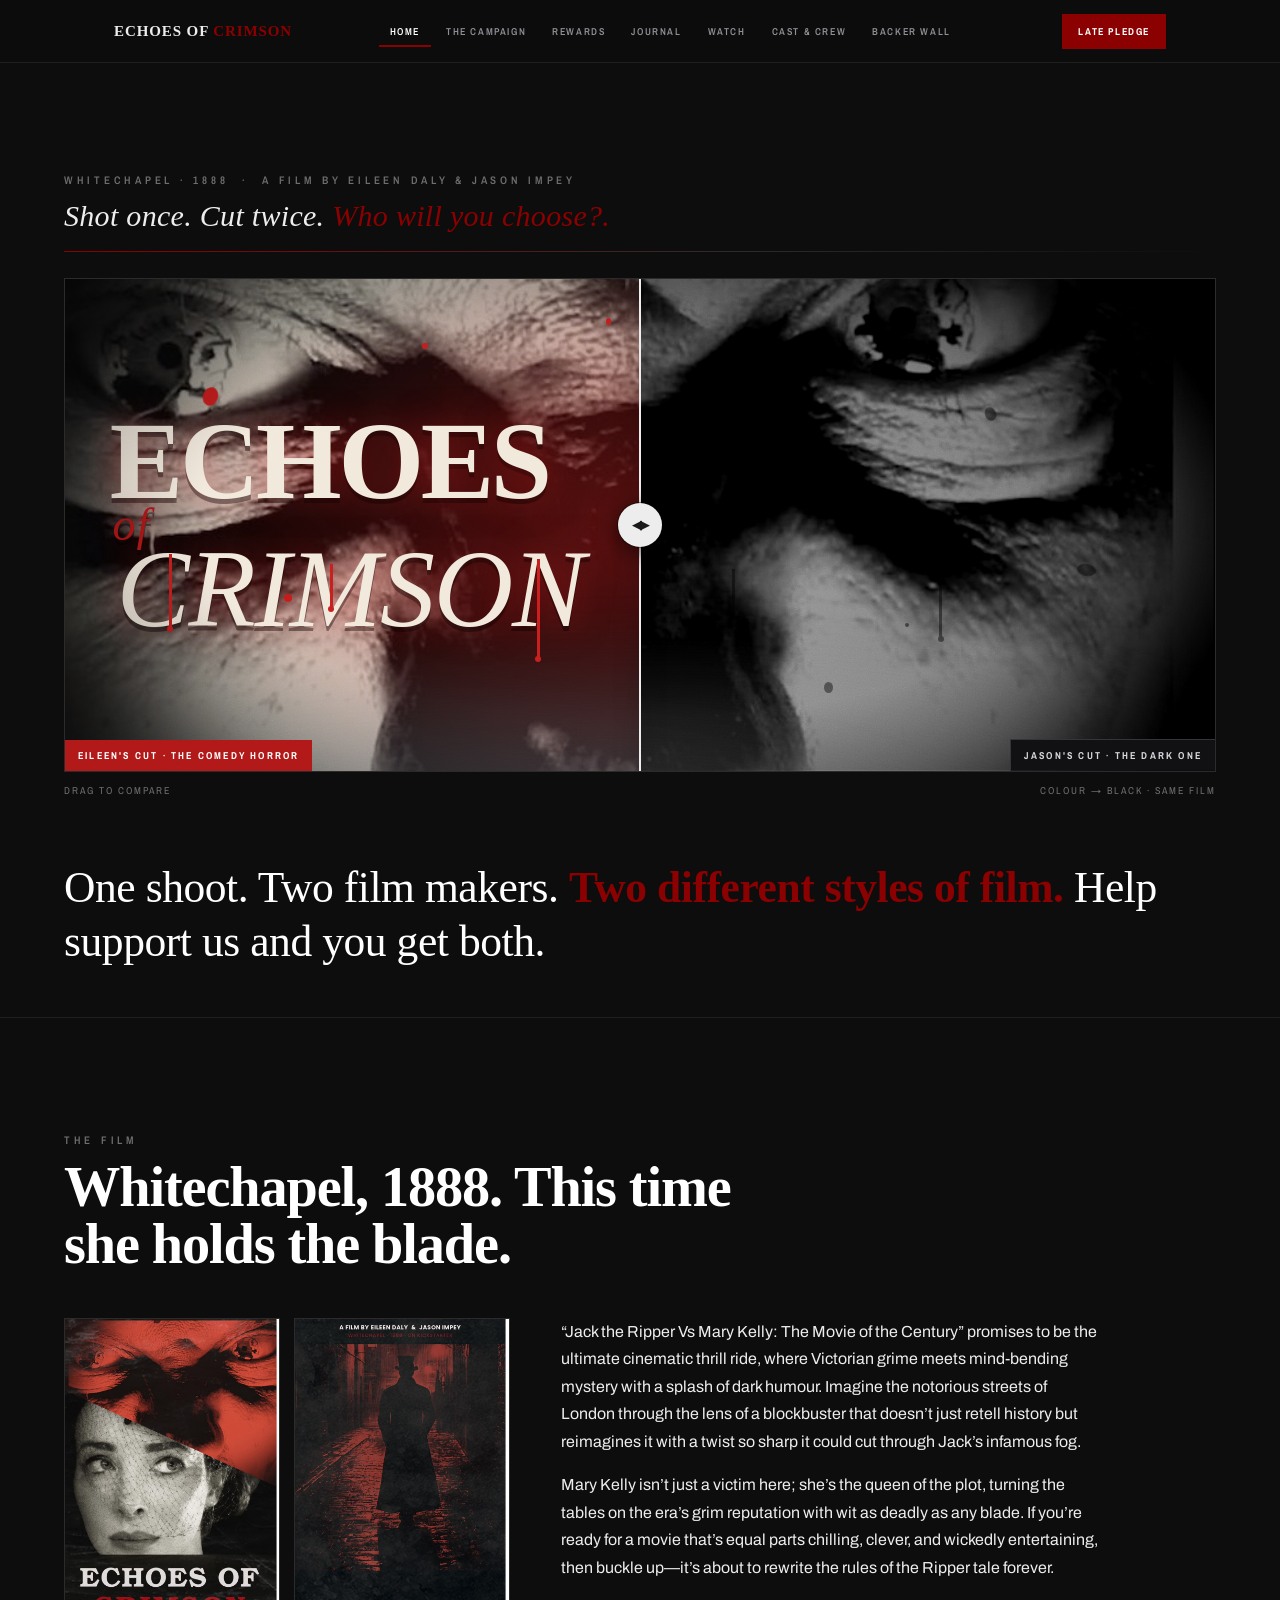
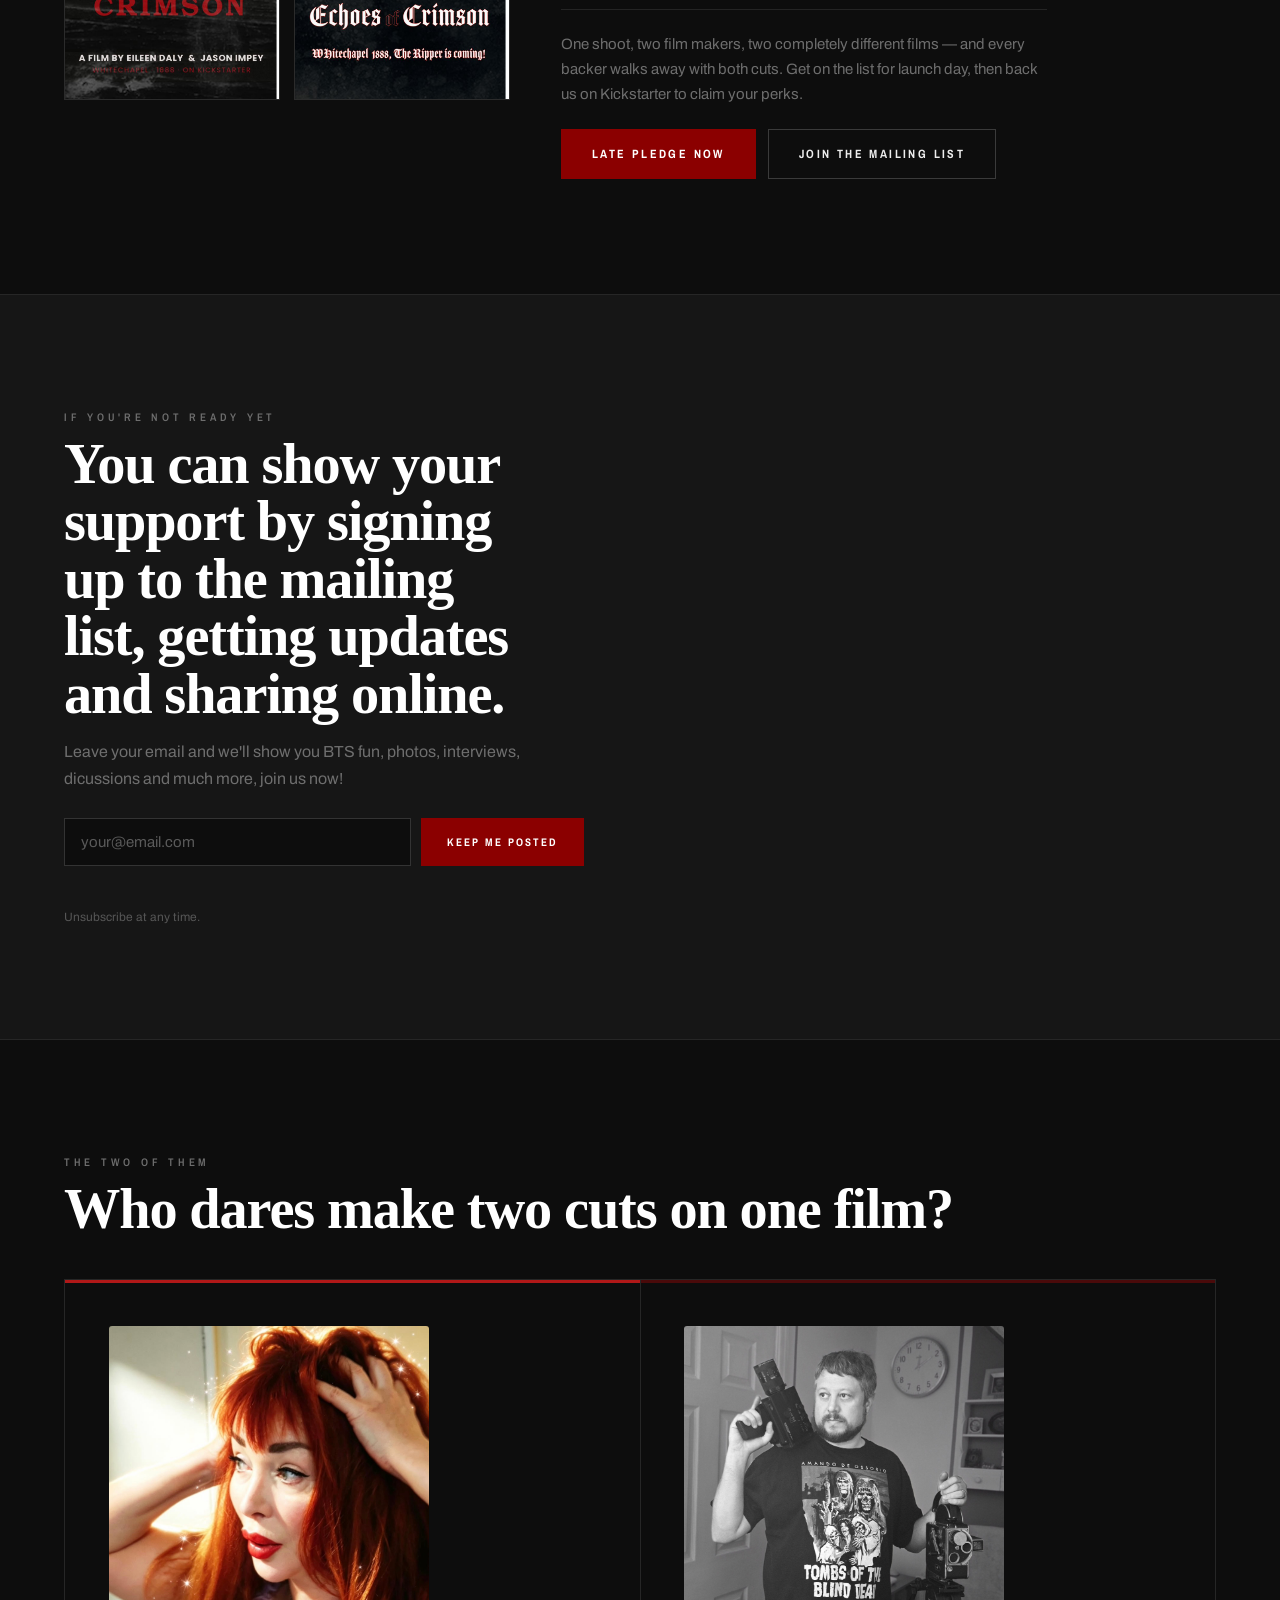
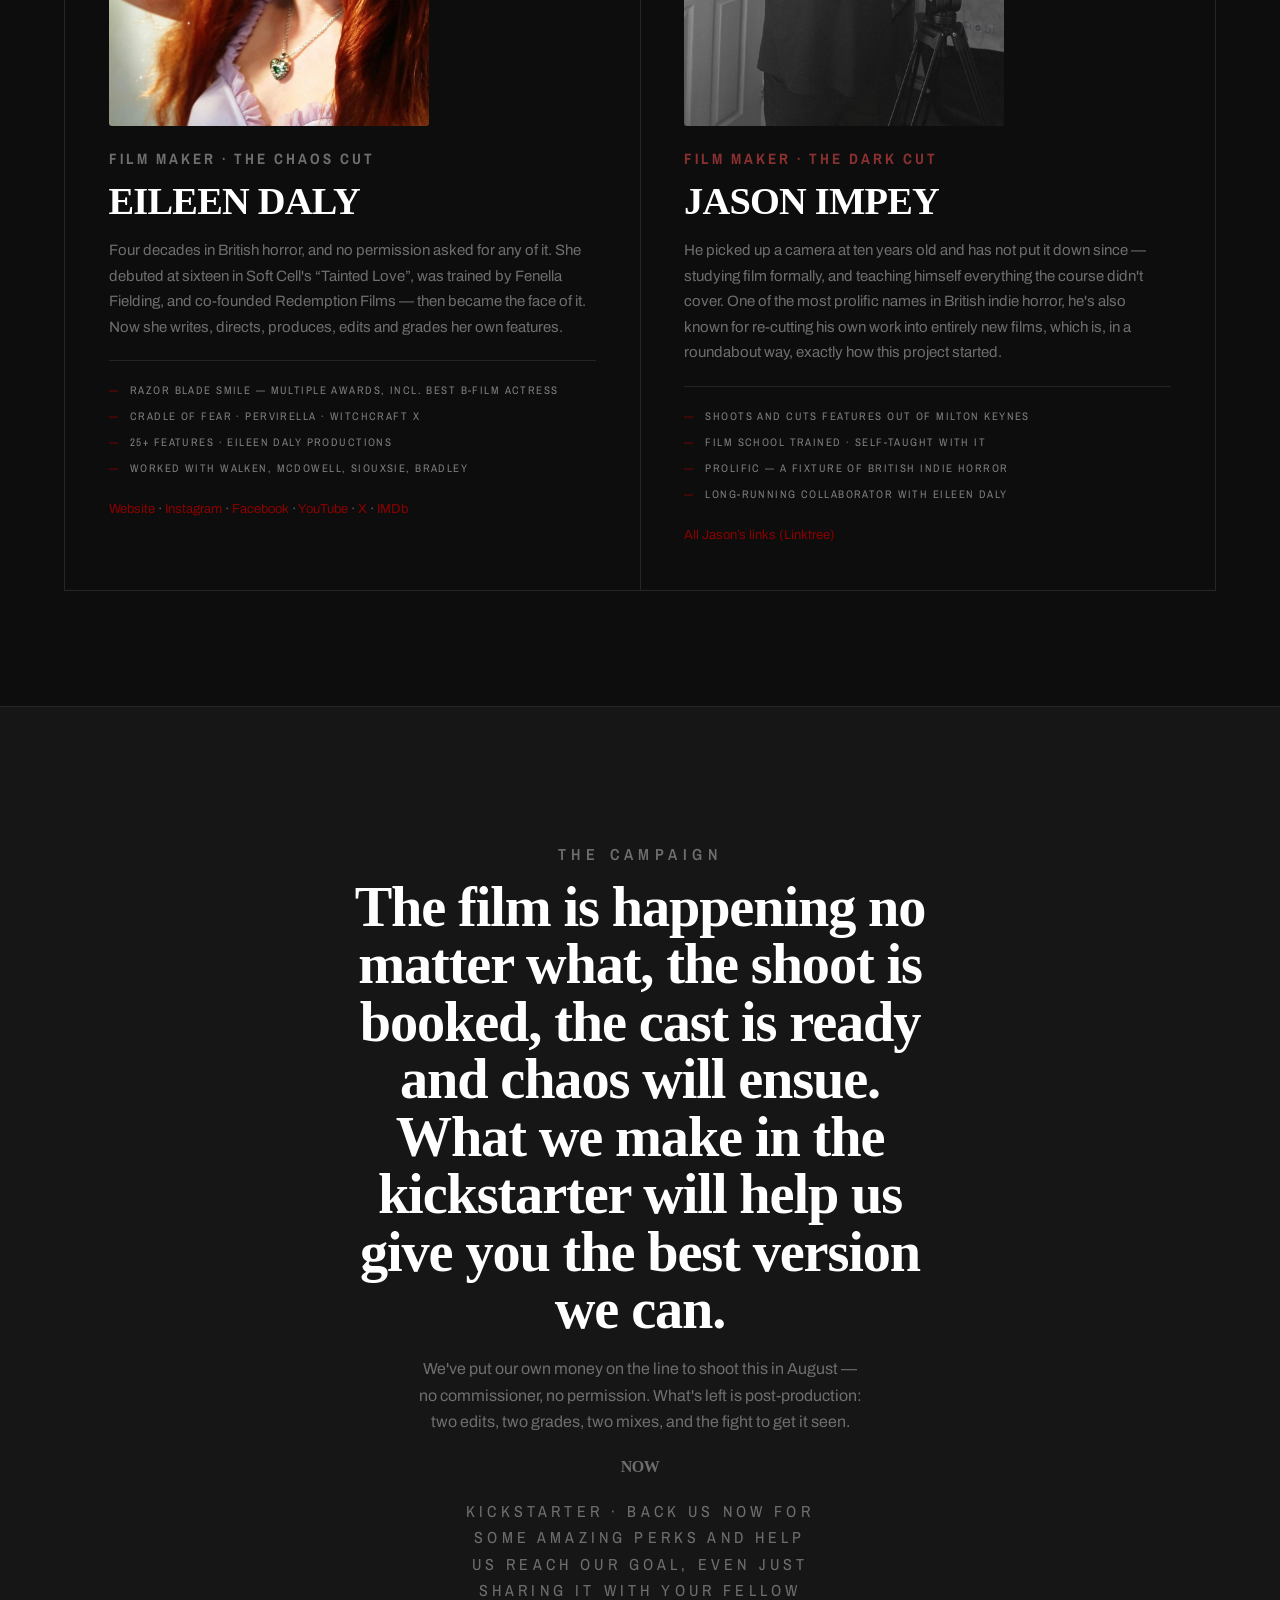
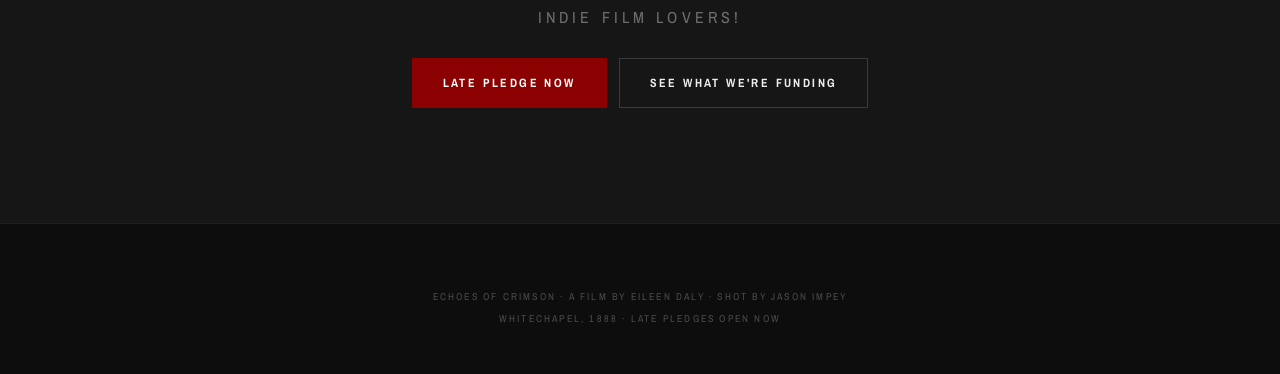
<file: index.html>
<!DOCTYPE html>
<html lang="en">
<head>
<meta charset="utf-8">
<meta name="viewport" content="width=device-width, initial-scale=1">
<title>Echoes of Crimson — One shoot. Two film makers. Two films.</title>
<meta name="description" content="A Jack the Ripper film cut two ways. Eileen Daly's version and Jason Impey's version. Every backer gets both.">
<link rel="preconnect" href="https://fonts.googleapis.com">
<link rel="preconnect" href="https://fonts.gstatic.com" crossorigin>
<link href="https://fonts.googleapis.com/css2?family=Archivo:wght@400;500;600;700&family=Archivo+Narrow:wght@400;600;700&display=swap" rel="stylesheet">
<link rel="stylesheet" href="style.css">
</head>
<body>
<nav class="nav">
  <div class="nav-in">
    <a class="mark" href="index.html">Echoes of <span>Crimson</span></a>
    <ul class="nav-links">
      <li><a href="index.html" aria-current="page">Home</a></li>
      <li><a href="kickstarter.html">The Campaign</a></li>
      <li><a href="rewards.html">Rewards</a></li>
      <li><a href="journal.html">Journal</a></li>
      <li><a href="watch.html">Watch</a></li>
      <li><a href="cast.html">Cast &amp; Crew</a></li>
      <li><a href="backers.html">Backer Wall</a></li>
    </ul>
    <div class="nav-right">
      <ul class="socials"><li data-social="instagram"></li><li data-social="tiktok"></li><li data-social="youtube"></li><li data-social="facebook"></li><li data-social="x"></li></ul>
      <a class="btn btn-ks" href="https://www.kickstarter.com/projects/echoesofcrimson/echoes-of-crimson/rewards" target="_blank" rel="noopener">Late pledge</a>
    </div>
  </div>
</nav>
<!-- HERO -->
<header class="hero">
  <div class="hero-head">
    <p class="eyebrow">Whitechapel · 1888 &nbsp;·&nbsp; A film by Eileen Daly &amp; Jason Impey</p>
    <p class="sub">Shot once. Cut twice. <span style="color:#8B0000">Who will you choose?.</span></p>
    <div class="rule"></div>
  </div>

  <div class="split-wrap">
    <div class="split" id="split" tabindex="0" role="slider"
         aria-label="Compare Eileen's cut and Jason's cut"
         aria-valuemin="0" aria-valuemax="100" aria-valuenow="50">

      <div class="pane eileen">
        <div class="scene">
          <div class="field"></div>
          <div class="splat"><i></i><i></i><i></i><i></i><i></i><i></i><i></i><i></i></div>
          <h1 class="titleblock"><span class="l1">Echoes</span><span class="of">of</span><span class="l2">Crimson</span></h1>
          <div class="drips"><i></i><i></i><i></i><i></i><i></i></div>
          <div class="fog"></div>
          <div class="fog b"></div>
          <div class="vig"></div>
          <div class="grain"></div>
        </div>
        <span class="tag l">Eileen's cut &middot; the comedy horror</span>
      </div>

      <div class="pane jason">
        <div class="scene">
          <div class="field"></div>
          <div class="splat"><i></i><i></i><i></i><i></i><i></i><i></i><i></i><i></i></div>
          <div class="titleblock" aria-hidden="true"><span class="l1">Echoes</span><span class="of">of</span><span class="l2">Crimson</span></div>
          <div class="drips"><i></i><i></i><i></i><i></i><i></i></div>
          <div class="fog"></div>
          <div class="fog b"></div>
          <div class="vig"></div>
          <div class="grain"></div>
        </div>
        <span class="tag r">Jason's cut &middot; the dark one</span>
      </div>

      <div class="handle" id="handle"><div class="grip">◀▶</div></div>
    </div>

    <div class="hint">
      <p>Drag to compare</p>
      <p>Colour &rarr; Black &middot; Same film</p>
    </div>
  </div>

  <p class="thesis" style="margin-top:clamp(36px,5vw,64px)">
    One shoot. Two film makers. <b>Two different styles of film.</b> Help support us and you get both.
  </p>
</header>

<!-- THE FILM -->
<section class="film" id="film">
  <div class="inner">
    <p class="eyebrow">The film</p>
    <h2 class="h2">Whitechapel, 1888. This time she holds the blade.</h2>

    <div class="film-grid">
      <div class="posters">
        <figure class="poster">
          <img src="poster-mary-kelly.png" alt="Echoes of Crimson poster — Mary Kelly beneath a mourning veil, a blood-red spectre bleeding through above her">
        </figure>
        <figure class="poster">
          <img src="poster-ripper.png" alt="Echoes of Crimson poster — the Ripper's silhouette standing in a blood-lit Whitechapel alley">
        </figure>
      </div>

      <div class="film-copy">
        <div class="film-bio">
          <p>&ldquo;Jack the Ripper Vs Mary Kelly: The Movie of the Century&rdquo; promises to be the ultimate cinematic thrill ride, where Victorian grime meets mind-bending mystery with a splash of dark humour. Imagine the notorious streets of London through the lens of a blockbuster that doesn&rsquo;t just retell history but reimagines it with a twist so sharp it could cut through Jack&rsquo;s infamous fog.</p>
          <p>Mary Kelly isn&rsquo;t just a victim here; she&rsquo;s the queen of the plot, turning the tables on the era&rsquo;s grim reputation with wit as deadly as any blade. If you&rsquo;re ready for a movie that&rsquo;s equal parts chilling, clever, and wickedly entertaining, then buckle up&mdash;it&rsquo;s about to rewrite the rules of the Ripper tale forever.</p>
        </div>

        <p class="film-ask">One shoot, two film makers, two completely different films &mdash; and every backer walks away with both cuts. Get on the list for launch day, then back us on Kickstarter to claim your perks.</p>

        <div class="cta-row">
          <a class="btn btn-ks btn-lg" href="https://www.kickstarter.com/projects/echoesofcrimson/echoes-of-crimson/rewards" target="_blank" rel="noopener">Late pledge now</a>
          <a class="btn btn-lg" href="#notify">Join the mailing list</a>
        </div>
      </div>
    </div>
  </div>
</section>

<!-- EMAIL — the quiet second line -->
<section class="capture" id="notify">
  <div class="inner">
    <p class="eyebrow">If you're not ready yet</p>
    <h2 class="h2">You can show your support by signing up to the mailing list, getting updates and sharing online.</h2>
    <p class="lede">Leave your email and we'll show you BTS fun, photos, interviews, dicussions and much more, join us now!</p>
    <form class="form" id="form" novalidate>
      <input type="email" id="email" name="fields[email]" placeholder="your@email.com" aria-label="Email address" required>
      <input type="hidden" name="ml-submit" value="1">
      <input type="hidden" name="anticsrf" value="true">
      <button type="submit">Keep me posted</button>
    </form>
    <!-- the form posts into this hidden frame so the page never navigates away -->
    <iframe name="ml-sink" title="hidden" style="display:none;width:0;height:0;border:0" aria-hidden="true"></iframe>
    <p class="said" id="said" role="status"></p>
    <p class="note">Unsubscribe at any time.</p>
  </div>
</section>
<!-- MAKERS -->
<section>
  <div class="inner">
    <p class="eyebrow">The two of them</p>
    <h2 class="h2">Who dares make two cuts on one film?</h2>

    <div class="makers">
      <article class="maker">
        <img class="maker-photo" src="eileen-daly-portrait.jpg" alt="Eileen Daly" style="display:block;width:100%;max-width:320px;aspect-ratio:4/5;object-fit:cover;border-radius:3px;margin:0 0 20px;">
        <p class="role">Film maker · The chaos cut</p>
        <h3>Eileen Daly</h3>
        <p>Four decades in British horror, and no permission asked for any of it. She debuted at sixteen in Soft Cell's “Tainted Love”, was trained by Fenella Fielding, and co‑founded Redemption Films — then became the face of it. Now she writes, directs, produces, edits and grades her own features.</p>
        <ul class="creds">
          <li>Razor Blade Smile — multiple awards, incl. Best B‑Film Actress</li>
          <li>Cradle of Fear · Pervirella · Witchcraft X</li>
          <li>25+ features · Eileen Daly Productions</li>
          <li>Worked with Walken, McDowell, Siouxsie, Bradley</li>
        </ul>
        <p class="maker-links" style="margin:16px 0 0;font-size:13px;line-height:24px;color:#6E6E6E;">
          <a href="https://www.eileendalyproductions.com/" target="_blank" rel="noopener" style="color:#8B0000;text-decoration:none;">Website</a> &middot;
          <a href="https://www.instagram.com/eileendaly666/" target="_blank" rel="noopener" style="color:#8B0000;text-decoration:none;">Instagram</a> &middot;
          <a href="https://www.facebook.com/EileenDaly666" target="_blank" rel="noopener" style="color:#8B0000;text-decoration:none;">Facebook</a> &middot;
          <a href="https://www.youtube.com/@EileenDalyProductions" target="_blank" rel="noopener" style="color:#8B0000;text-decoration:none;">YouTube</a> &middot;
          <a href="https://x.com/eileenstarlet" target="_blank" rel="noopener" style="color:#8B0000;text-decoration:none;">X</a> &middot;
          <a href="https://www.imdb.com/name/nm0198432/" target="_blank" rel="noopener" style="color:#8B0000;text-decoration:none;">IMDb</a>
        </p>
      </article>

      <article class="maker">
        <img class="maker-photo" src="jason-impey-portrait.jpg" alt="Jason Impey" style="display:block;width:100%;max-width:320px;aspect-ratio:4/5;object-fit:cover;border-radius:3px;margin:0 0 20px;">
        <p class="role">Film maker · The dark cut</p>
        <h3>Jason Impey</h3>
        <p>He picked up a camera at ten years old and has not put it down since — studying film formally, and teaching himself everything the course didn't cover. One of the most prolific names in British indie horror, he's also known for re‑cutting his own work into entirely new films, which is, in a roundabout way, exactly how this project started.</p>
        <ul class="creds">
          <li>Shoots and cuts features out of Milton Keynes</li>
          <li>Film school trained · self‑taught with it</li>
          <li>Prolific — a fixture of British indie horror</li>
          <li>Long‑running collaborator with Eileen Daly</li>
        </ul>
        <p class="maker-links" style="margin:16px 0 0;font-size:13px;line-height:24px;color:#6E6E6E;">
          <a href="https://linktr.ee/jasonimpey" target="_blank" rel="noopener" style="color:#8B0000;text-decoration:none;">All Jason&rsquo;s links (Linktree)</a>
        </p>
      </article>
    </div>
  </div>
</section>

<!-- KICKSTARTER -->
<section class="ks">
  <div class="inner">
    <p class="eyebrow">The campaign</p>
    <h2 class="h2">The film is happening no matter what, the shoot is booked, the cast is ready and chaos will ensue. What we make in the kickstarter will help us give you the best version we can.</h2>
    <p>We've put our own money on the line to shoot this in August — no commissioner, no permission. What's left is post‑production: two edits, two grades, two mixes, and the fight to get it seen.</p>
    <p class="when" data-launch-big>Now</p>
    <p class="ks-note">Kickstarter · Back us now for some amazing perks and help us reach our goal, even just sharing it with your fellow indie film lovers!</p>
    <div class="cta-row" style="justify-content:center">
      <a class="btn btn-ks btn-lg" href="https://www.kickstarter.com/projects/echoesofcrimson/echoes-of-crimson/rewards" target="_blank" rel="noopener">Late pledge now</a>
      <a class="btn btn-lg" href="kickstarter.html">See what we're funding</a>
    </div>
  </div>
</section>
<footer>
  <ul class="footer-socials"><li data-social="instagram"></li><li data-social="tiktok"></li><li data-social="youtube"></li><li data-social="facebook"></li><li data-social="x"></li></ul>
  <p>Echoes of Crimson · A film by Eileen Daly · Shot by Jason Impey<br>Whitechapel, 1888 · Late pledges open now</p>
</footer>
<script src="site.js"></script>
</body>
</html>
</file>
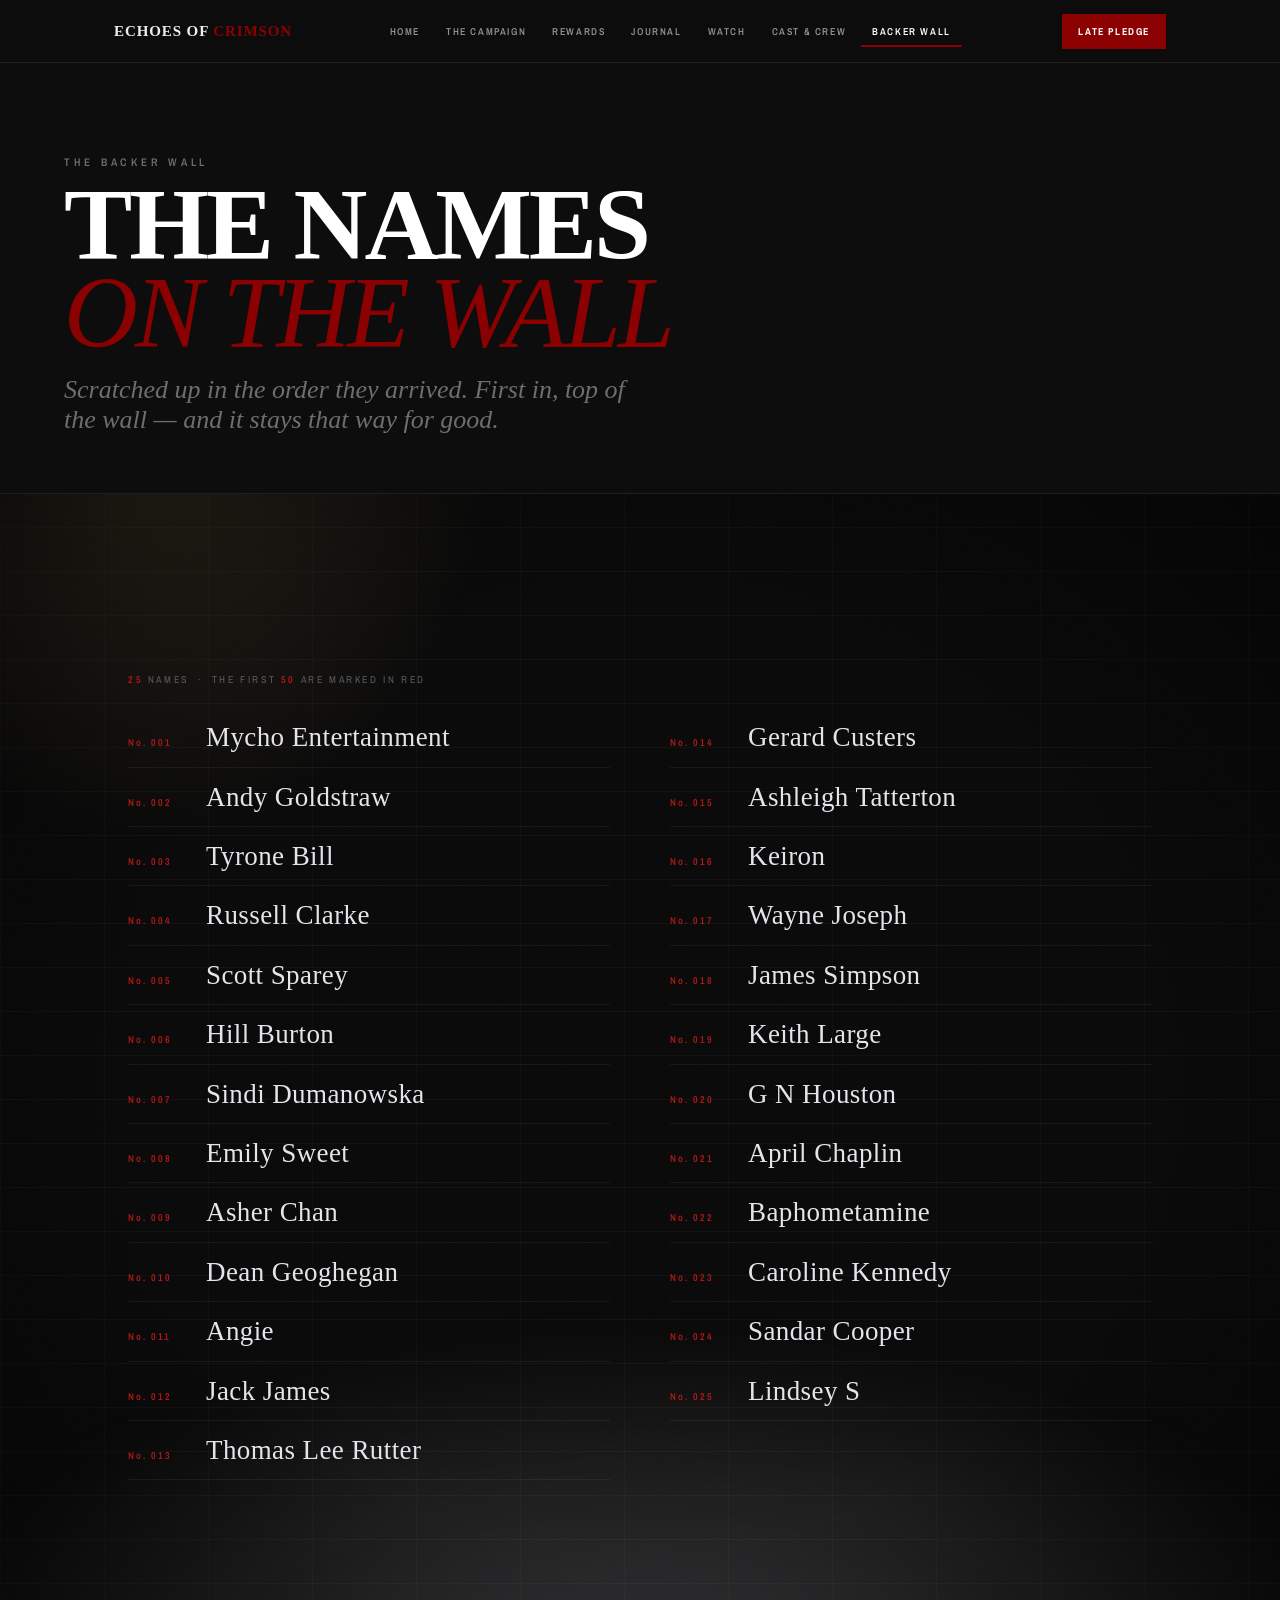
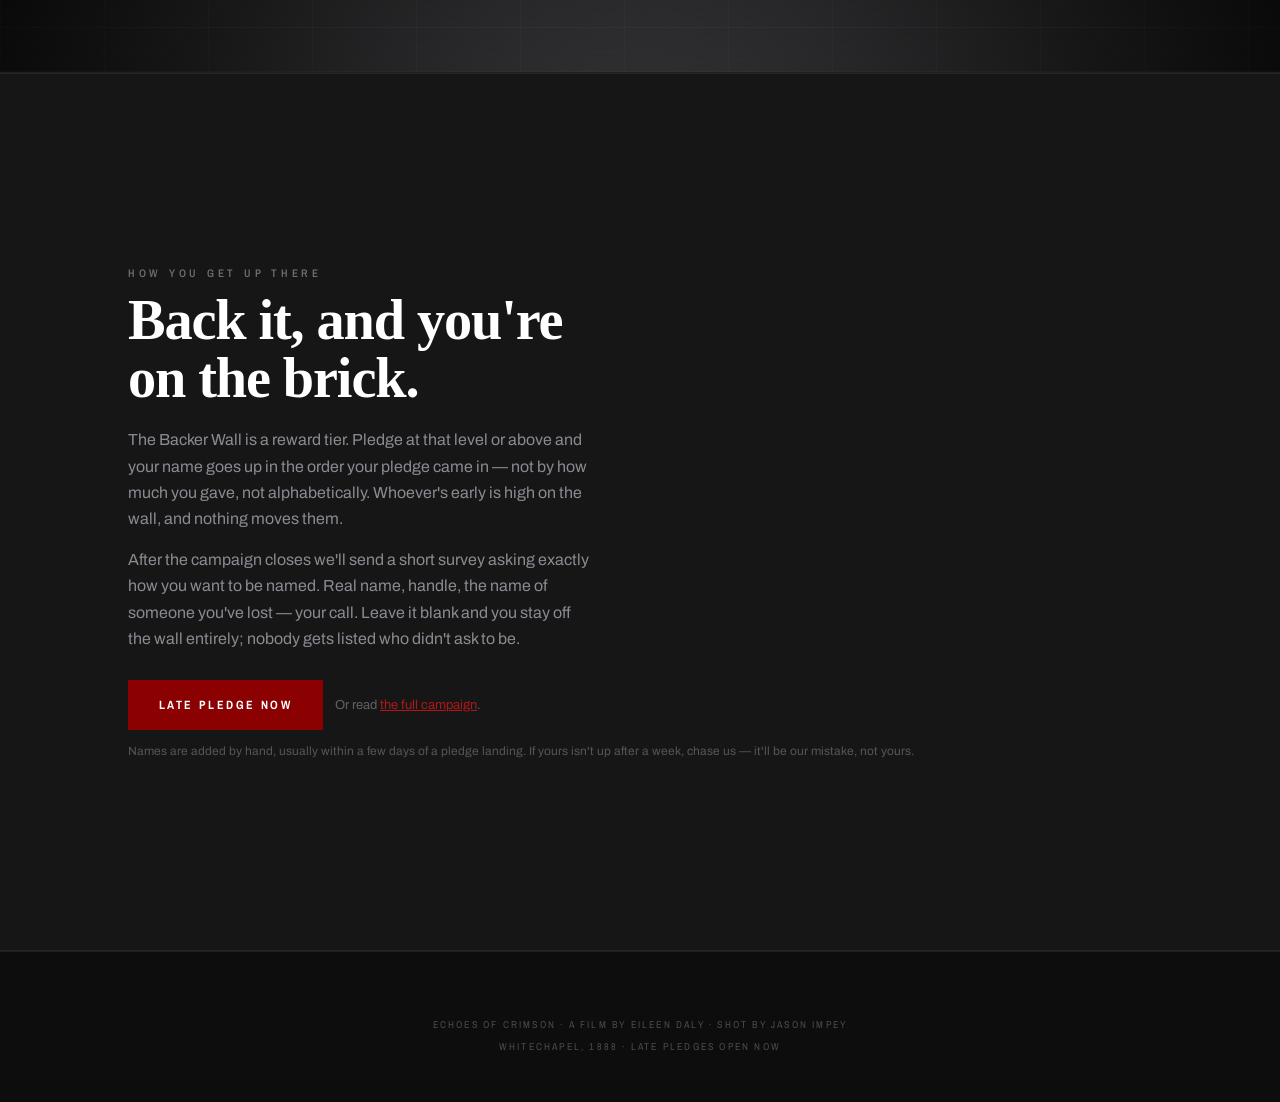
<file: backers.html>
<!DOCTYPE html>
<html lang="en">
<head>
<meta charset="utf-8">
<meta name="viewport" content="width=device-width, initial-scale=1">
<title>The Backer Wall — Echoes of Crimson</title>
<meta name="description" content="Every name that backed Echoes of Crimson, in the order they arrived. First in, top of the wall.">
<link rel="preconnect" href="https://fonts.googleapis.com">
<link rel="preconnect" href="https://fonts.gstatic.com" crossorigin>
<link href="https://fonts.googleapis.com/css2?family=Archivo:wght@400;500;600;700&family=Archivo+Narrow:wght@400;600;700&display=swap" rel="stylesheet">
<link rel="stylesheet" href="style.css">

<style>
/* ── The alley wall. Scoped to this page only — touches nothing global. ── */
.alley{
  position:relative;overflow:hidden;
  margin-top:clamp(34px,5vw,58px);
  background-color:#0A0A0A;
  background-image:
    repeating-linear-gradient(0deg, rgba(255,255,255,.030) 0 1px, transparent 1px 44px),
    repeating-linear-gradient(90deg, rgba(255,255,255,.022) 0 1px, transparent 1px 104px);
  border-top:1px solid #1F1F1F;
  border-bottom:1px solid #1F1F1F;
}
.gaslight{
  position:absolute;inset:0;z-index:2;pointer-events:none;
  background:radial-gradient(40% 48% at 11% -4%, rgba(226,188,116,.17), transparent 68%);
  animation:gasflicker 7s ease-in-out infinite alternate;
}
@keyframes gasflicker{
  0%{opacity:.82} 22%{opacity:1} 41%{opacity:.74} 63%{opacity:.95} 100%{opacity:.86}
}
.wall-inner{
  position:relative;z-index:6;
  max-width:1180px;margin:0 auto;
  padding:clamp(38px,5vw,68px) var(--gutter) clamp(46px,6vw,80px);
}
.wall-legend{
  font-family:var(--util);text-transform:uppercase;letter-spacing:.26em;
  font-size:10px;color:#5A5A60;margin-bottom:22px;
}
.wall-legend b{color:var(--crimson-hot);font-weight:600}

.wall{list-style:none;margin:0;padding:0}
.wall li{
  display:flex;align-items:baseline;gap:16px;
  padding:13px 0;
  border-bottom:1px solid rgba(255,255,255,.055);
  font-family:var(--display);font-weight:400;
  font-size:clamp(17px,2.3vw,27px);
  line-height:1.2;color:#B9B9C1;
  letter-spacing:.015em;
  transition:color .22s, text-shadow .22s;
  break-inside:avoid;-webkit-column-break-inside:avoid;
}
.wall li:hover{color:var(--white);text-shadow:0 0 22px rgba(176,24,24,.55)}
.wall .num{
  font-family:var(--util);font-size:10px;font-weight:600;
  letter-spacing:.2em;color:#4E4E55;
  flex:none;width:62px;
}
.wall li.charter{color:#E4E4EA}
.wall li.charter .num{color:var(--crimson-hot)}
@media(min-width:900px){
  .wall{columns:2;column-gap:60px}
}

.wall-empty{
  position:relative;z-index:6;
  max-width:1180px;margin:0 auto;
  padding:clamp(52px,8vw,110px) var(--gutter);
  text-align:center;
}
.wall-empty p{
  font-family:var(--display);font-style:italic;
  font-size:clamp(18px,2.6vw,30px);color:#6E6E76;
  max-width:34ch;margin:0 auto;
}
.wall-empty .eyebrow{margin-bottom:16px}

@media(prefers-reduced-motion:reduce){
  .gaslight{animation:none}
}
</style>
</head>
<body>
<nav class="nav">
  <div class="nav-in">
    <a class="mark" href="index.html">Echoes of <span>Crimson</span></a>
    <ul class="nav-links">
      <li><a href="index.html">Home</a></li>
      <li><a href="kickstarter.html">The Campaign</a></li>
      <li><a href="rewards.html">Rewards</a></li>
      <li><a href="journal.html">Journal</a></li>
      <li><a href="watch.html">Watch</a></li>
      <li><a href="cast.html">Cast &amp; Crew</a></li>
      <li><a href="backers.html" aria-current="page">Backer Wall</a></li>
    </ul>
    <div class="nav-right">
      <ul class="socials"><li data-social="instagram"></li><li data-social="tiktok"></li><li data-social="youtube"></li><li data-social="facebook"></li><li data-social="x"></li></ul>
      <a class="btn btn-ks" href="https://www.kickstarter.com/projects/echoesofcrimson/echoes-of-crimson/rewards" target="_blank" rel="noopener">Late pledge</a>
    </div>
  </div>
</nav>

<header class="phead">
  <div class="inner">
    <p class="eyebrow">The Backer Wall</p>
    <h1 class="ptitle">The names<br><em>on the wall</em></h1>
    <p class="plede">Scratched up in the order they arrived. First in, top of the wall — and it stays that way for good.</p>
  </div>
</header>

<section class="alley">
  <div class="gaslight"></div>
  <div class="fog"></div>
  <div class="vig"></div>
  <div class="grain"></div>

  <div class="wall-inner" id="wall-wrap" hidden>
    <p class="wall-legend"><b data-wall-count>0</b> names &nbsp;·&nbsp; the first <b data-charter-count>50</b> are marked in red</p>

<!-- ══════════════════════════════════════════════════════════════
     ADD NAMES HERE — this is the only part of the file you edit.

     One name per line, in this exact shape:

         <li>Their Name</li>

     NEW NAMES GO AT THE BOTTOM of the list, just above the line
     that says "END OF NAMES". The wall is chronological — first
     backer sits at the top forever, so never re-order it.

     The numbers (No. 001, No. 002...) are added automatically.
     Do NOT type them yourself.

     Copy exactly what you see, including both angle brackets.
     If a name has an & in it, write &amp; instead.
     ══════════════════════════════════════════════════════════════ -->

    <ol class="wall" id="wall">

      <!-- REAL BACKERS — do not delete or re-order. New names go at the BOTTOM. -->
      <li>Mycho Entertainment</li>
      <li>Andy Goldstraw</li>
      <li>Tyrone Bill</li>
      <li>Russell Clarke</li>
      <li>Scott Sparey</li>
      <li>Hill Burton</li>
      <li>Sindi Dumanowska</li>
      <li>Emily Sweet</li>
      <li>Asher Chan</li>
      <li>Dean Geoghegan</li>
      <li>Angie</li>
      <li>Jack James</li>
      <li>Thomas Lee Rutter</li>
      <li>Gerard Custers</li>
      <li>Ashleigh Tatterton</li>
      <li>Keiron</li>
      <li>Wayne Joseph</li>
      <li>James Simpson</li>
      <li>Keith Large</li>
      <li>G N Houston</li>
      <li>April Chaplin</li>
      <li>Baphometamine</li>
      <li>Caroline Kennedy</li>
      <li>Sandar Cooper</li>
      <li>Lindsey S</li>

    </ol>
<!-- ═══════════════════ END OF NAMES ═══════════════════ -->

  </div>

  <div class="wall-empty" id="wall-empty" hidden>
    <p class="eyebrow">Nobody yet</p>
    <p>The wall's is looking good now! Congrats to you in the No. 001 spot and it is stays No. 001 for as long as this page exists.</p>
  </div>
</section>

<section class="band">
  <div class="inner" style="padding:clamp(48px,6vw,88px) var(--gutter)">
    <p class="eyebrow">How you get up there</p>
    <h2 class="h2">Back it, and you're<br>on the brick.</h2>
    <p style="max-width:52ch;margin-top:20px;color:#8A8A92;line-height:1.65">
      The Backer Wall is a reward tier. Pledge at that level or above and your name goes up in the order your pledge came in — not by how much you gave, not alphabetically. Whoever's early is high on the wall, and nothing moves them.
    </p>
    <p style="max-width:52ch;margin-top:14px;color:#8A8A92;line-height:1.65">
      After the campaign closes we'll send a short survey asking exactly how you want to be named. Real name, handle, the name of someone you've lost — your call. Leave it blank and you stay off the wall entirely; nobody gets listed who didn't ask to be.
    </p>
    <div class="cta-row">
      <a class="btn btn-lg btn-ks" href="https://www.kickstarter.com/projects/echoesofcrimson/echoes-of-crimson/rewards" target="_blank" rel="noopener">Late pledge now</a>
      <span class="secondary">Or read <a href="kickstarter.html">the full campaign</a>.</span>
    </div>
    <p class="note">Names are added by hand, usually within a few days of a pledge landing. If yours isn't up after a week, chase us — it'll be our mistake, not yours.</p>
  </div>
</section>

<footer>
  <ul class="footer-socials"><li data-social="instagram"></li><li data-social="tiktok"></li><li data-social="youtube"></li><li data-social="facebook"></li><li data-social="x"></li></ul>
  <p>Echoes of Crimson · A film by Eileen Daly · Shot by Jason Impey<br>Whitechapel, 1888 · Late pledges open now</p>
</footer>

<script src="site.js"></script>
<script>
/* ══════════════════════════════════════════════════════════════════
   WALL MACHINERY — you don't need to touch this.

   The one thing you CAN change is the number below: how many of the
   earliest names get marked out in red as the founding group.
   ══════════════════════════════════════════════════════════════════ */
var CHARTER_COUNT = 50;

(function(){
  var wall  = document.getElementById('wall');
  var wrap  = document.getElementById('wall-wrap');
  var empty = document.getElementById('wall-empty');
  if(!wall || !wrap || !empty) return;

  var items = wall.querySelectorAll('li');

  if(!items.length){
    empty.hidden = false;
    return;
  }

  wrap.hidden = false;

  items.forEach(function(li, i){
    var n = document.createElement('span');
    n.className = 'num';
    n.textContent = 'No. ' + String(i + 1).padStart(3, '0');
    li.insertBefore(n, li.firstChild);
    if(i < CHARTER_COUNT) li.classList.add('charter');
  });

  document.querySelectorAll('[data-wall-count]').forEach(function(el){
    el.textContent = items.length;
  });
  document.querySelectorAll('[data-charter-count]').forEach(function(el){
    el.textContent = CHARTER_COUNT;
  });
})();
</script>
</body>
</html>
</file>
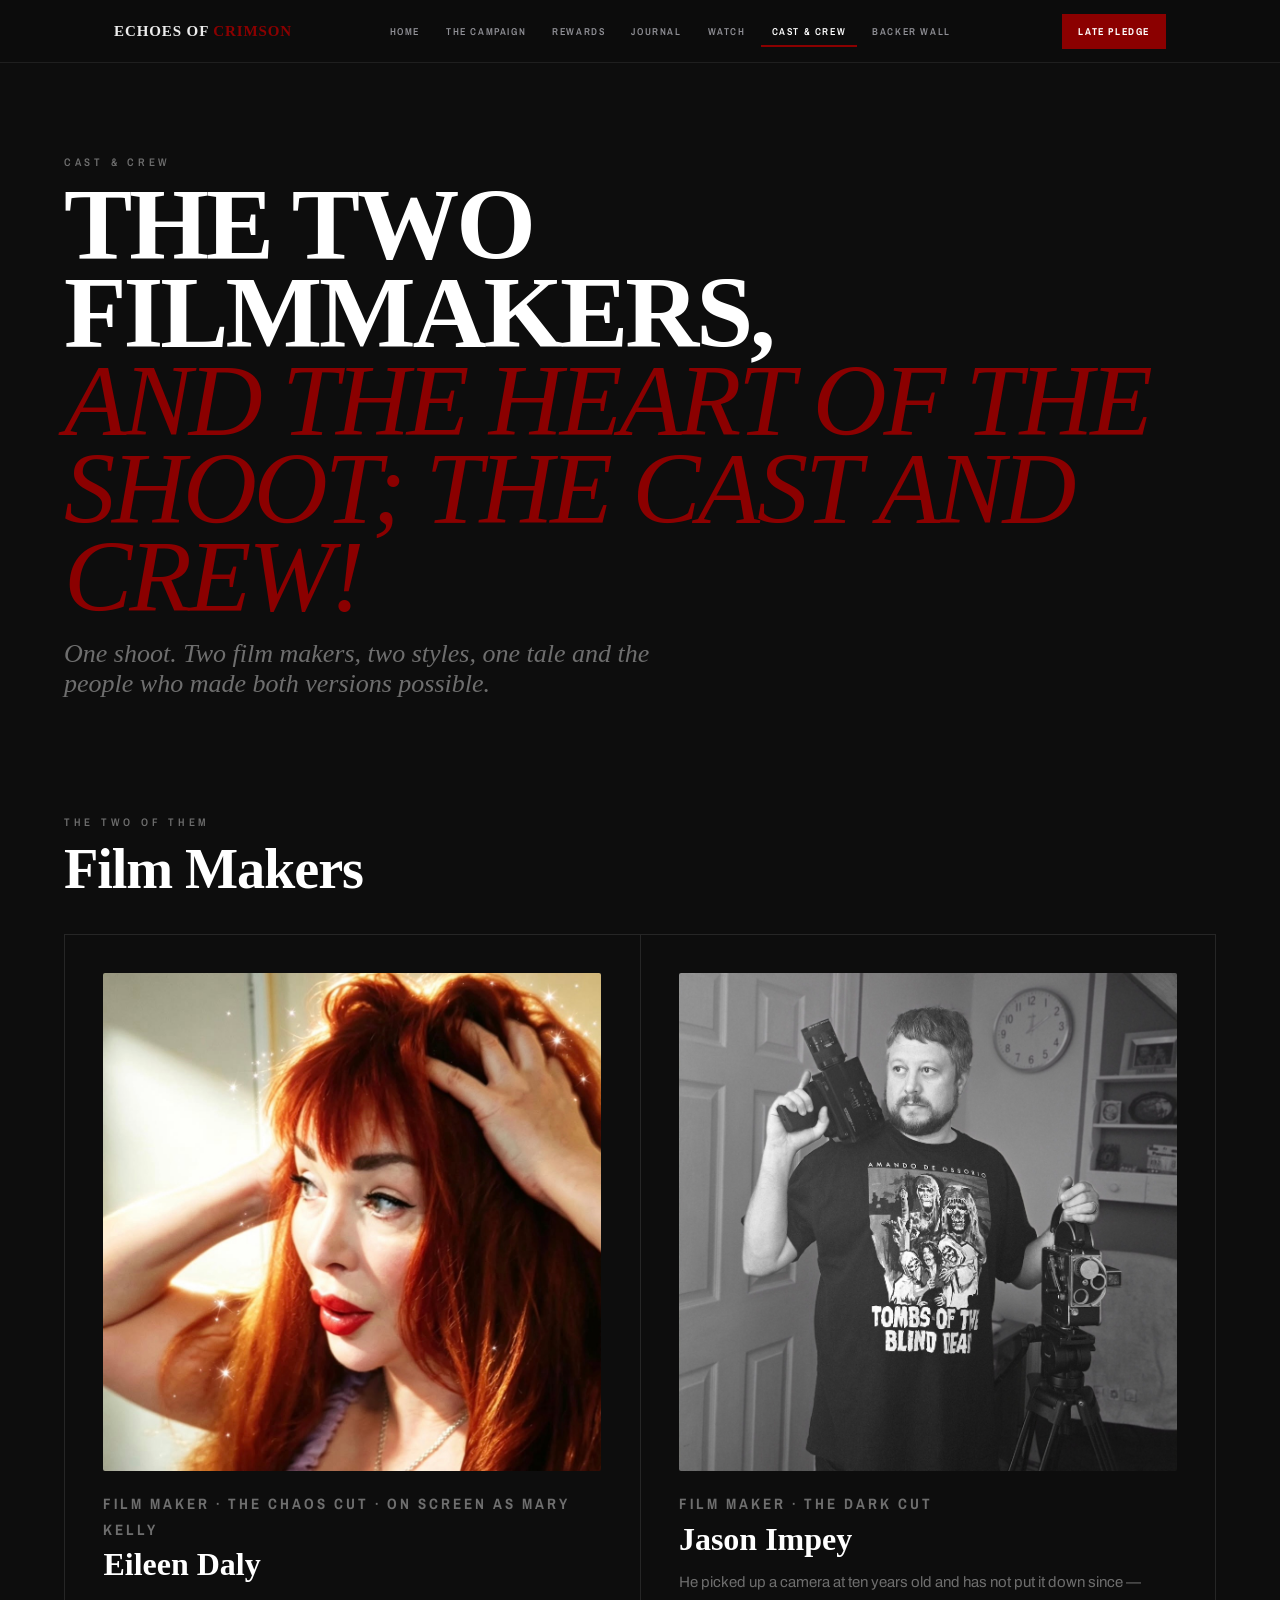
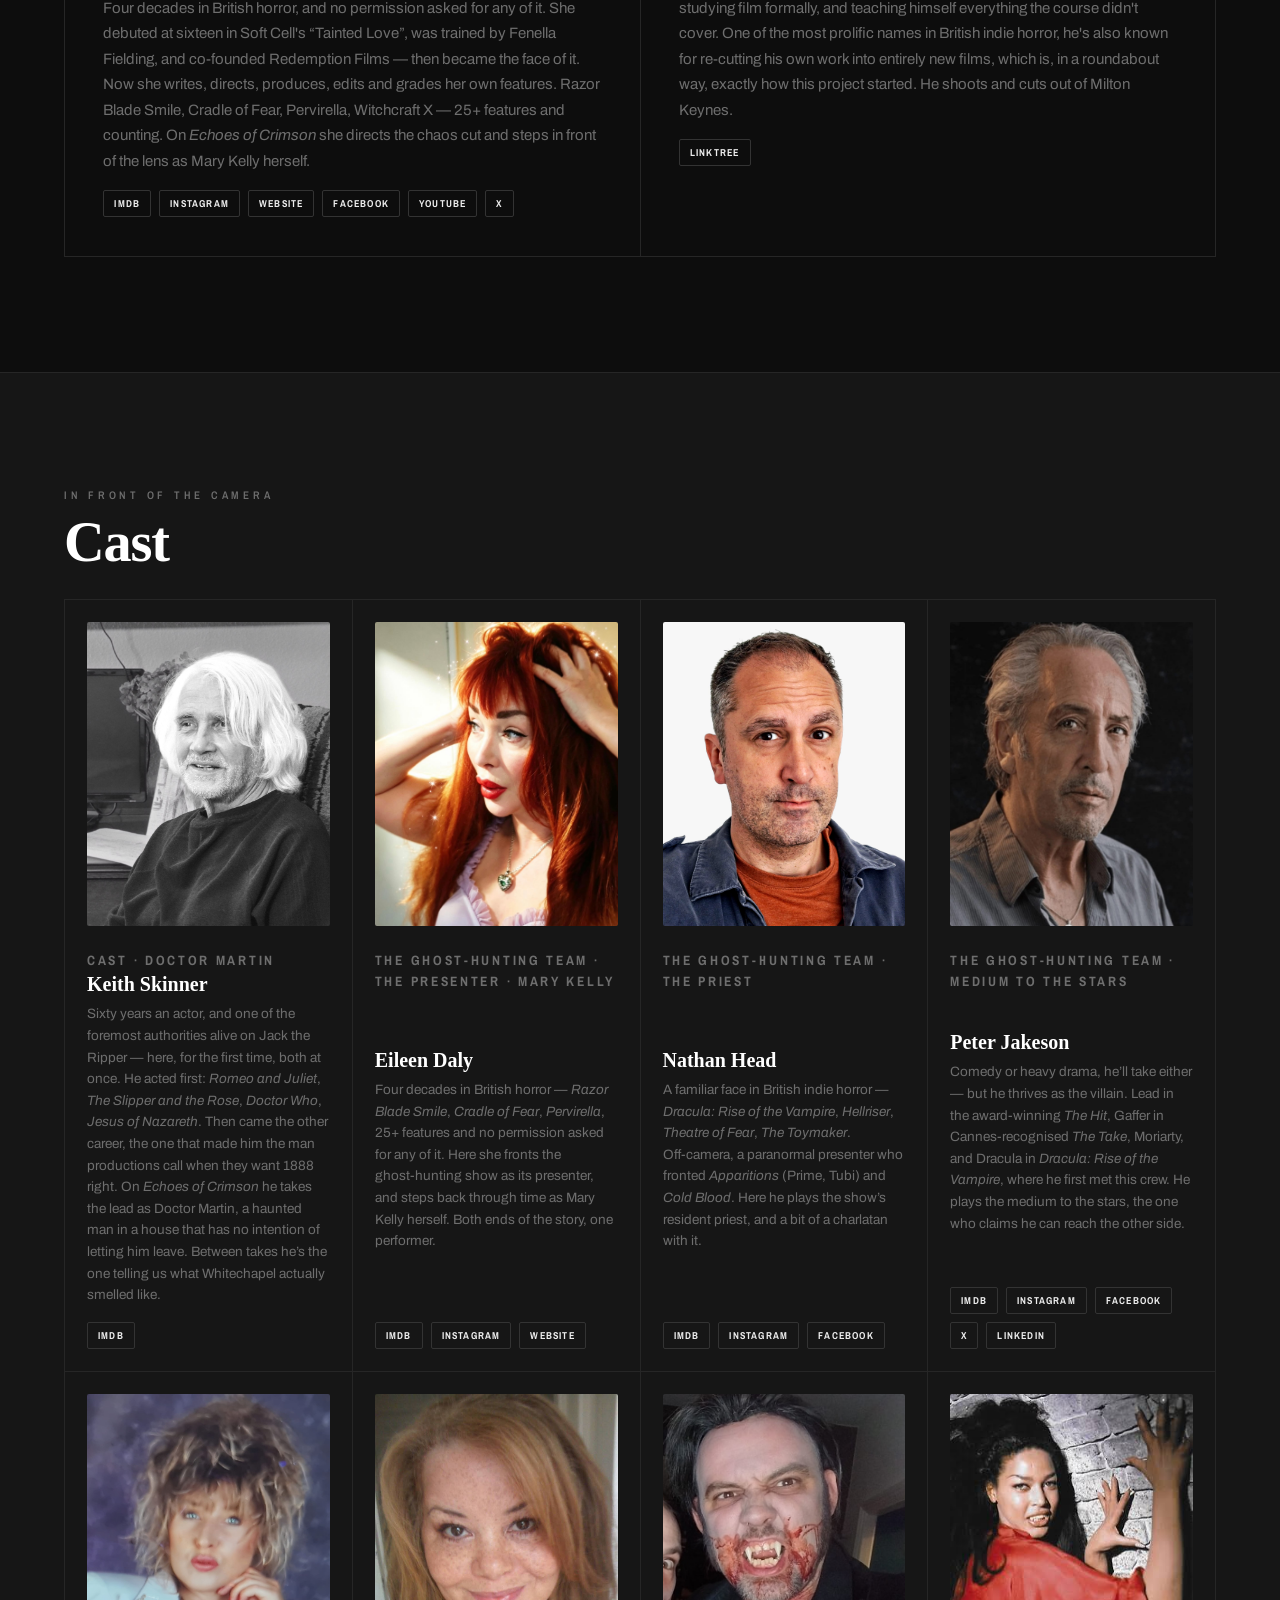
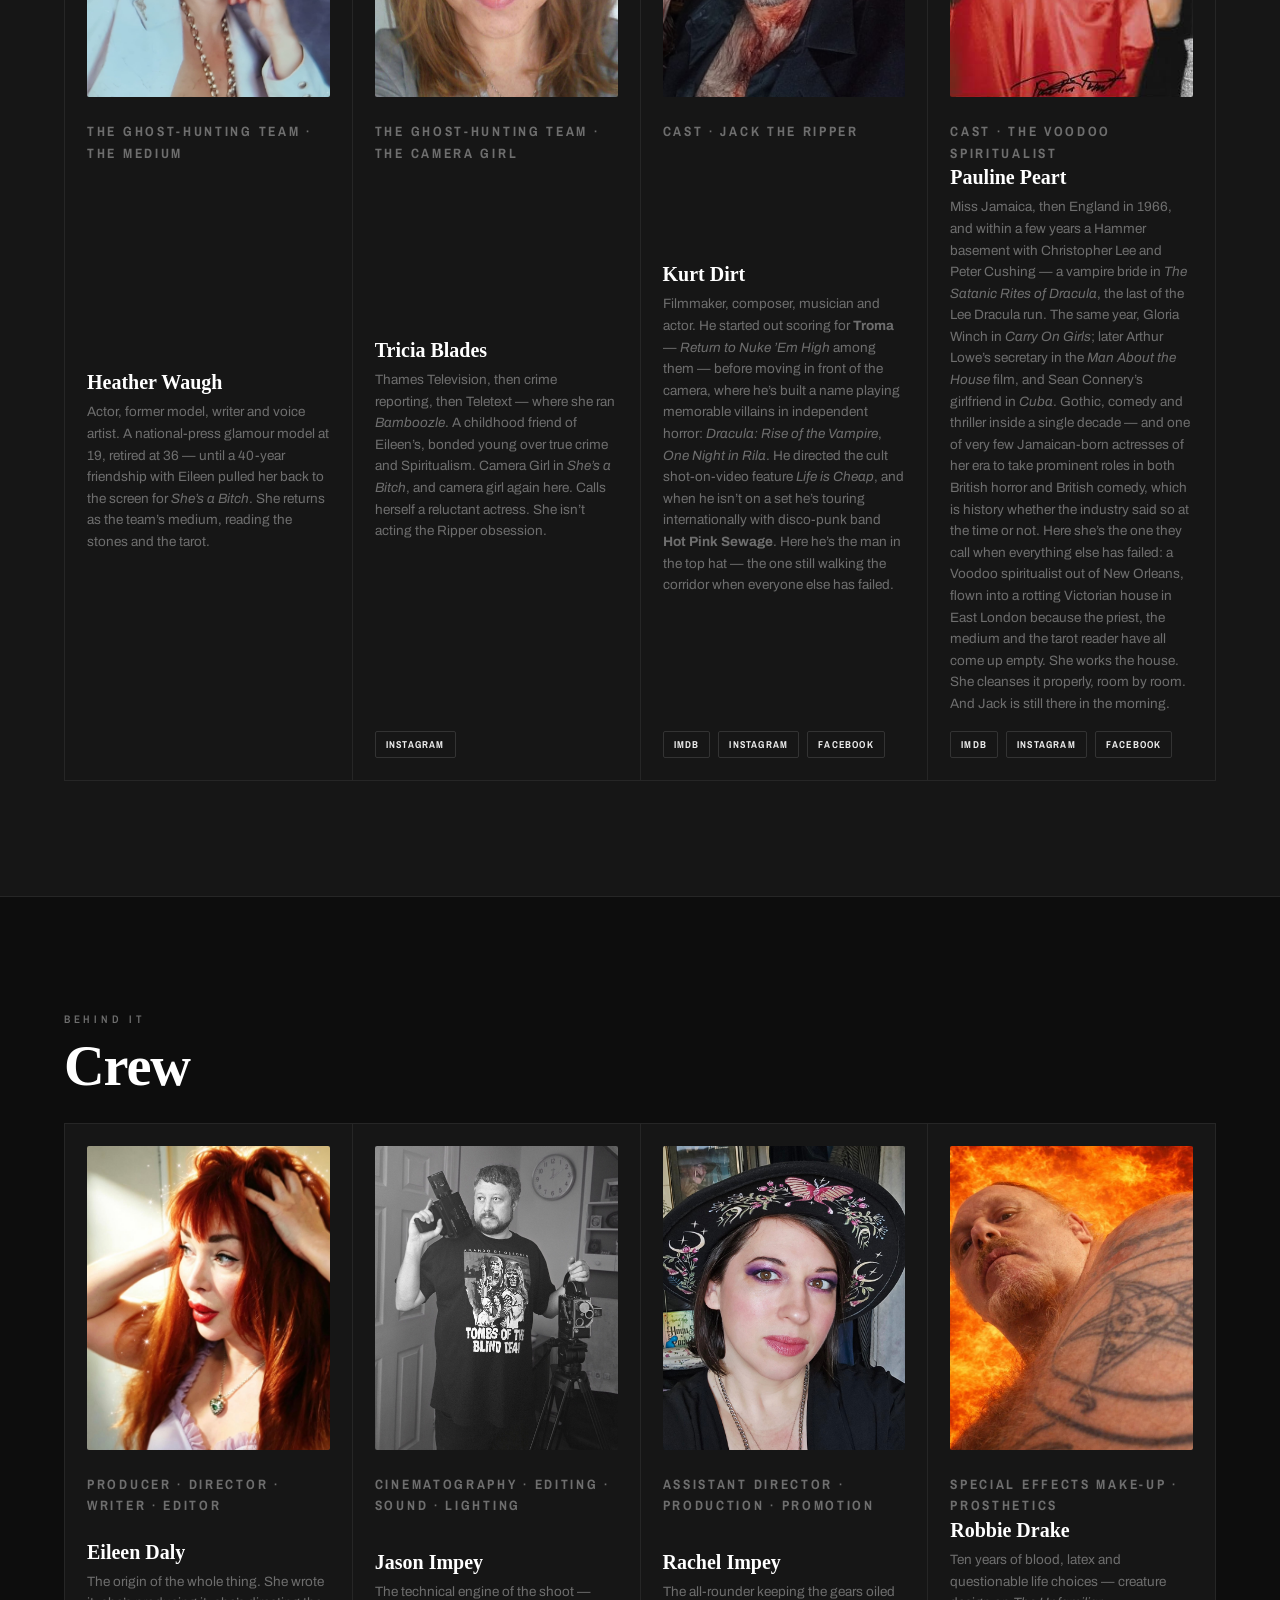
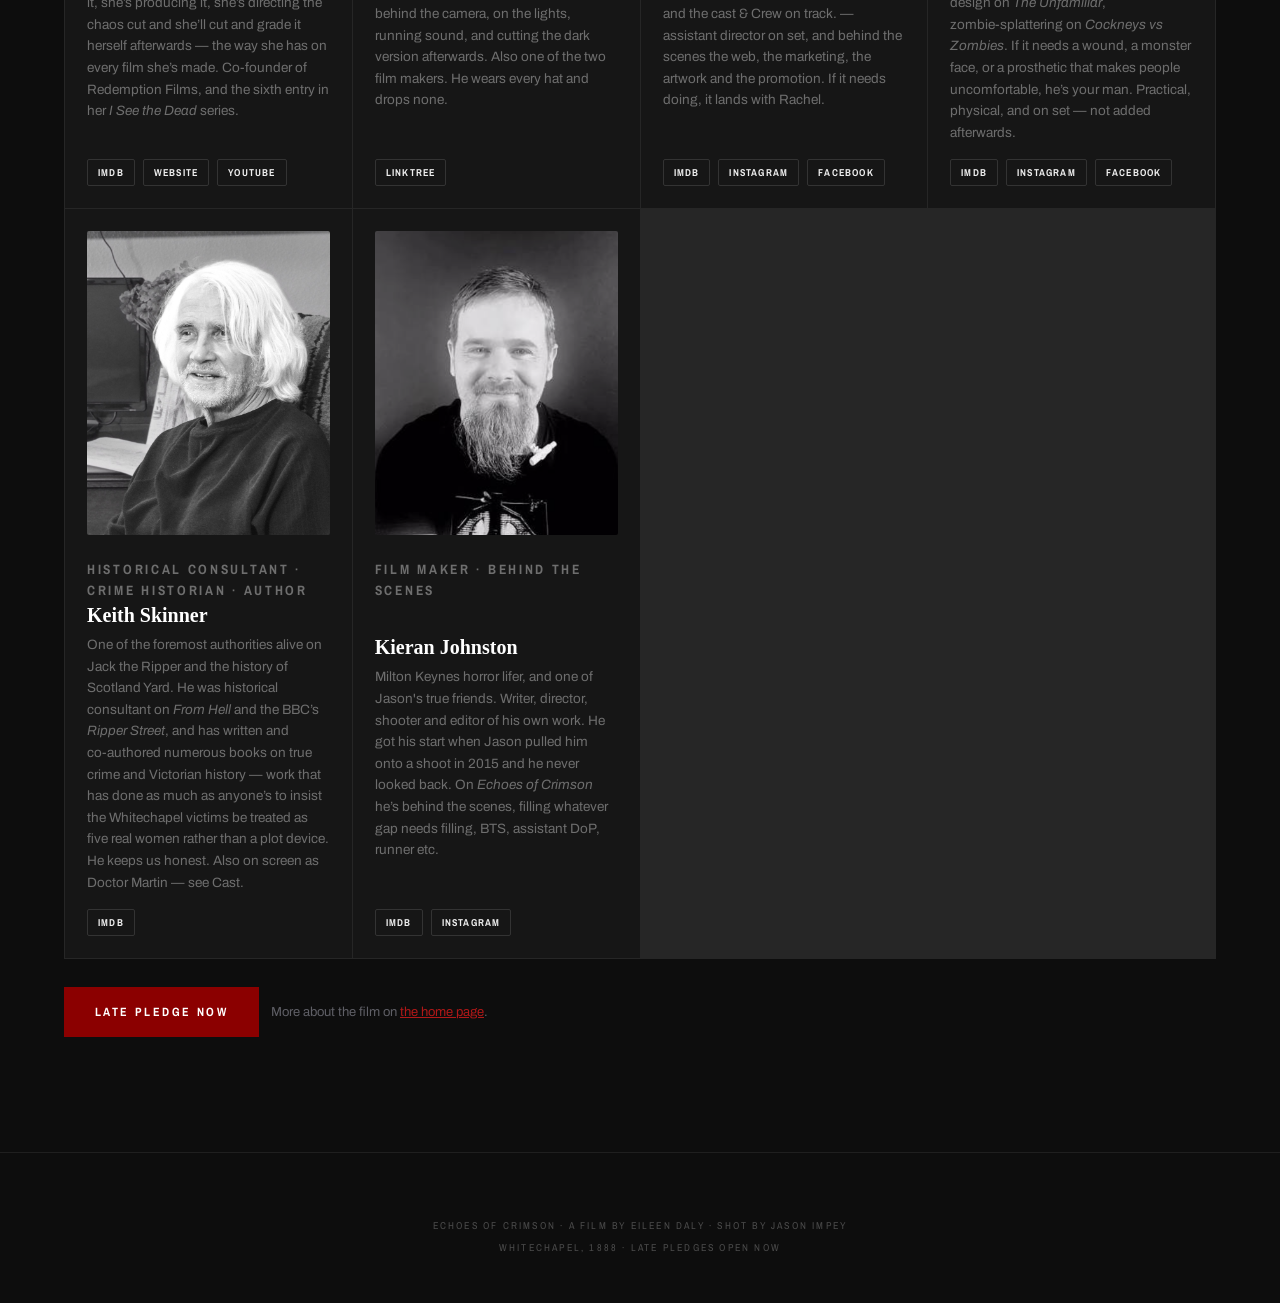
<file: cast.html>
<!DOCTYPE html>
<html lang="en">
<head>
<meta charset="utf-8">
<meta name="viewport" content="width=device-width, initial-scale=1">
<title>Cast &amp; Crew — Echoes of Crimson</title>
<meta name="description" content="The people making a Jack the Ripper film twice — Eileen Daly, Jason Impey, and the cast and crew behind both cuts.">
<link rel="preconnect" href="https://fonts.googleapis.com">
<link rel="preconnect" href="https://fonts.gstatic.com" crossorigin>
<link href="https://fonts.googleapis.com/css2?family=Archivo:wght@400;500;600;700&family=Archivo+Narrow:wght@400;600;700&display=swap" rel="stylesheet">
<link rel="stylesheet" href="style.css">
<style>
  /* Cast & Crew page — scoped card styling. Does NOT touch style.css or the homepage. */
  .leads{display:grid;grid-template-columns:1fr 1fr;gap:1px;background:#262626;border:1px solid #262626;margin-top:36px}
  .lead{background:var(--pitch);padding:clamp(22px,3vw,40px)}
  .lead .portrait img{width:100%;aspect-ratio:1/1;object-fit:cover;object-position:center top;border-radius:2px;display:block;margin-bottom:20px}
  .lead h3{font-family:var(--display);font-size:clamp(24px,3vw,32px);font-weight:700;color:var(--white);line-height:1.05;margin-top:6px}
  .lead p{color:var(--grey);font-size:15px;line-height:1.7;margin-top:14px}

  .crew{display:grid;grid-template-columns:repeat(auto-fit,minmax(230px,1fr));gap:1px;background:#262626;border:1px solid #262626;margin-top:28px}
  .crew article{background:var(--panel);padding:22px;display:flex;flex-direction:column}
  .headshot{width:100%;aspect-ratio:4/5;margin-bottom:16px;border-radius:2px;overflow:hidden;background:#161616 url("data:image/svg+xml,%3Csvg xmlns='http://www.w3.org/2000/svg' viewBox='0 0 100 100'%3E%3Crect width='100' height='100' fill='%23161616'/%3E%3Ccircle cx='50' cy='40' r='17' fill='%233a3a3a'/%3E%3Cpath d='M22 88a28 28 0 0 1 56 0z' fill='%233a3a3a'/%3E%3C/svg%3E") center/cover no-repeat}
  .headshot img{width:100%;height:100%;object-fit:cover;object-position:center top;display:block}
  .crew h3{font-family:var(--display);font-size:20px;font-weight:700;color:var(--white);line-height:1.1;margin-top:2px}
  .crew p{color:var(--grey);font-size:13.5px;line-height:1.6;margin-top:8px;flex:1 0 auto}

  .links{display:flex;flex-wrap:wrap;gap:8px;margin-top:16px}
  .links a{font-family:var(--util);text-transform:uppercase;letter-spacing:.12em;font-size:10px;font-weight:700;color:var(--grey-lt);border:1px solid #333;padding:6px 10px;border-radius:2px;text-decoration:none;transition:border-color .15s,color .15s}
  .links a:hover{border-color:var(--crimson-hot);color:var(--white)}
  .links a.todo{color:#565656;border-style:dashed;pointer-events:none}

  @media(max-width:640px){ .leads{grid-template-columns:1fr} }
</style>
</head>
<body>
<nav class="nav">
  <div class="nav-in">
    <a class="mark" href="index.html">Echoes of <span>Crimson</span></a>
    <ul class="nav-links">
      <li><a href="index.html">Home</a></li>
      <li><a href="kickstarter.html">The Campaign</a></li>
      <li><a href="rewards.html">Rewards</a></li>
      <li><a href="journal.html">Journal</a></li>
      <li><a href="watch.html">Watch</a></li>
      <li><a href="cast.html" aria-current="page">Cast &amp; Crew</a></li>
      <li><a href="backers.html">Backer Wall</a></li>
    </ul>
    <div class="nav-right">
      <ul class="socials"><li data-social="instagram"></li><li data-social="tiktok"></li><li data-social="youtube"></li><li data-social="facebook"></li><li data-social="x"></li></ul>
      <a class="btn btn-ks" href="https://www.kickstarter.com/projects/echoesofcrimson/echoes-of-crimson/rewards" target="_blank" rel="noopener">Late pledge</a>
    </div>
  </div>
</nav>

<header class="phead">
  <div class="inner">
    <p class="eyebrow">Cast &amp; crew</p>
    <h1 class="ptitle">The two Filmmakers,<br><em>and the heart of the shoot; The Cast and Crew!</em></h1>
    <p class="plede">One shoot. Two film makers, two styles, one tale and the people who made both versions possible.</p>
  </div>
</header>

<!-- ════════════════════════════════════════════════════════════════
     THE TWO FILM MAKERS

     HOW LINKS WORK HERE:
       • A REAL link  = no class, quotes round the address:
             <a href="https://example.com">Website</a>
       • A PLACEHOLDER = class="todo" (shows as a dashed grey, non-clicking
         button until you give it a real address):
             <a class="todo" href="#">Website</a>
       To make a placeholder live: delete  class="todo"  and swap the #
       for the real address inside the quotes.
     ════════════════════════════════════════════════════════════════ -->
<section>
  <div class="inner">
    <p class="eyebrow">The two of them</p>
    <h2 class="h2">Film Makers</h2>
    <div class="leads">

      <article class="lead">
        <div class="portrait"><img src="eileen-daly-portrait.jpg" alt="Eileen Daly"></div>
        <div class="lead-in">
          <p class="role">Film Maker · The chaos cut · On screen as Mary Kelly</p>
          <h3>Eileen Daly</h3>
          <p>Four decades in British horror, and no permission asked for any of it. She debuted at sixteen in Soft Cell's “Tainted Love”, was trained by Fenella Fielding, and co‑founded Redemption Films — then became the face of it. Now she writes, directs, produces, edits and grades her own features. Razor Blade Smile, Cradle of Fear, Pervirella, Witchcraft X — 25+ features and counting. On <em>Echoes of Crimson</em> she directs the chaos cut and steps in front of the lens as Mary Kelly herself.</p>
        </div>
        <div class="links">
          <a target="_blank" rel="noopener" href="https://www.imdb.com/name/nm0198432/">IMDb</a>
          <a target="_blank" rel="noopener" href="https://www.instagram.com/eileendaly666/">Instagram</a>
          <a target="_blank" rel="noopener" href="https://www.eileendalyproductions.com/">Website</a>
          <a target="_blank" rel="noopener" href="https://www.facebook.com/EileenDaly666">Facebook</a>
          <a target="_blank" rel="noopener" href="https://www.youtube.com/@EileenDalyProductions">YouTube</a>
          <a target="_blank" rel="noopener" href="https://x.com/eileenstarlet">X</a>
        </div>
      </article>

      <article class="lead">
        <div class="portrait"><img src="jason-impey-portrait.jpg" alt="Jason Impey"></div>
        <div class="lead-in">
          <p class="role">Film Maker · The dark cut</p>
          <h3>Jason Impey</h3>
          <p>He picked up a camera at ten years old and has not put it down since — studying film formally, and teaching himself everything the course didn't cover. One of the most prolific names in British indie horror, he's also known for re‑cutting his own work into entirely new films, which is, in a roundabout way, exactly how this project started. He shoots and cuts out of Milton Keynes.</p>
        </div>
        <div class="links">
          <a target="_blank" rel="noopener" href="https://linktr.ee/jasonimpey?utm_source=linktree_profile_share">Linktree</a>
        </div>
      </article>

    </div>
  </div>
</section>

<!-- ════════════════════════════════════════════════════════════════
     CAST & CREW CARDS
     These are placeholders. For each real person:
       1. Change the <h3> name and the role line above it.
       2. Rewrite the paragraph (one or two lines is plenty).
       3. Add links: delete class="todo" and swap the # for a real address.
     To add another card, copy one whole <article>...</article> block
     and paste it in. To remove one, delete the whole block.
     ════════════════════════════════════════════════════════════════ -->
<section class="band">
  <div class="inner">
    <p class="eyebrow">In front of the camera</p>
    <h2 class="h2">Cast</h2>
    <div class="crew">

      <article>
        <div class="headshot"><img src="keith-skinner-portrait.jpg" alt="Keith Skinner" onerror="this.style.display='none'"></div>
        <p class="role">Cast &middot; Doctor Martin</p>
        <h3>Keith Skinner</h3>
        <p>Sixty years an actor, and one of the foremost authorities alive on Jack the Ripper &mdash; here, for the first time, both at once. He acted first: <em>Romeo and Juliet</em>, <em>The Slipper and the Rose</em>, <em>Doctor Who</em>, <em>Jesus of Nazareth</em>. Then came the other career, the one that made him the man productions call when they want 1888 right. On <em>Echoes of Crimson</em> he takes the lead as Doctor Martin, a haunted man in a house that has no intention of letting him leave. Between takes he&rsquo;s the one telling us what Whitechapel actually smelled like.</p>
        <div class="links"><a target="_blank" rel="noopener" href="https://www.imdb.com/name/nm0804275/">IMDb</a></div>
      </article>

      <article>
        <div class="headshot"><img src="eileen-daly-portrait.jpg" alt="Eileen Daly" onerror="this.style.display='none'"></div>
        <p class="role">The ghost&#8209;hunting team &middot; The Presenter &middot; Mary Kelly</p>
        <h3>Eileen Daly</h3>
        <p>Four decades in British horror &mdash; <em>Razor Blade Smile</em>, <em>Cradle of Fear</em>, <em>Pervirella</em>, 25+ features and no permission asked for any of it. Here she fronts the ghost&#8209;hunting show as its presenter, and steps back through time as Mary Kelly herself. Both ends of the story, one performer.</p>
        <div class="links"><a target="_blank" rel="noopener" href="https://www.imdb.com/name/nm0198432/">IMDb</a><a target="_blank" rel="noopener" href="https://www.instagram.com/eileendaly666/">Instagram</a><a target="_blank" rel="noopener" href="https://www.eileendalyproductions.com/">Website</a></div>
      </article>

      <article>
        <div class="headshot"><img src="nathan-head-portrait.jpg" alt="Nathan Head" onerror="this.style.display='none'"></div>
        <p class="role">The ghost&#8209;hunting team &middot; The Priest</p>
        <h3>Nathan Head</h3>
        <p>A familiar face in British indie horror &mdash; <em>Dracula: Rise of the Vampire</em>, <em>Hellriser</em>, <em>Theatre of Fear</em>, <em>The Toymaker</em>. Off&#8209;camera, a paranormal presenter who fronted <em>Apparitions</em> (Prime, Tubi) and <em>Cold Blood</em>. Here he plays the show&rsquo;s resident priest, and a bit of a charlatan with it.</p>
        <div class="links"><a target="_blank" rel="noopener" href="https://www.imdb.com/name/nm2368987/">IMDb</a><a target="_blank" rel="noopener" href="https://www.instagram.com/actornathanhead/">Instagram</a><a target="_blank" rel="noopener" href="https://www.facebook.com/cenobitehell/">Facebook</a></div>
      </article>

      <article>
        <div class="headshot"><img src="peter-jakeson-portrait.jpg" alt="Peter Jakeson" onerror="this.style.display='none'"></div>
        <p class="role">The ghost&#8209;hunting team &middot; Medium to the Stars</p>
        <h3>Peter Jakeson</h3>
        <p>Comedy or heavy drama, he&rsquo;ll take either &mdash; but he thrives as the villain. Lead in the award&#8209;winning <em>The Hit</em>, Gaffer in Cannes&#8209;recognised <em>The Take</em>, Moriarty, and Dracula in <em>Dracula: Rise of the Vampire</em>, where he first met this crew. He plays the medium to the stars, the one who claims he can reach the other side.</p>
        <div class="links"><a target="_blank" rel="noopener" href="https://www.imdb.com/name/nm11399788/">IMDb</a><a target="_blank" rel="noopener" href="https://www.instagram.com/peterjakeson_actor/">Instagram</a><a target="_blank" rel="noopener" href="https://www.facebook.com/peter.jakeson.2023">Facebook</a><a target="_blank" rel="noopener" href="https://x.com/peterd658">X</a><a target="_blank" rel="noopener" href="https://www.linkedin.com/in/peter-jakeson-129a4b376/">LinkedIn</a></div>
      </article>

      <article>
        <div class="headshot"><img src="heather-waugh-portrait.jpg" alt="Heather Waugh" onerror="this.style.display='none'"></div>
        <p class="role">The ghost&#8209;hunting team &middot; The Medium</p>
        <h3>Heather Waugh</h3>
        <p>Actor, former model, writer and voice artist. A national&#8209;press glamour model at 19, retired at 36 &mdash; until a 40&#8209;year friendship with Eileen pulled her back to the screen for <em>She&rsquo;s a Bitch</em>. She returns as the team&rsquo;s medium, reading the stones and the tarot.</p>
      </article>

      <article>
        <div class="headshot"><img src="tricia-blades-portrait.jpg" alt="Tricia Blades" onerror="this.style.display='none'"></div>
        <p class="role">The ghost&#8209;hunting team &middot; The Camera Girl</p>
        <h3>Tricia Blades</h3>
        <p>Thames Television, then crime reporting, then Teletext &mdash; where she ran <em>Bamboozle</em>. A childhood friend of Eileen&rsquo;s, bonded young over true crime and Spiritualism. Camera Girl in <em>She&rsquo;s a Bitch</em>, and camera girl again here. Calls herself a reluctant actress. She isn&rsquo;t acting the Ripper obsession.</p>
        <div class="links"><a target="_blank" rel="noopener" href="https://www.instagram.com/triciablades/">Instagram</a></div>
      </article>

      <article>
        <div class="headshot"><img src="kurt-dirt-portrait.jpg" alt="Kurt Dirt" onerror="this.style.display='none'"></div>
        <p class="role">Cast &middot; Jack the Ripper</p>
        <h3>Kurt Dirt</h3>
        <p>Filmmaker, composer, musician and actor. He started out scoring for <strong>Troma</strong> &mdash; <em>Return to Nuke &rsquo;Em High</em> among them &mdash; before moving in front of the camera, where he&rsquo;s built a name playing memorable villains in independent horror: <em>Dracula: Rise of the Vampire</em>, <em>One Night in Rila</em>. He directed the cult shot&#8209;on&#8209;video feature <em>Life is Cheap</em>, and when he isn&rsquo;t on a set he&rsquo;s touring internationally with disco&#8209;punk band <strong>Hot Pink Sewage</strong>. Here he&rsquo;s the man in the top hat &mdash; the one still walking the corridor when everyone else has failed.</p>
        <div class="links"><a target="_blank" rel="noopener" href="https://www.imdb.com/name/nm5381103/">IMDb</a><a target="_blank" rel="noopener" href="https://www.instagram.com/kurt_dirt/">Instagram</a><a target="_blank" rel="noopener" href="https://www.facebook.com/kurtdirt">Facebook</a></div>
      </article>

      <article>
        <div class="headshot"><img src="pauline-peart-portrait.jpg" alt="Pauline Peart" onerror="this.style.display='none'"></div>
        <p class="role">Cast &middot; The Voodoo Spiritualist</p>
        <h3>Pauline Peart</h3>
        <p>Miss Jamaica, then England in 1966, and within a few years a Hammer basement with Christopher Lee and Peter Cushing &mdash; a vampire bride in <em>The Satanic Rites of Dracula</em>, the last of the Lee Dracula run. The same year, Gloria Winch in <em>Carry On Girls</em>; later Arthur Lowe&rsquo;s secretary in the <em>Man About the House</em> film, and Sean Connery&rsquo;s girlfriend in <em>Cuba</em>. Gothic, comedy and thriller inside a single decade &mdash; and one of very few Jamaican&#8209;born actresses of her era to take prominent roles in both British horror and British comedy, which is history whether the industry said so at the time or not. Here she&rsquo;s the one they call when everything else has failed: a Voodoo spiritualist out of New Orleans, flown into a rotting Victorian house in East London because the priest, the medium and the tarot reader have all come up empty. She works the house. She cleanses it properly, room by room. And Jack is still there in the morning.</p>
        <div class="links"><a target="_blank" rel="noopener" href="https://www.imdb.com/name/nm0669429/">IMDb</a><a target="_blank" rel="noopener" href="https://www.instagram.com/paulinepeart5431/">Instagram</a><a target="_blank" rel="noopener" href="https://www.facebook.com/pauline.peart.37">Facebook</a></div>
      </article>

<!-- ═══ COPY-PASTE TEMPLATE — duplicate one <article> block to add a person ═══
     • Headshot: put their photo file in the repo named e.g. firstname-lastname-portrait.jpg
       and set src to match. No photo yet? Delete the <img...> and leave the empty
       <div class="headshot"></div> — a silhouette shows automatically.
     • Links: real link = no class ( <a href="https://...">IMDb</a> ).
       Placeholder = class="todo" (dashed, non-clicking) until you add the address.
      <article>
        <div class="headshot"><img src="firstname-lastname-portrait.jpg" alt="Full Name" onerror="this.style.display='none'"></div>
        <p class="role">The ghost-hunting team</p>
        <h3>Full Name</h3>
        <p>One or two lines about them.</p>
        <div class="links"><a class="todo" href="#">IMDb</a><a class="todo" href="#">Instagram</a><a class="todo" href="#">Facebook</a></div>
      </article>
     ═══════════════════════════════════════════════════════════════════════ -->

    </div>
  </div>
</section>

<section>
  <div class="inner">
    <p class="eyebrow">Behind it</p>
    <h2 class="h2">Crew</h2>
    <div class="crew">

      <article>
        <div class="headshot"><img src="eileen-daly-portrait.jpg" alt="Eileen Daly" onerror="this.style.display='none'"></div>
        <p class="role">Producer &middot; Director &middot; Writer &middot; Editor</p>
        <h3>Eileen Daly</h3>
        <p>The origin of the whole thing. She wrote it, she&rsquo;s producing it, she&rsquo;s directing the chaos cut and she&rsquo;ll cut and grade it herself afterwards &mdash; the way she has on every film she&rsquo;s made. Co&#8209;founder of Redemption Films, and the sixth entry in her <em>I See the Dead</em> series.</p>
        <div class="links"><a target="_blank" rel="noopener" href="https://www.imdb.com/name/nm0198432/">IMDb</a><a target="_blank" rel="noopener" href="https://www.eileendalyproductions.com/">Website</a><a target="_blank" rel="noopener" href="https://www.youtube.com/@EileenDalyProductions">YouTube</a></div>
      </article>

      <article>
        <div class="headshot"><img src="jason-impey-portrait.jpg" alt="Jason Impey" onerror="this.style.display='none'"></div>
        <p class="role">Cinematography · Editing · Sound · Lighting</p>
        <h3>Jason Impey</h3>
        <p>The technical engine of the shoot &mdash; behind the camera, on the lights, running sound, and cutting the dark version afterwards. Also one of the two film makers. He wears every hat and drops none.</p>
        <div class="links"><a target="_blank" rel="noopener" href="https://linktr.ee/jasonimpey">Linktree</a></div>
      </article>

      <article>
        <div class="headshot"><img src="rachel-impey-portrait.jpg" alt="Rachel Impey" onerror="this.style.display='none'"></div>
        <p class="role">Assistant Director · Production · Promotion</p>
        <h3>Rachel Impey</h3>
        <p>The all&#8209;rounder keeping the gears oiled and the cast &amp; Crew on track. &mdash; assistant director on set, and behind the scenes the web, the marketing, the artwork and the promotion. If it needs doing, it lands with Rachel.</p>
        <div class="links"><a target="_blank" rel="noopener" href="https://www.imdb.com/name/nm13621535/">IMDb</a><a target="_blank" rel="noopener" href="https://www.instagram.com/ragu4118/">Instagram</a><a target="_blank" rel="noopener" href="https://www.facebook.com/rachel.simpson.7330">Facebook</a></div>
      </article>

      <article>
        <div class="headshot"><img src="robbie-drake-portrait.jpg" alt="Robbie Drake" onerror="this.style.display='none'"></div>
        <p class="role">Special Effects Make&#8209;Up &middot; Prosthetics</p>
        <h3>Robbie Drake</h3>
        <p>Ten years of blood, latex and questionable life choices &mdash; creature design on <em>The Unfamiliar</em>, zombie&#8209;splattering on <em>Cockneys vs Zombies</em>. If it needs a wound, a monster face, or a prosthetic that makes people uncomfortable, he&rsquo;s your man. Practical, physical, and on set &mdash; not added afterwards.</p>
        <div class="links"><a target="_blank" rel="noopener" href="https://www.imdb.com/name/nm2107667/">IMDb</a><a target="_blank" rel="noopener" href="https://www.instagram.com/robbiemakeup">Instagram</a><a target="_blank" rel="noopener" href="https://www.facebook.com/RobbieDrakeSpecialMakeUpFangsAndFx">Facebook</a></div>
      </article>

      <article>
        <div class="headshot"><img src="keith-skinner-portrait.jpg" alt="Keith Skinner" onerror="this.style.display='none'"></div>
        <p class="role">Historical Consultant &middot; Crime Historian &middot; Author</p>
        <h3>Keith Skinner</h3>
        <p>One of the foremost authorities alive on Jack the Ripper and the history of Scotland Yard. He was historical consultant on <em>From Hell</em> and the BBC&rsquo;s <em>Ripper Street</em>, and has written and co&#8209;authored numerous books on true crime and Victorian history &mdash; work that has done as much as anyone&rsquo;s to insist the Whitechapel victims be treated as five real women rather than a plot device. He keeps us honest. Also on screen as Doctor Martin &mdash; see Cast.</p>
        <div class="links"><a target="_blank" rel="noopener" href="https://www.imdb.com/name/nm0804275/">IMDb</a></div>
      </article>

      <article>
        <div class="headshot"><img src="kieranj.jpg" alt="Kieran Johnston" onerror="this.style.display='none'"></div>
        <p class="role">Film Maker &middot; Behind the Scenes</p>
        <h3>Kieran Johnston</h3>
        <p>Milton Keynes horror lifer, and one of Jason's true friends. Writer, director, shooter and editor of his own work. He got his start when Jason pulled him onto a shoot in 2015 and he never looked back. On <em>Echoes of Crimson</em> he&rsquo;s behind the scenes, filling whatever gap needs filling, BTS, assistant DoP, runner etc.</p>
        <div class="links"><a target="_blank" rel="noopener" href="https://www.imdb.com/name/nm5693439/">IMDb</a><a target="_blank" rel="noopener" href="https://www.instagram.com/doctorhorror1987/">Instagram</a></div>
      </article>

<!-- ═══ COPY-PASTE TEMPLATE — duplicate one <article> block to add a person ═══
     • Headshot: put their photo file in the repo named e.g. firstname-lastname-portrait.jpg
       and set src to match. No photo yet? Delete the <img...> and leave the empty
       <div class="headshot"></div> — a silhouette shows automatically.
     • Links: real link = no class ( <a href="https://...">IMDb</a> ).
       Placeholder = class="todo" (dashed, non-clicking) until you add the address.
      <article>
        <div class="headshot"><img src="firstname-lastname-portrait.jpg" alt="Full Name" onerror="this.style.display='none'"></div>
        <p class="role">The ghost-hunting team</p>
        <h3>Full Name</h3>
        <p>One or two lines about them.</p>
        <div class="links"><a class="todo" href="#">IMDb</a><a class="todo" href="#">Instagram</a><a class="todo" href="#">Facebook</a></div>
      </article>
     ═══════════════════════════════════════════════════════════════════════ -->

    </div>
    <div class="cta-row">
      <a class="btn btn-ks btn-lg" href="https://www.kickstarter.com/projects/echoesofcrimson/echoes-of-crimson/rewards" target="_blank" rel="noopener">Late pledge now</a>
      <span class="secondary">More about the film on <a href="index.html">the home page</a>.</span>
    </div>
  </div>
</section>

<footer>
  <ul class="footer-socials"><li data-social="instagram"></li><li data-social="tiktok"></li><li data-social="youtube"></li><li data-social="facebook"></li><li data-social="x"></li></ul>
  <p>Echoes of Crimson · A film by Eileen Daly · Shot by Jason Impey<br>Whitechapel, 1888 · Late pledges open now</p>
</footer>
<script src="site.js"></script>
</body>
</html>
</file>
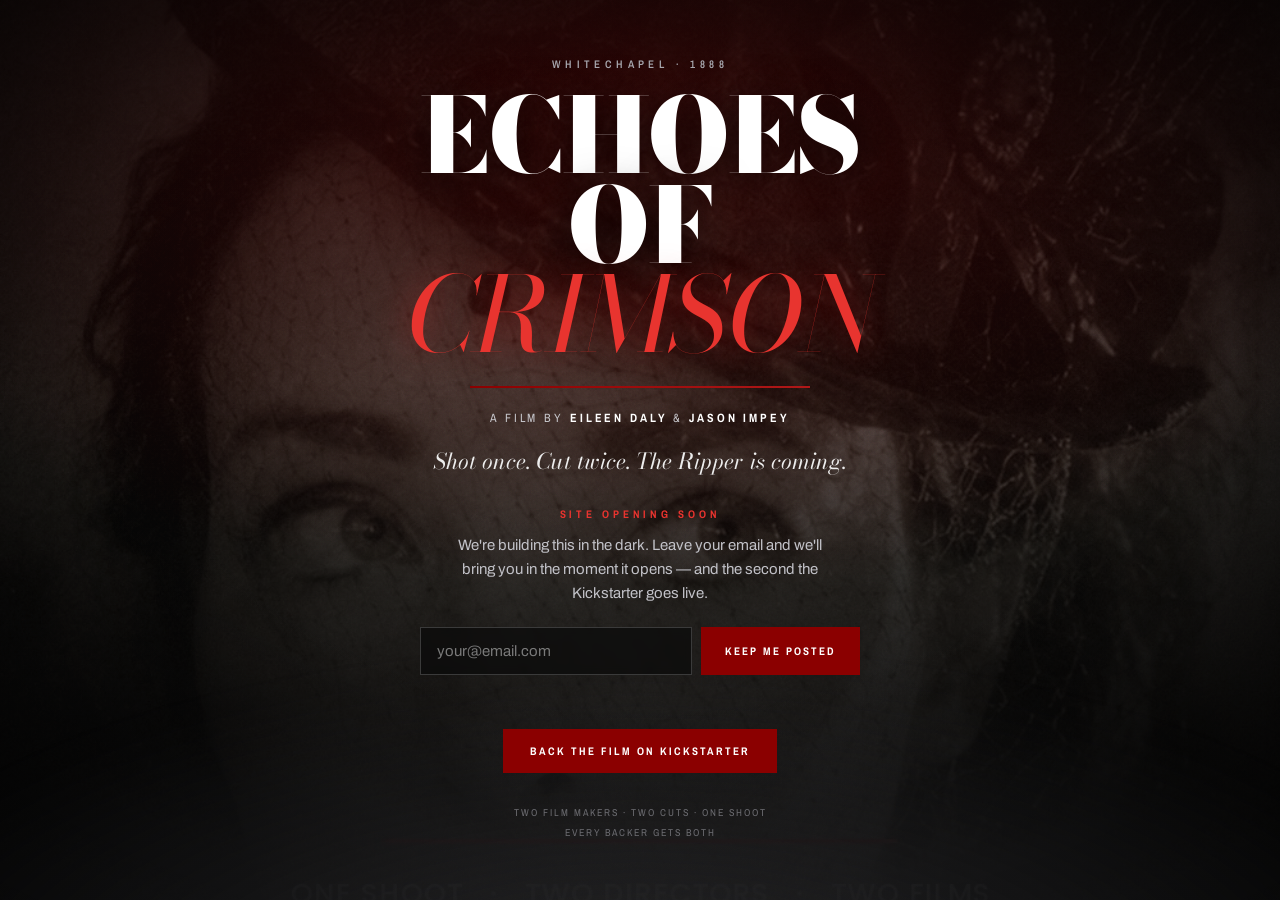
<file: comingsoon.html>
<!DOCTYPE html>
<html lang="en">
<head>
<meta charset="utf-8">
<meta name="viewport" content="width=device-width, initial-scale=1">
<title>Echoes of Crimson — Coming soon</title>
<meta name="description" content="A Jack the Ripper film, cut two ways by Eileen Daly and Jason Impey. Whitechapel, 1888. Coming soon — leave your email for the launch.">
<link rel="preconnect" href="https://fonts.googleapis.com">
<link rel="preconnect" href="https://fonts.gstatic.com" crossorigin>
<link href="https://fonts.googleapis.com/css2?family=Bodoni+Moda:ital,opsz,wght@0,6..96,400;0,6..96,700;0,6..96,900;1,6..96,400&family=Archivo:wght@400;500;600;700&family=Archivo+Narrow:wght@400;600;700&display=swap" rel="stylesheet">
<style>
  :root{
    --crimson:#8B0000; --crimson-hot:#B01818; --pitch:#0D0D0D;
    --grey:#6E6E6E; --grey-lt:#EDEDED; --white:#fff;
    --display:"Bodoni Moda",Georgia,serif;
    --util:"Archivo Narrow",Arial,sans-serif;
    --body:"Archivo",Helvetica,Arial,sans-serif;

    /* ── SWAP THE BACKGROUND HERE ──────────────────────────────
       Change the filename below to any image in your repo, e.g.
       poster-ripper.png · poster-mary-kelly.png · still-victorian-sepia.jpg
       ────────────────────────────────────────────────────────── */
    --bg:url("echoes-of-crimson-key-art.jpg");
  }
  *{box-sizing:border-box;margin:0;padding:0}
  html{scroll-behavior:smooth}
  body{
    background:var(--pitch);color:var(--grey-lt);
    font-family:var(--body);-webkit-font-smoothing:antialiased;
    min-height:100svh;overflow-x:hidden;
  }
  ::selection{background:var(--crimson);color:var(--white)}
  a{color:inherit}

  .stage{position:relative;min-height:100svh;display:grid;place-items:center;padding:56px 22px;overflow:hidden}

  /* background image + washes so any photo stays readable */
  .bg{position:absolute;inset:0;z-index:0;
    background-image:var(--bg);
    background-size:cover;background-position:center;
    filter:grayscale(.25) contrast(1.05) brightness(.62) saturate(.9);
  }
  .wash{position:absolute;inset:0;z-index:1;
    background:
      radial-gradient(120% 90% at 50% 12%, rgba(139,0,0,.28), transparent 60%),
      linear-gradient(180deg, rgba(8,8,8,.72) 0%, rgba(8,8,8,.5) 42%, rgba(8,8,8,.9) 100%);
  }
  .vig{position:absolute;inset:0;z-index:2;
    background:radial-gradient(90% 80% at 50% 46%, transparent 40%, rgba(0,0,0,.85) 100%);
  }
  /* the homepage's drifting fog, quietly reused */
  .fog{position:absolute;left:-30%;right:-30%;bottom:-12%;height:52%;z-index:2;
    background:radial-gradient(56% 100% at 50% 100%, rgba(210,210,224,.16), transparent 74%);
    filter:blur(30px);animation:drift 30s ease-in-out infinite alternate;
  }
  @keyframes drift{from{transform:translateX(-4%)}to{transform:translateX(4%)}}
  .grain{position:absolute;inset:0;z-index:3;opacity:.12;mix-blend-mode:overlay;pointer-events:none;
    background-image:url("data:image/svg+xml,%3Csvg xmlns='http://www.w3.org/2000/svg' width='140' height='140'%3E%3Cfilter id='n'%3E%3CfeTurbulence type='fractalNoise' baseFrequency='.85' numOctaves='3'/%3E%3C/filter%3E%3Crect width='140' height='140' filter='url(%23n)'/%3E%3C/svg%3E");
  }

  .panel{position:relative;z-index:4;width:100%;max-width:600px;text-align:center;
    animation:rise 1s cubic-bezier(.2,.7,.2,1) both}
  @keyframes rise{from{opacity:0;transform:translateY(14px)}to{opacity:1;transform:none}}

  .eyebrow{font-family:var(--util);text-transform:uppercase;letter-spacing:.4em;
    font-size:11px;font-weight:600;color:#a9a9b0}

  .wordmark{font-family:var(--display);font-weight:900;text-transform:uppercase;
    line-height:.86;letter-spacing:-.02em;margin-top:20px;color:var(--white);
    font-size:clamp(46px,12vw,104px);text-shadow:0 6px 40px rgba(0,0,0,.7)}
  .wordmark em{display:block;font-style:italic;font-weight:400;color:#E8342F;
    letter-spacing:-.005em;text-shadow:0 0 34px rgba(200,30,30,.45)}

  /* the bleed — a crimson line that fills once on load */
  .bleed{height:2px;width:min(340px,72%);margin:26px auto 0;background:rgba(255,255,255,.1);position:relative;overflow:hidden}
  .bleed::after{content:"";position:absolute;inset:0;transform-origin:left;
    background:linear-gradient(90deg,var(--crimson),var(--crimson-hot));
    animation:fill 1.6s .5s cubic-bezier(.6,0,.2,1) both}
  @keyframes fill{from{transform:scaleX(0)}to{transform:scaleX(1)}}

  .credit{font-family:var(--util);text-transform:uppercase;letter-spacing:.24em;
    font-size:12px;color:#c7c7cc;margin-top:22px}
  .credit b{color:var(--white);font-weight:700}

  .line{font-family:var(--display);font-style:italic;font-size:clamp(16px,2.6vw,22px);
    color:var(--grey-lt);margin-top:20px;line-height:1.4}

  .status{font-family:var(--util);text-transform:uppercase;letter-spacing:.34em;
    font-size:11px;font-weight:700;color:#E8342F;margin-top:30px}

  .ask{color:#c2c2c8;font-size:15px;line-height:1.6;margin:12px auto 0;max-width:44ch}

  form{display:flex;gap:9px;margin:22px auto 0;max-width:440px;flex-wrap:wrap;justify-content:center}
  form input[type=email]{flex:1 1 220px;min-width:0;background:rgba(10,10,10,.7);
    border:1px solid #3a3a3a;color:var(--white);padding:15px 16px;font-family:var(--body);font-size:15px;
    backdrop-filter:blur(4px)}
  form input[type=email]::placeholder{color:#7a7a7a}
  form input[type=email]:focus{outline:2px solid var(--crimson);outline-offset:-1px;border-color:transparent}
  form button{background:var(--crimson);color:var(--white);border:0;padding:15px 24px;cursor:pointer;
    font-family:var(--util);text-transform:uppercase;letter-spacing:.18em;font-size:11px;font-weight:700;transition:.2s}
  form button:hover,form button:focus-visible{background:var(--crimson-hot)}

  .said{min-height:14px;margin-top:14px;font-family:var(--util);text-transform:uppercase;
    letter-spacing:.16em;font-size:11px;color:#E8342F}

  .ks{margin-top:26px}
  .btn-ks{display:inline-block;font-family:var(--util);text-transform:uppercase;letter-spacing:.18em;
    font-size:11px;font-weight:700;text-decoration:none;padding:14px 26px;
    border:1px solid var(--crimson);background:var(--crimson);color:#fff;transition:.2s}
  .btn-ks:hover,.btn-ks:focus-visible{background:var(--crimson-hot);border-color:var(--crimson-hot)}

  .note{font-family:var(--util);text-transform:uppercase;letter-spacing:.2em;font-size:10px;color:#6b6b70;margin-top:30px;line-height:2}

  @media(prefers-reduced-motion:reduce){
    *{animation:none!important}
    .bleed::after{transform:scaleX(1)}
    html{scroll-behavior:auto}
  }
</style>
</head>
<body>
<main class="stage">
  <div class="bg"></div>
  <div class="wash"></div>
  <div class="vig"></div>
  <div class="fog"></div>
  <div class="grain"></div>

  <div class="panel">
    <p class="eyebrow">Whitechapel · 1888</p>
    <h1 class="wordmark">Echoes of <em>Crimson</em></h1>
    <div class="bleed"></div>
    <p class="credit">A film by <b>Eileen Daly</b> &amp; <b>Jason Impey</b></p>

    <p class="line">Shot once. Cut twice. The Ripper is coming.</p>

    <p class="status">Site opening soon</p>
    <p class="ask">We're building this in the dark. Leave your email and we'll bring you in the moment it opens — and the second the Kickstarter goes live.</p>

    <form id="form" novalidate>
      <input type="email" id="email" name="fields[email]" placeholder="your@email.com" aria-label="Email address" required>
      <input type="hidden" name="ml-submit" value="1">
      <input type="hidden" name="anticsrf" value="true">
      <button type="submit">Keep me posted</button>
    </form>
    <iframe name="ml-sink" title="hidden" style="display:none;width:0;height:0;border:0" aria-hidden="true"></iframe>
    <p class="said" id="said" role="status"></p>

    <div class="ks">
      <a class="btn-ks" data-ks="long" data-ks-fallback="#form" href="#form">Get the launch alert</a>
    </div>

    <p class="note">Two film makers · Two cuts · One shoot<br>Every backer gets both</p>
  </div>
</main>
<script src="site.js"></script>
</body>
</html>
</file>
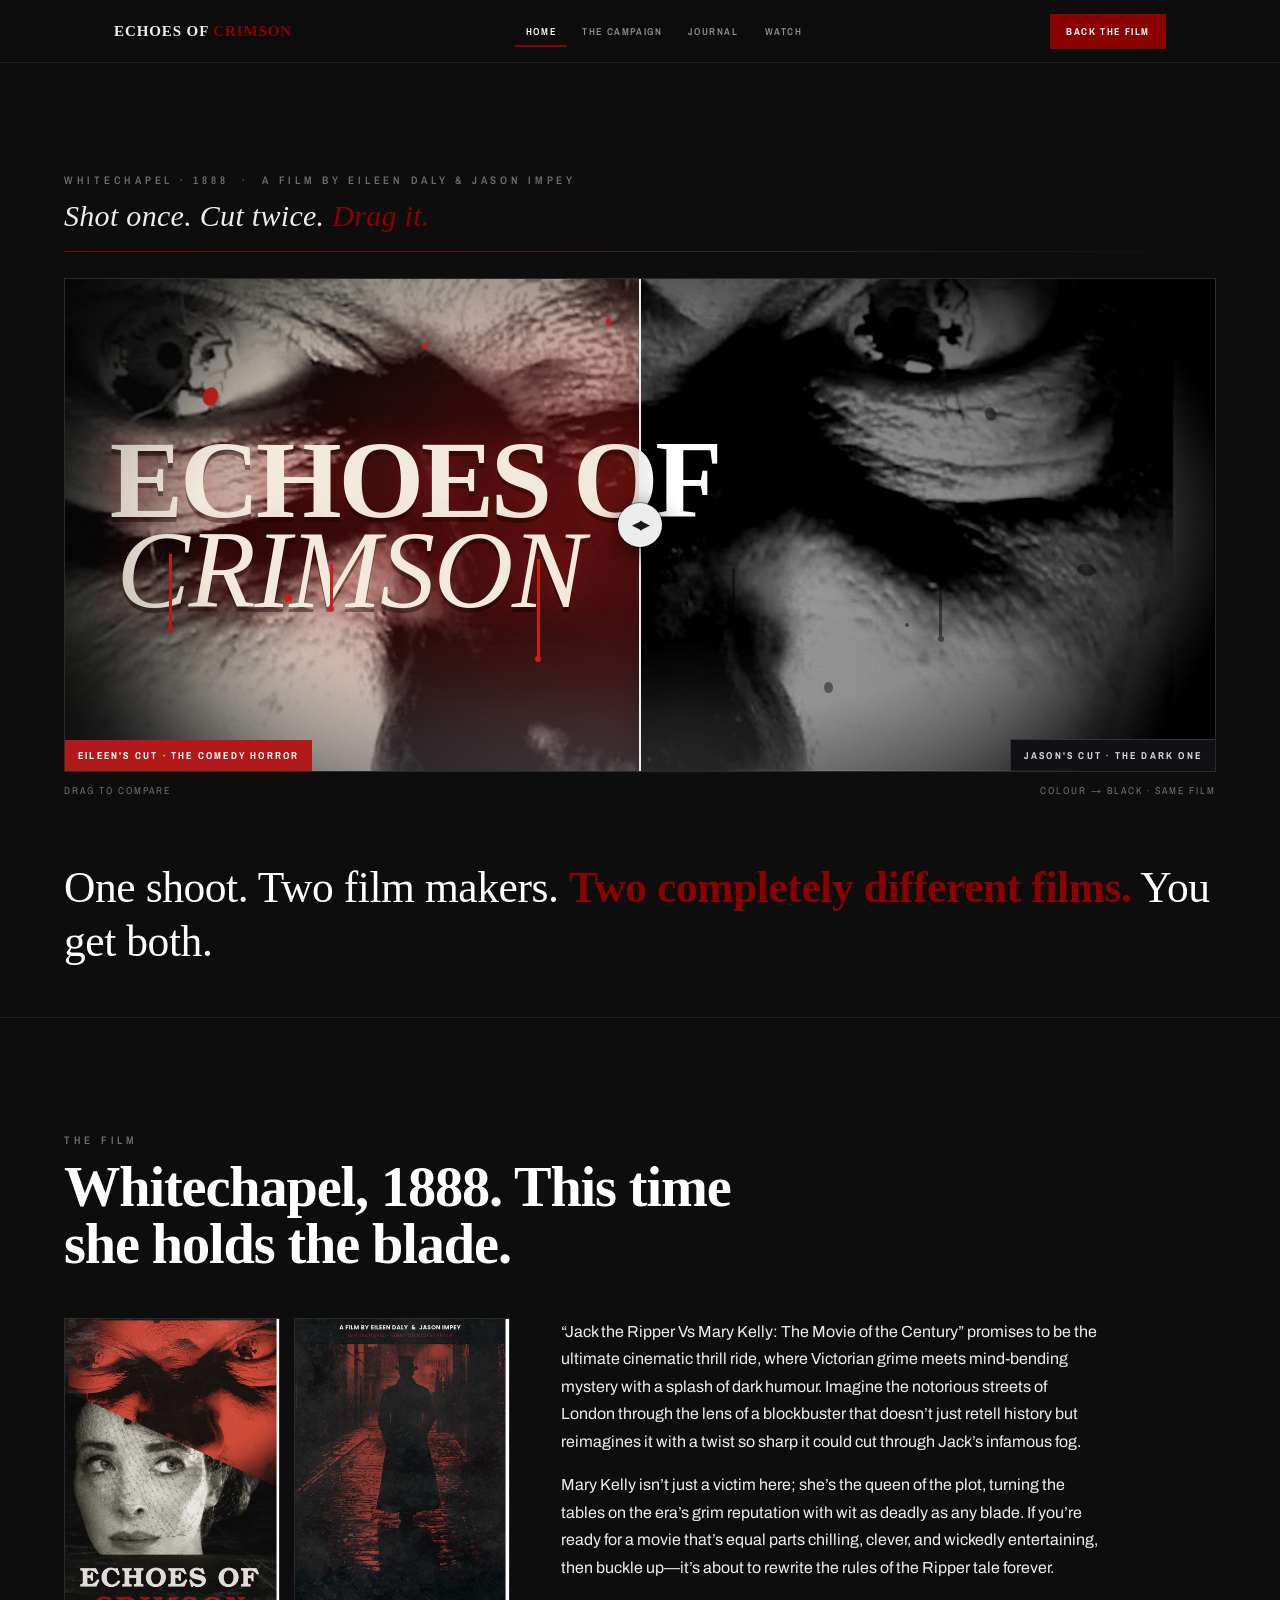
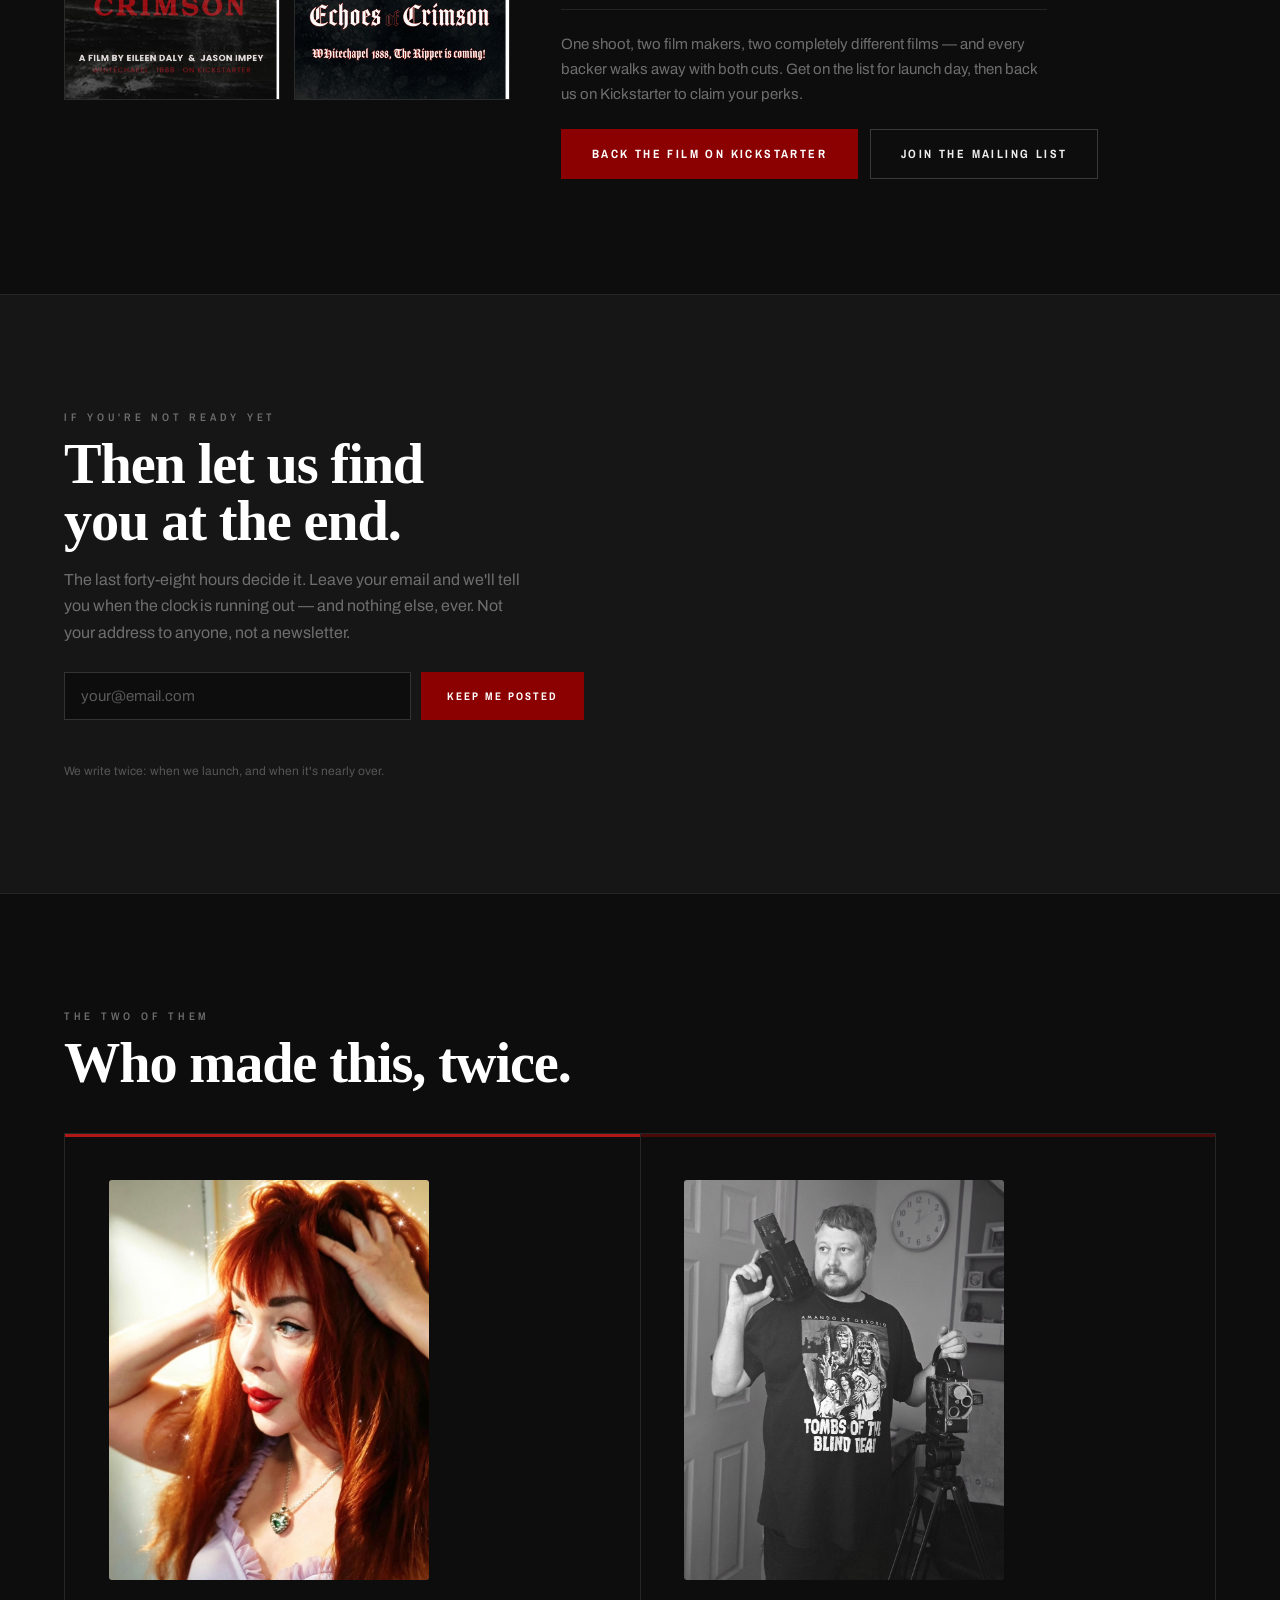
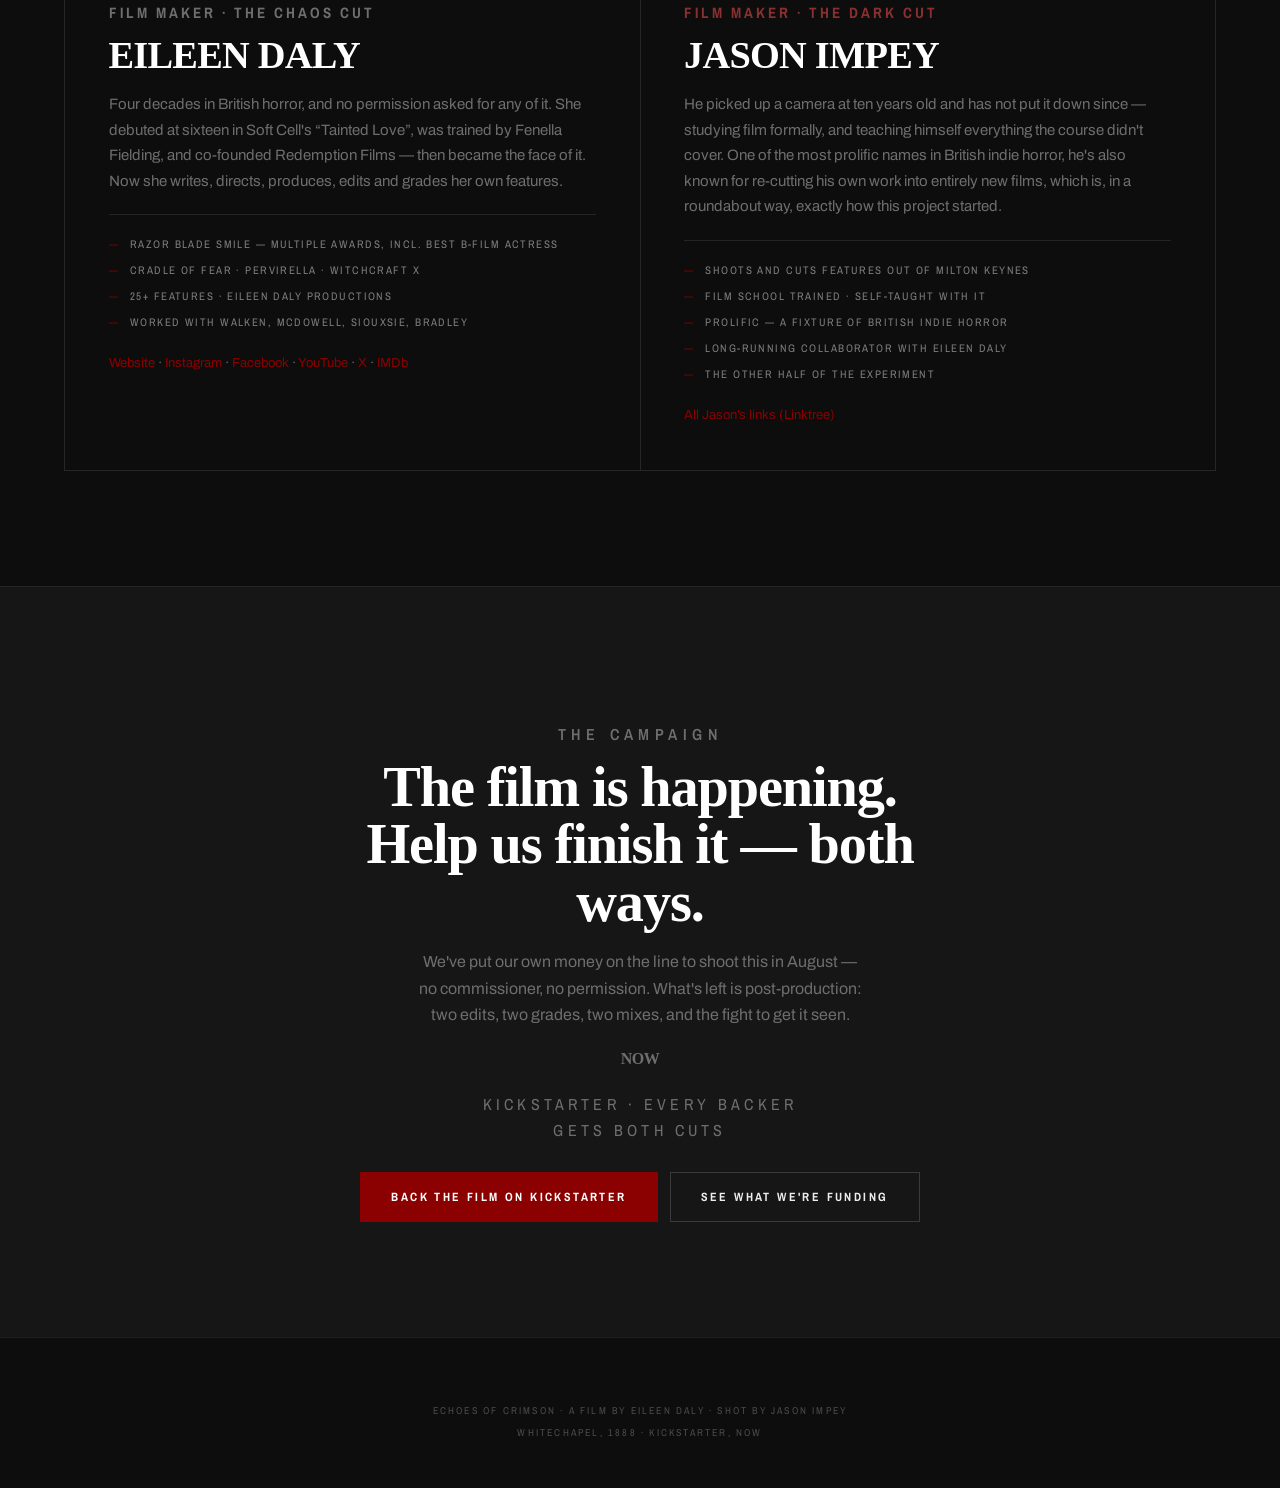
<file: home.html>
<!DOCTYPE html>
<html lang="en">
<head>
<meta charset="utf-8">
<meta name="viewport" content="width=device-width, initial-scale=1">
<title>Echoes of Crimson — One shoot. Two film makers. Two films.</title>
<meta name="description" content="A Jack the Ripper film cut two ways. Eileen Daly's version and Jason Impey's version. Every backer gets both.">
<link rel="preconnect" href="https://fonts.googleapis.com">
<link rel="preconnect" href="https://fonts.gstatic.com" crossorigin>
<link href="https://fonts.googleapis.com/css2?family=Bodoni+Moda:ital,opsz,wght@0,6..96,400;0,6..96,700;0,6..96,900;1,6..96,400&family=Archivo:wght@400;500;600;700&family=Archivo+Narrow:wght@400;600;700&display=swap" rel="stylesheet">
<link rel="stylesheet" href="style.css">
</head>
<body>
<nav class="nav">
  <div class="nav-in">
    <a class="mark" href="index.html">Echoes of <span>Crimson</span></a>
    <ul class="nav-links">
      <li><a href="index.html" aria-current="page">Home</a></li>
      <li><a href="kickstarter.html">The Campaign</a></li>
      <li><a href="journal.html">Journal</a></li>
      <li><a href="watch.html">Watch</a></li>
    </ul>
    <div class="nav-right">
      <ul class="socials"><li data-social="instagram"></li><li data-social="tiktok"></li><li data-social="youtube"></li><li data-social="facebook"></li><li data-social="x"></li></ul>
      <a class="btn btn-ks" data-ks="short" data-ks-fallback="index.html#notify" href="index.html#notify">Notify me</a>
    </div>
  </div>
</nav>
<!-- HERO -->
<header class="hero">
  <div class="hero-head">
    <p class="eyebrow">Whitechapel · 1888 &nbsp;·&nbsp; A film by Eileen Daly &amp; Jason Impey</p>
    <p class="sub">Shot once. Cut twice. <span style="color:#8B0000">Drag it.</span></p>
    <div class="rule"></div>
  </div>

  <div class="split-wrap">
    <div class="split" id="split" tabindex="0" role="slider"
         aria-label="Compare Eileen's cut and Jason's cut"
         aria-valuemin="0" aria-valuemax="100" aria-valuenow="50">

      <div class="pane eileen">
        <div class="scene">
          <div class="field"></div>
          <div class="splat"><i></i><i></i><i></i><i></i><i></i><i></i><i></i><i></i></div>
          <h1 class="titleblock"><span class="l1">Echoes of</span><span class="l2">Crimson</span></h1>
          <div class="drips"><i></i><i></i><i></i><i></i><i></i></div>
          <div class="fog"></div>
          <div class="fog b"></div>
          <div class="vig"></div>
          <div class="grain"></div>
        </div>
        <span class="tag l">Eileen's cut &middot; the comedy horror</span>
      </div>

      <div class="pane jason">
        <div class="scene">
          <div class="field"></div>
          <div class="splat"><i></i><i></i><i></i><i></i><i></i><i></i><i></i><i></i></div>
          <div class="titleblock" aria-hidden="true"><span class="l1">Echoes of</span><span class="l2">Crimson</span></div>
          <div class="drips"><i></i><i></i><i></i><i></i><i></i></div>
          <div class="fog"></div>
          <div class="fog b"></div>
          <div class="vig"></div>
          <div class="grain"></div>
        </div>
        <span class="tag r">Jason's cut &middot; the dark one</span>
      </div>

      <div class="handle" id="handle"><div class="grip">◀▶</div></div>
    </div>

    <div class="hint">
      <p>Drag to compare</p>
      <p>Colour &rarr; Black &middot; Same film</p>
    </div>
  </div>

  <p class="thesis" style="margin-top:clamp(36px,5vw,64px)">
    One shoot. Two film makers. <b>Two completely different films.</b> You get both.
  </p>
</header>

<!-- THE FILM -->
<section class="film" id="film">
  <div class="inner">
    <p class="eyebrow">The film</p>
    <h2 class="h2">Whitechapel, 1888. This time she holds the blade.</h2>

    <div class="film-grid">
      <div class="posters">
        <figure class="poster">
          <img src="poster-mary-kelly.png" alt="Echoes of Crimson poster — Mary Kelly beneath a mourning veil, a blood-red spectre bleeding through above her">
        </figure>
        <figure class="poster">
          <img src="poster-ripper.png" alt="Echoes of Crimson poster — the Ripper's silhouette standing in a blood-lit Whitechapel alley">
        </figure>
      </div>

      <div class="film-copy">
        <div class="film-bio">
          <p>&ldquo;Jack the Ripper Vs Mary Kelly: The Movie of the Century&rdquo; promises to be the ultimate cinematic thrill ride, where Victorian grime meets mind-bending mystery with a splash of dark humour. Imagine the notorious streets of London through the lens of a blockbuster that doesn&rsquo;t just retell history but reimagines it with a twist so sharp it could cut through Jack&rsquo;s infamous fog.</p>
          <p>Mary Kelly isn&rsquo;t just a victim here; she&rsquo;s the queen of the plot, turning the tables on the era&rsquo;s grim reputation with wit as deadly as any blade. If you&rsquo;re ready for a movie that&rsquo;s equal parts chilling, clever, and wickedly entertaining, then buckle up&mdash;it&rsquo;s about to rewrite the rules of the Ripper tale forever.</p>
        </div>

        <p class="film-ask">One shoot, two film makers, two completely different films &mdash; and every backer walks away with both cuts. Get on the list for launch day, then back us on Kickstarter to claim your perks.</p>

        <div class="cta-row">
          <a class="btn btn-ks btn-lg" data-ks="long" data-ks-fallback="#notify" href="#notify">Get the launch alert</a>
          <a class="btn btn-lg" href="#notify">Join the mailing list</a>
        </div>
      </div>
    </div>
  </div>
</section>

<!-- EMAIL — the quiet second line -->
<section class="capture" id="notify">
  <div class="inner">
    <p class="eyebrow">If you're not ready yet</p>
    <h2 class="h2">Then let us find you at the end.</h2>
    <p class="lede">The last forty‑eight hours decide it. Leave your email and we'll tell you when the clock is running out — and nothing else, ever. Not your address to anyone, not a newsletter.</p>
    <form class="form" id="form" novalidate>
      <input type="email" id="email" name="fields[email]" placeholder="your@email.com" aria-label="Email address" required>
      <input type="hidden" name="ml-submit" value="1">
      <input type="hidden" name="anticsrf" value="true">
      <button type="submit">Keep me posted</button>
    </form>
    <!-- the form posts into this hidden frame so the page never navigates away -->
    <iframe name="ml-sink" title="hidden" style="display:none;width:0;height:0;border:0" aria-hidden="true"></iframe>
    <p class="said" id="said" role="status"></p>
    <p class="note">We write twice: when we launch, and when it's nearly over.</p>
  </div>
</section>
<!-- MAKERS -->
<section>
  <div class="inner">
    <p class="eyebrow">The two of them</p>
    <h2 class="h2">Who made this, twice.</h2>

    <div class="makers">
      <article class="maker">
        <img class="maker-photo" src="eileen-daly-portrait.jpg" alt="Eileen Daly" style="display:block;width:100%;max-width:320px;aspect-ratio:4/5;object-fit:cover;border-radius:3px;margin:0 0 20px;">
        <p class="role">Film maker · The chaos cut</p>
        <h3>Eileen Daly</h3>
        <p>Four decades in British horror, and no permission asked for any of it. She debuted at sixteen in Soft Cell's “Tainted Love”, was trained by Fenella Fielding, and co‑founded Redemption Films — then became the face of it. Now she writes, directs, produces, edits and grades her own features.</p>
        <ul class="creds">
          <li>Razor Blade Smile — multiple awards, incl. Best B‑Film Actress</li>
          <li>Cradle of Fear · Pervirella · Witchcraft X</li>
          <li>25+ features · Eileen Daly Productions</li>
          <li>Worked with Walken, McDowell, Siouxsie, Bradley</li>
        </ul>
        <p class="maker-links" style="margin:16px 0 0;font-size:13px;line-height:24px;color:#6E6E6E;">
          <a href="https://www.eileendalyproductions.com/" target="_blank" rel="noopener" style="color:#8B0000;text-decoration:none;">Website</a> &middot;
          <a href="https://www.instagram.com/eileendaly666/" target="_blank" rel="noopener" style="color:#8B0000;text-decoration:none;">Instagram</a> &middot;
          <a href="https://www.facebook.com/EileenDaly666" target="_blank" rel="noopener" style="color:#8B0000;text-decoration:none;">Facebook</a> &middot;
          <a href="https://www.youtube.com/@EileenDalyProductions" target="_blank" rel="noopener" style="color:#8B0000;text-decoration:none;">YouTube</a> &middot;
          <a href="https://x.com/eileenstarlet" target="_blank" rel="noopener" style="color:#8B0000;text-decoration:none;">X</a> &middot;
          <a href="https://www.imdb.com/name/nm0198432/" target="_blank" rel="noopener" style="color:#8B0000;text-decoration:none;">IMDb</a>
        </p>
      </article>

      <article class="maker">
        <img class="maker-photo" src="jason-impey-portrait.jpg" alt="Jason Impey" style="display:block;width:100%;max-width:320px;aspect-ratio:4/5;object-fit:cover;border-radius:3px;margin:0 0 20px;">
        <p class="role">Film maker · The dark cut</p>
        <h3>Jason Impey</h3>
        <p>He picked up a camera at ten years old and has not put it down since — studying film formally, and teaching himself everything the course didn't cover. One of the most prolific names in British indie horror, he's also known for re‑cutting his own work into entirely new films, which is, in a roundabout way, exactly how this project started.</p>
        <ul class="creds">
          <li>Shoots and cuts features out of Milton Keynes</li>
          <li>Film school trained · self‑taught with it</li>
          <li>Prolific — a fixture of British indie horror</li>
          <li>Long‑running collaborator with Eileen Daly</li>
          <li>The other half of the experiment</li>
        </ul>
        <p class="maker-links" style="margin:16px 0 0;font-size:13px;line-height:24px;color:#6E6E6E;">
          <a href="https://linktr.ee/jasonimpey" target="_blank" rel="noopener" style="color:#8B0000;text-decoration:none;">All Jason&rsquo;s links (Linktree)</a>
        </p>
      </article>
    </div>
  </div>
</section>

<!-- KICKSTARTER -->
<section class="ks">
  <div class="inner">
    <p class="eyebrow">The campaign</p>
    <h2 class="h2">The film is happening. Help us finish it — both ways.</h2>
    <p>We've put our own money on the line to shoot this in August — no commissioner, no permission. What's left is post‑production: two edits, two grades, two mixes, and the fight to get it seen.</p>
    <p class="when" data-launch-big>Now</p>
    <p class="ks-note">Kickstarter · Every backer gets both cuts</p>
    <div class="cta-row" style="justify-content:center">
      <a class="btn btn-ks btn-lg" data-ks="long" data-ks-fallback="#notify" href="#notify">Get the launch alert</a>
      <a class="btn btn-lg" href="kickstarter.html">See what we're funding</a>
    </div>
  </div>
</section>
<footer>
  <ul class="footer-socials"><li data-social="instagram"></li><li data-social="tiktok"></li><li data-social="youtube"></li><li data-social="facebook"></li><li data-social="x"></li></ul>
  <p>Echoes of Crimson · A film by Eileen Daly · Shot by Jason Impey<br>Whitechapel, 1888 · Kickstarter, <span data-launch-big>now</span></p>
</footer>
<script src="site.js"></script>
</body>
</html>
</file>
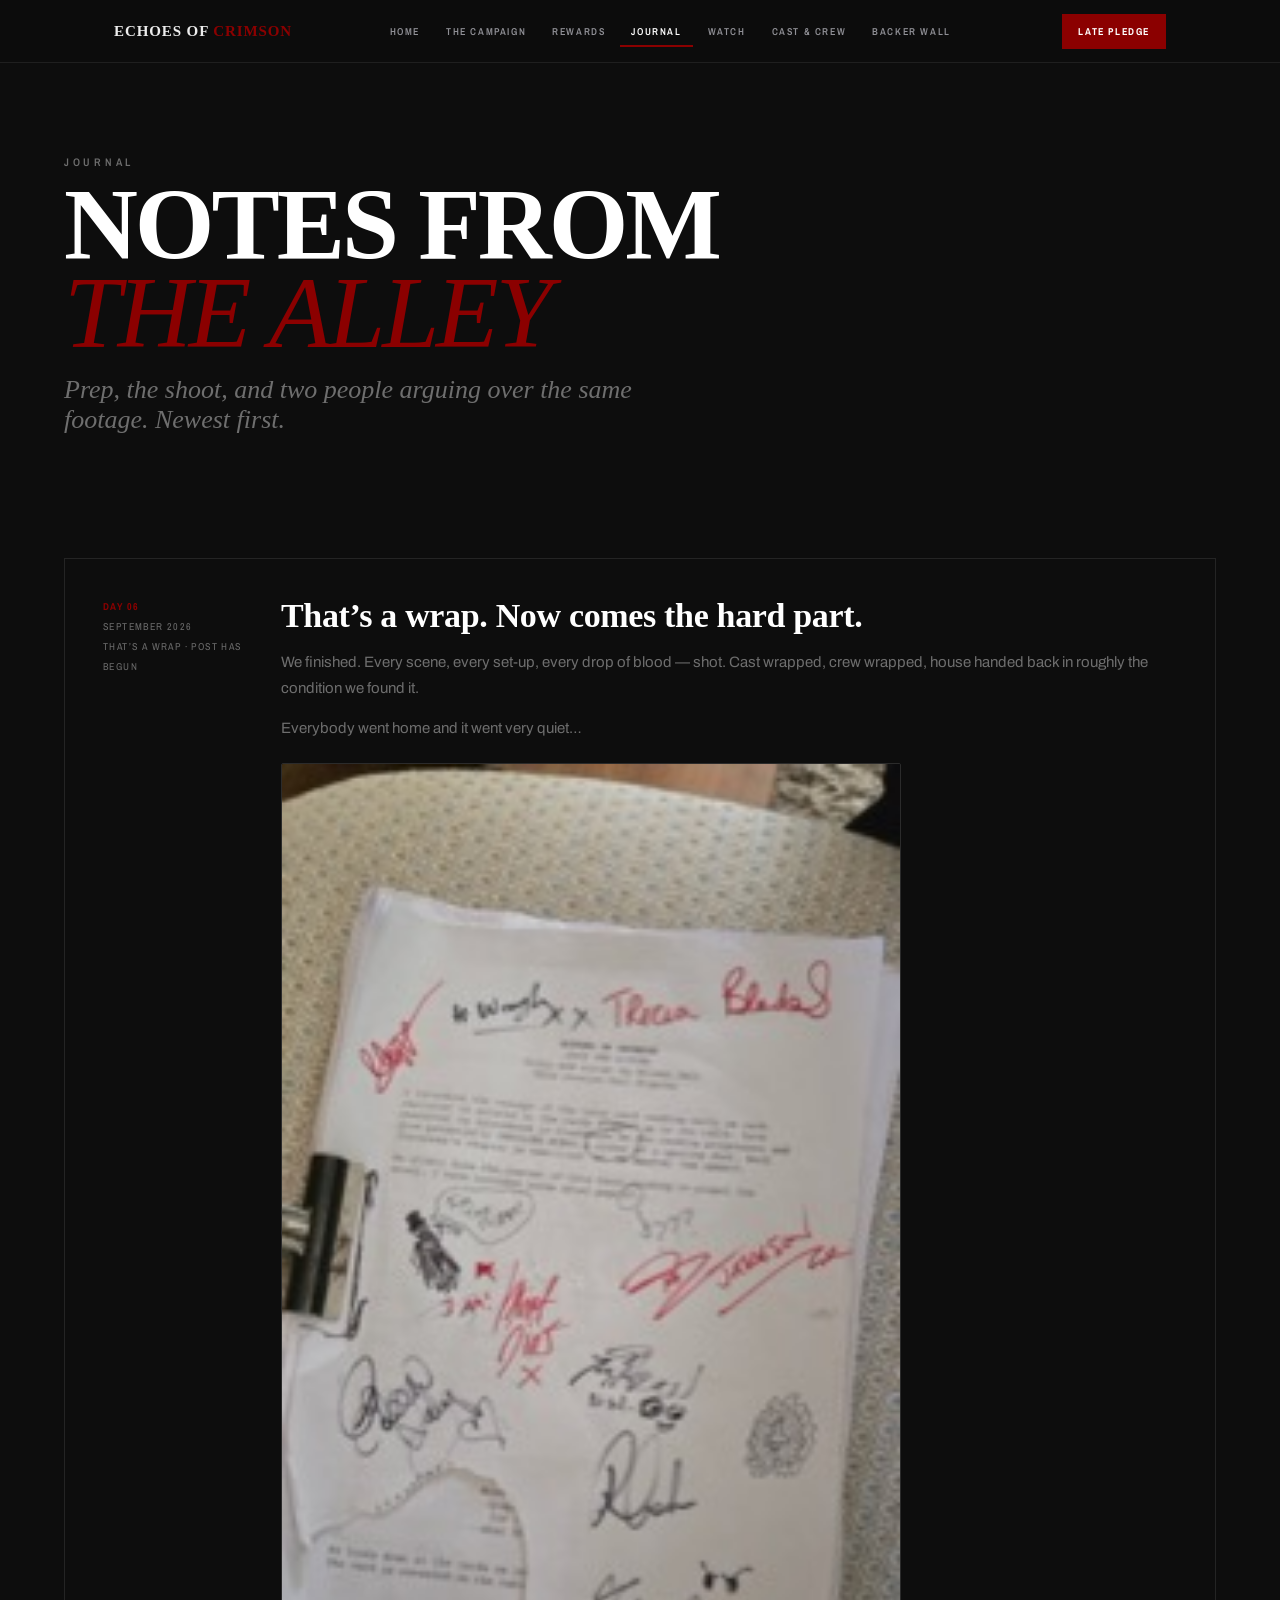
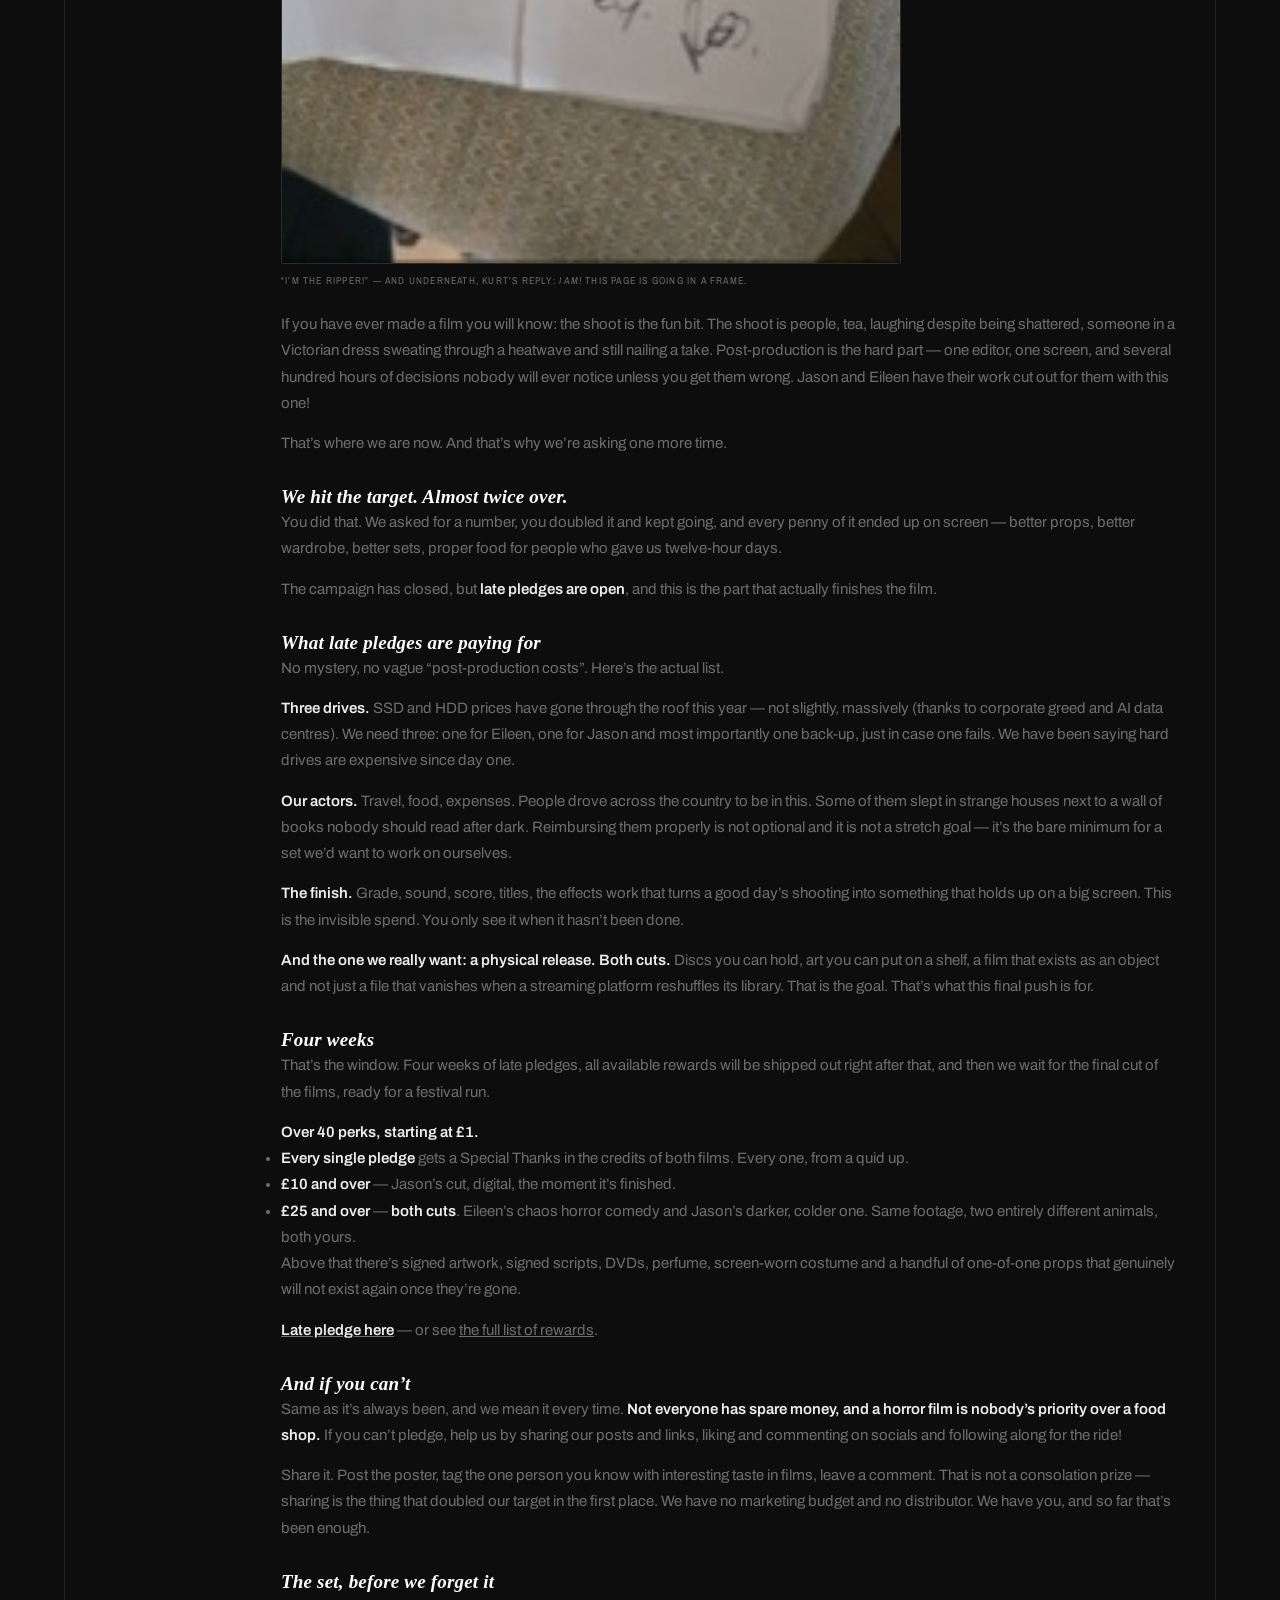
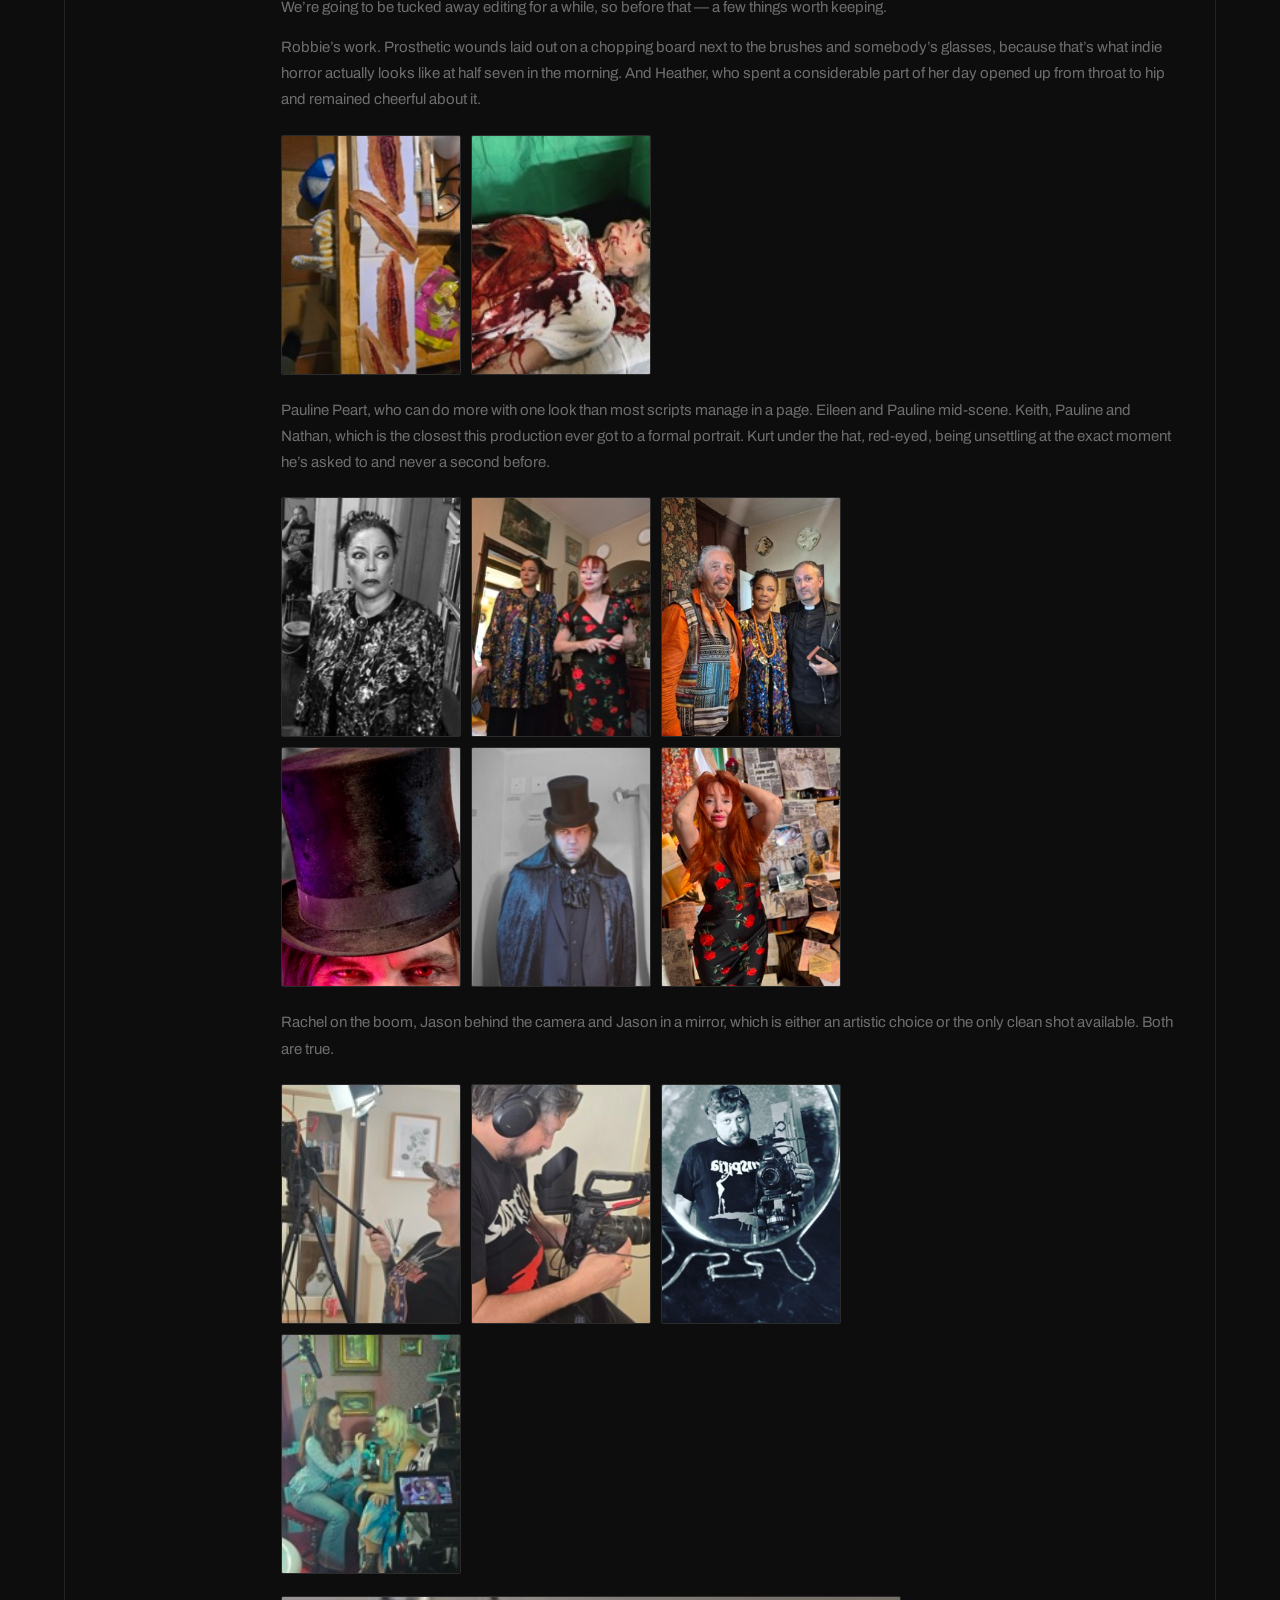
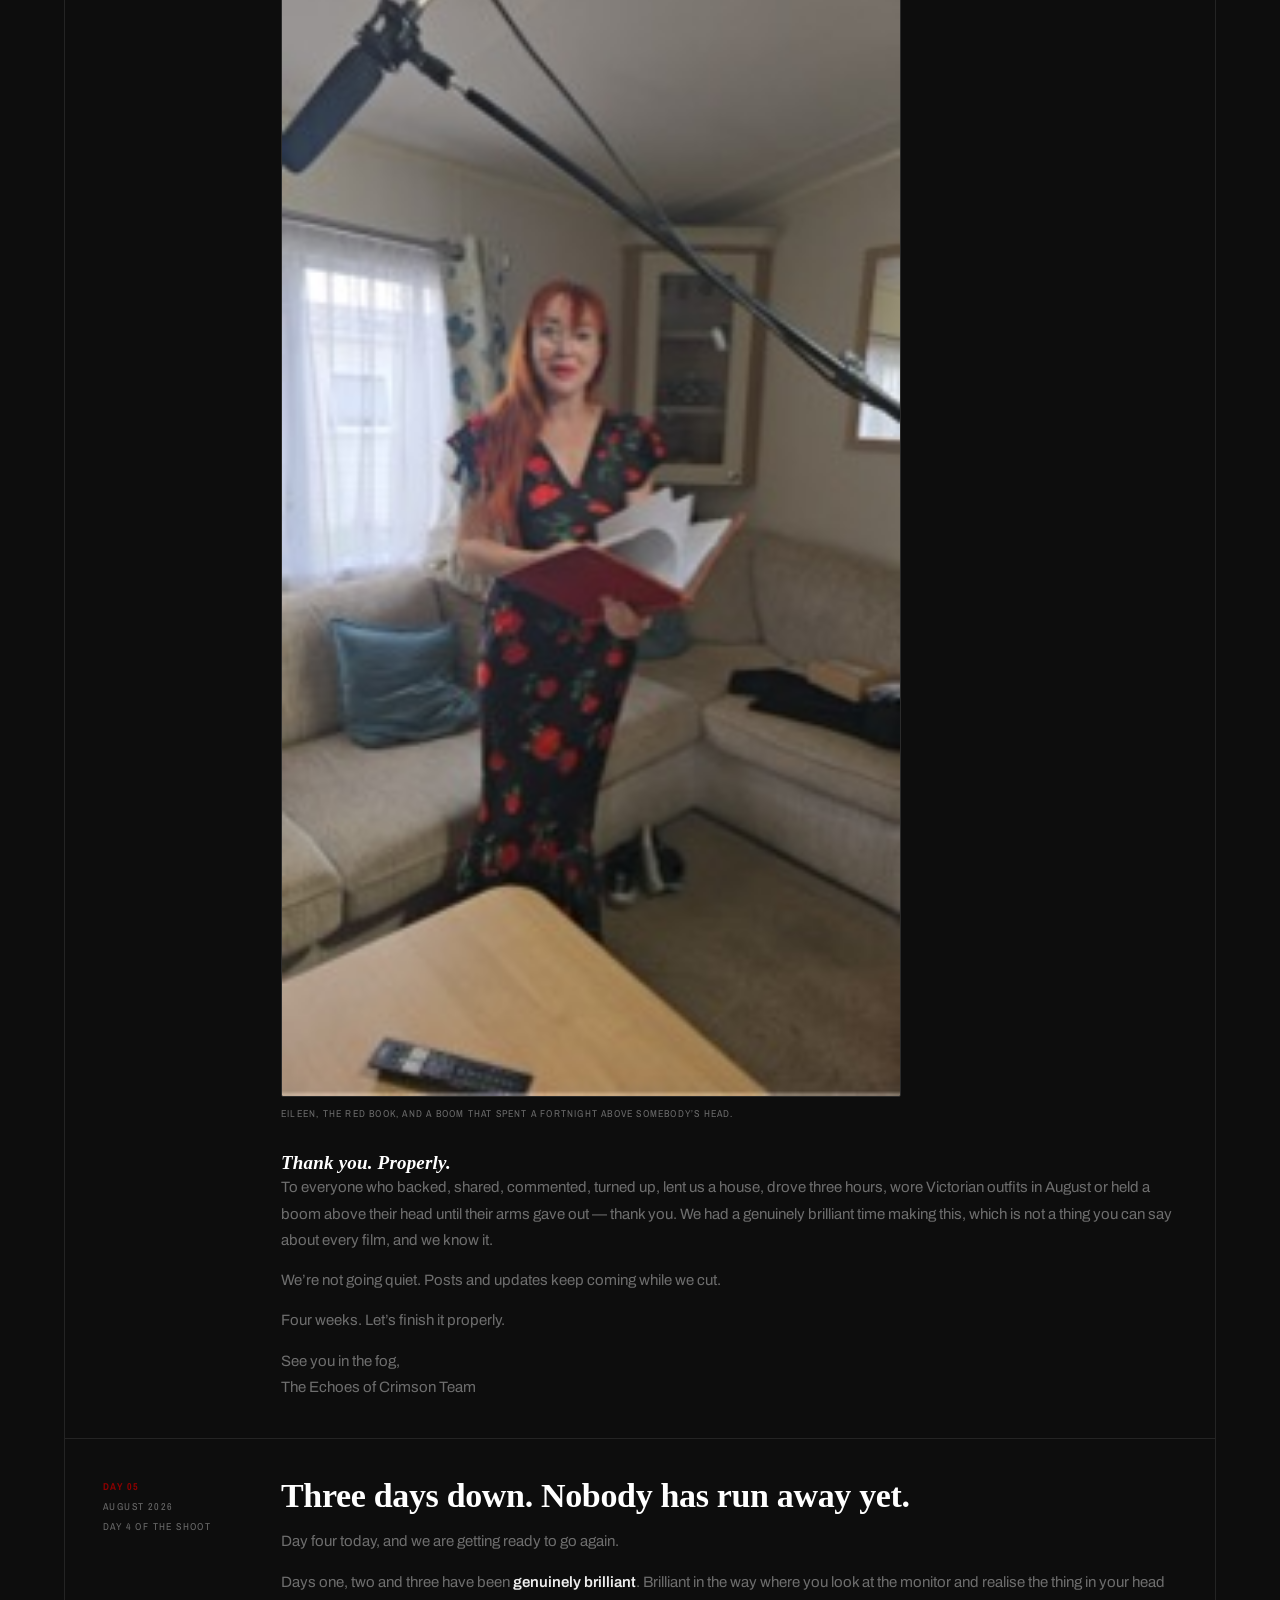
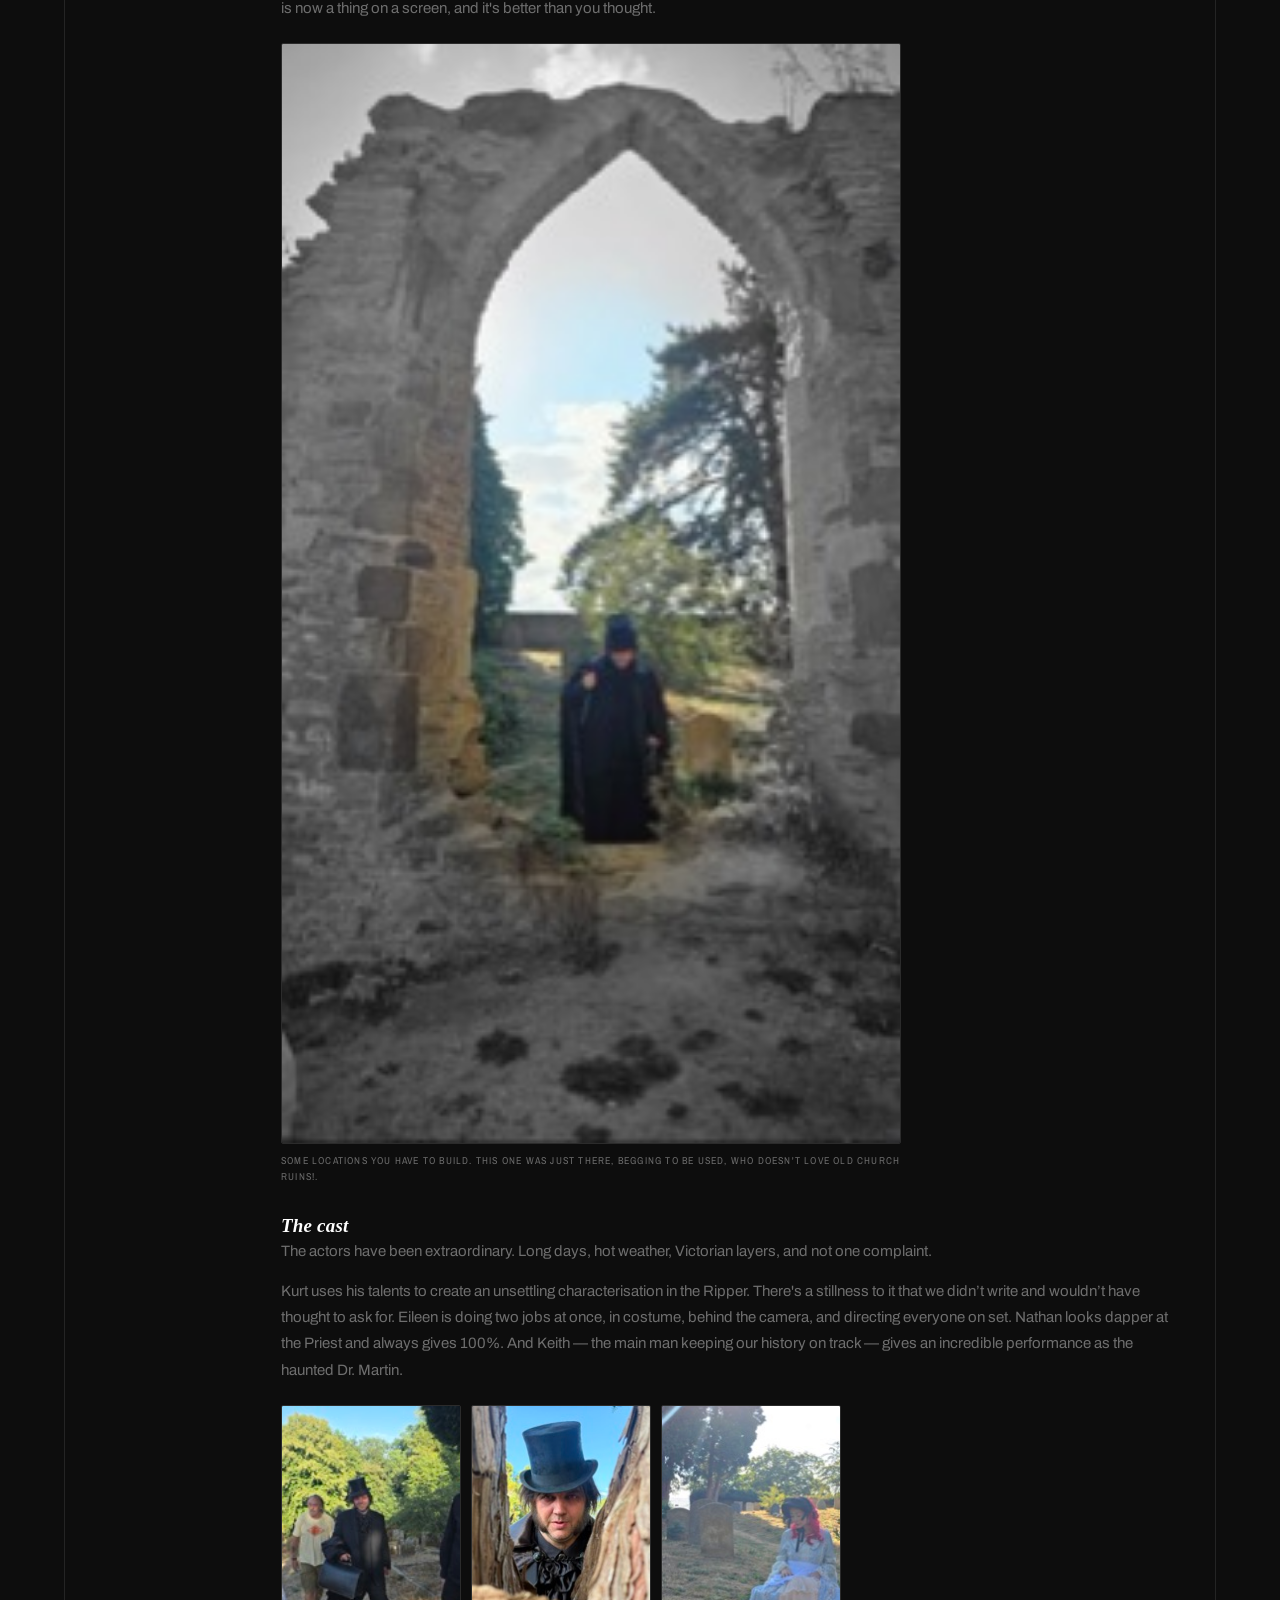
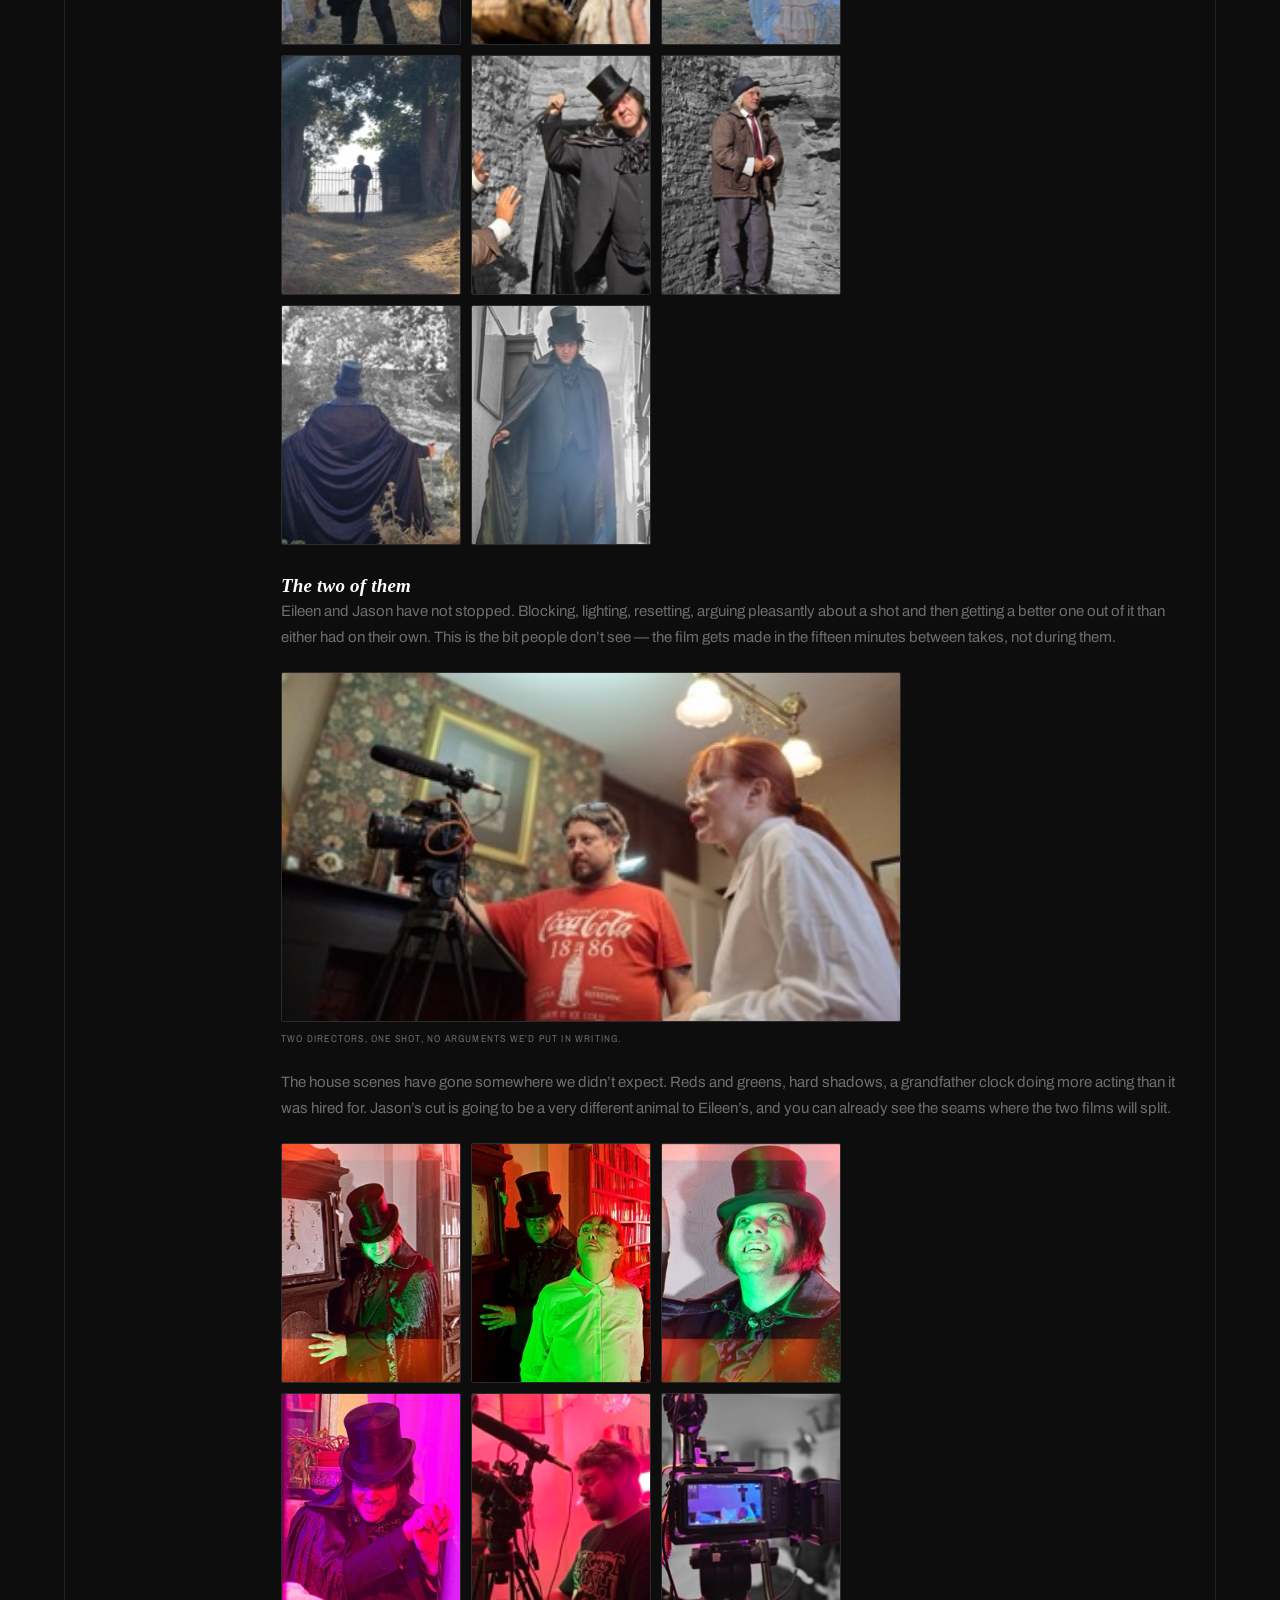
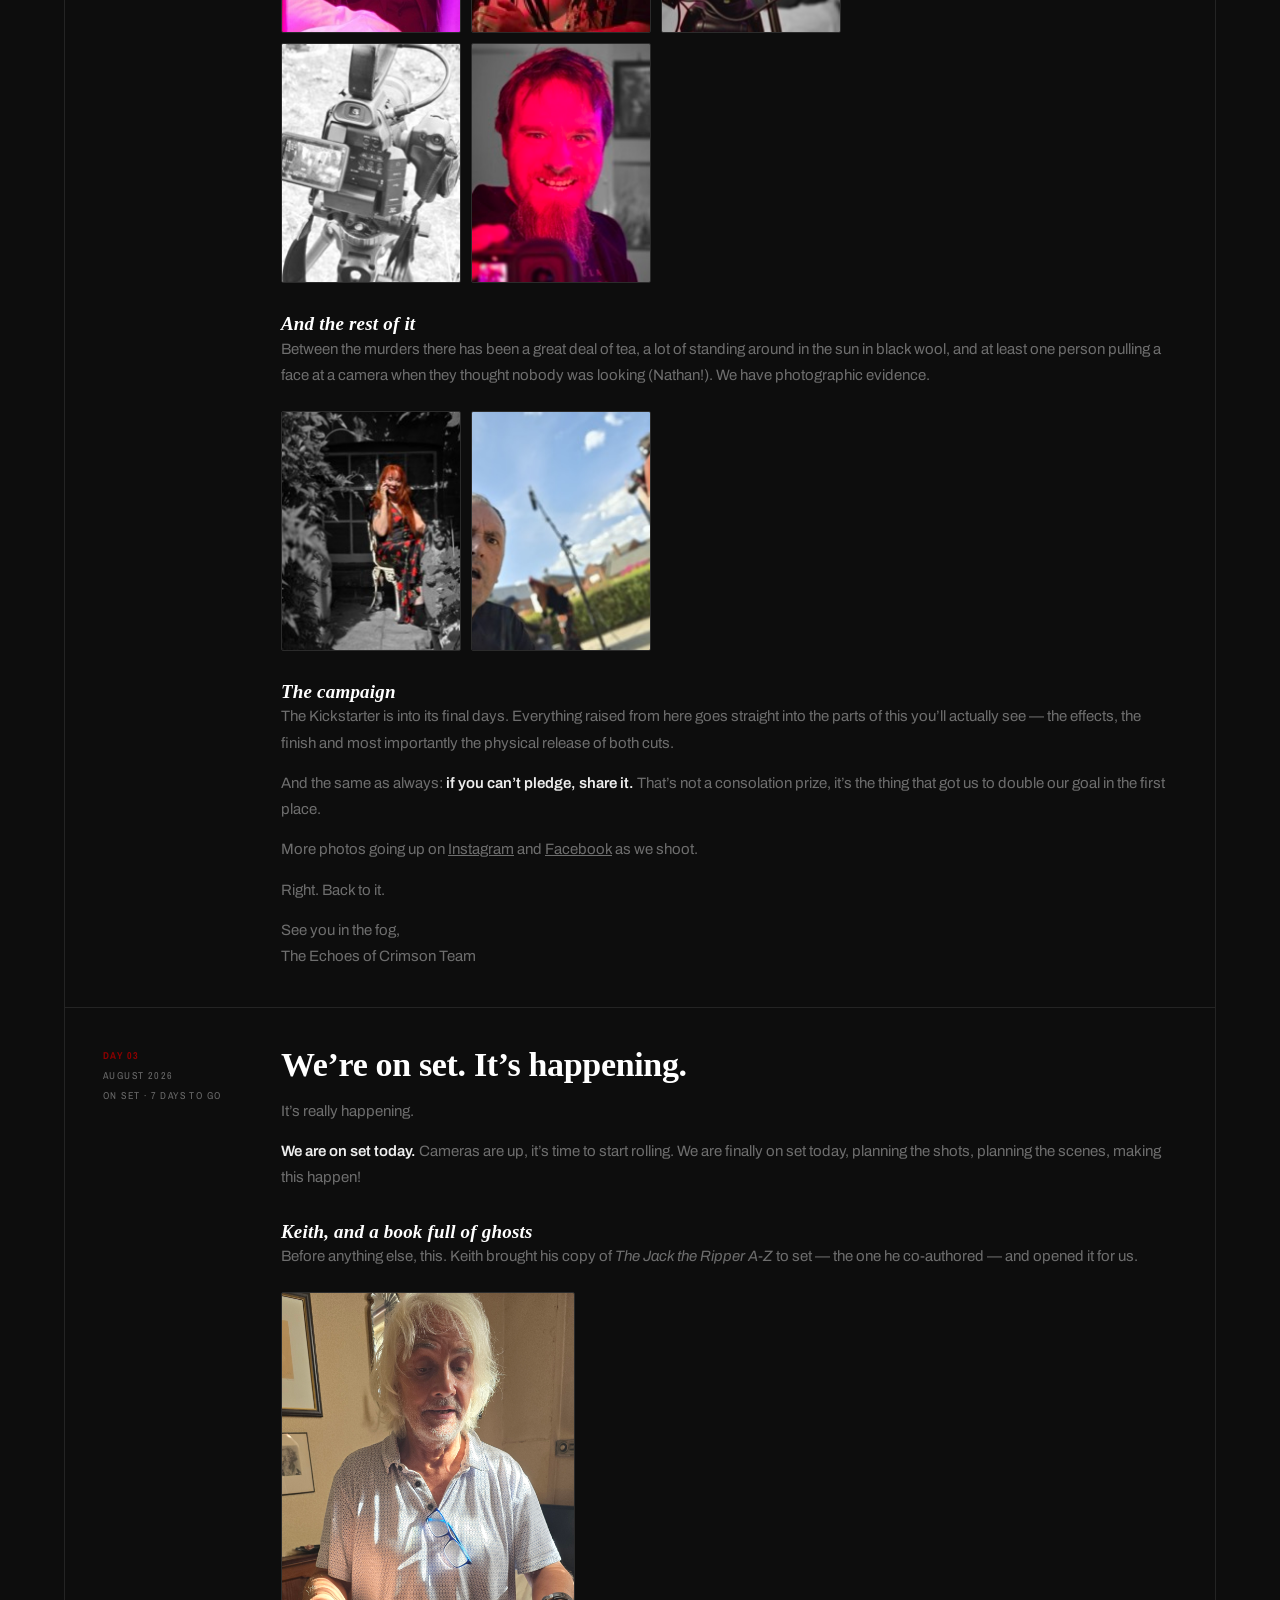
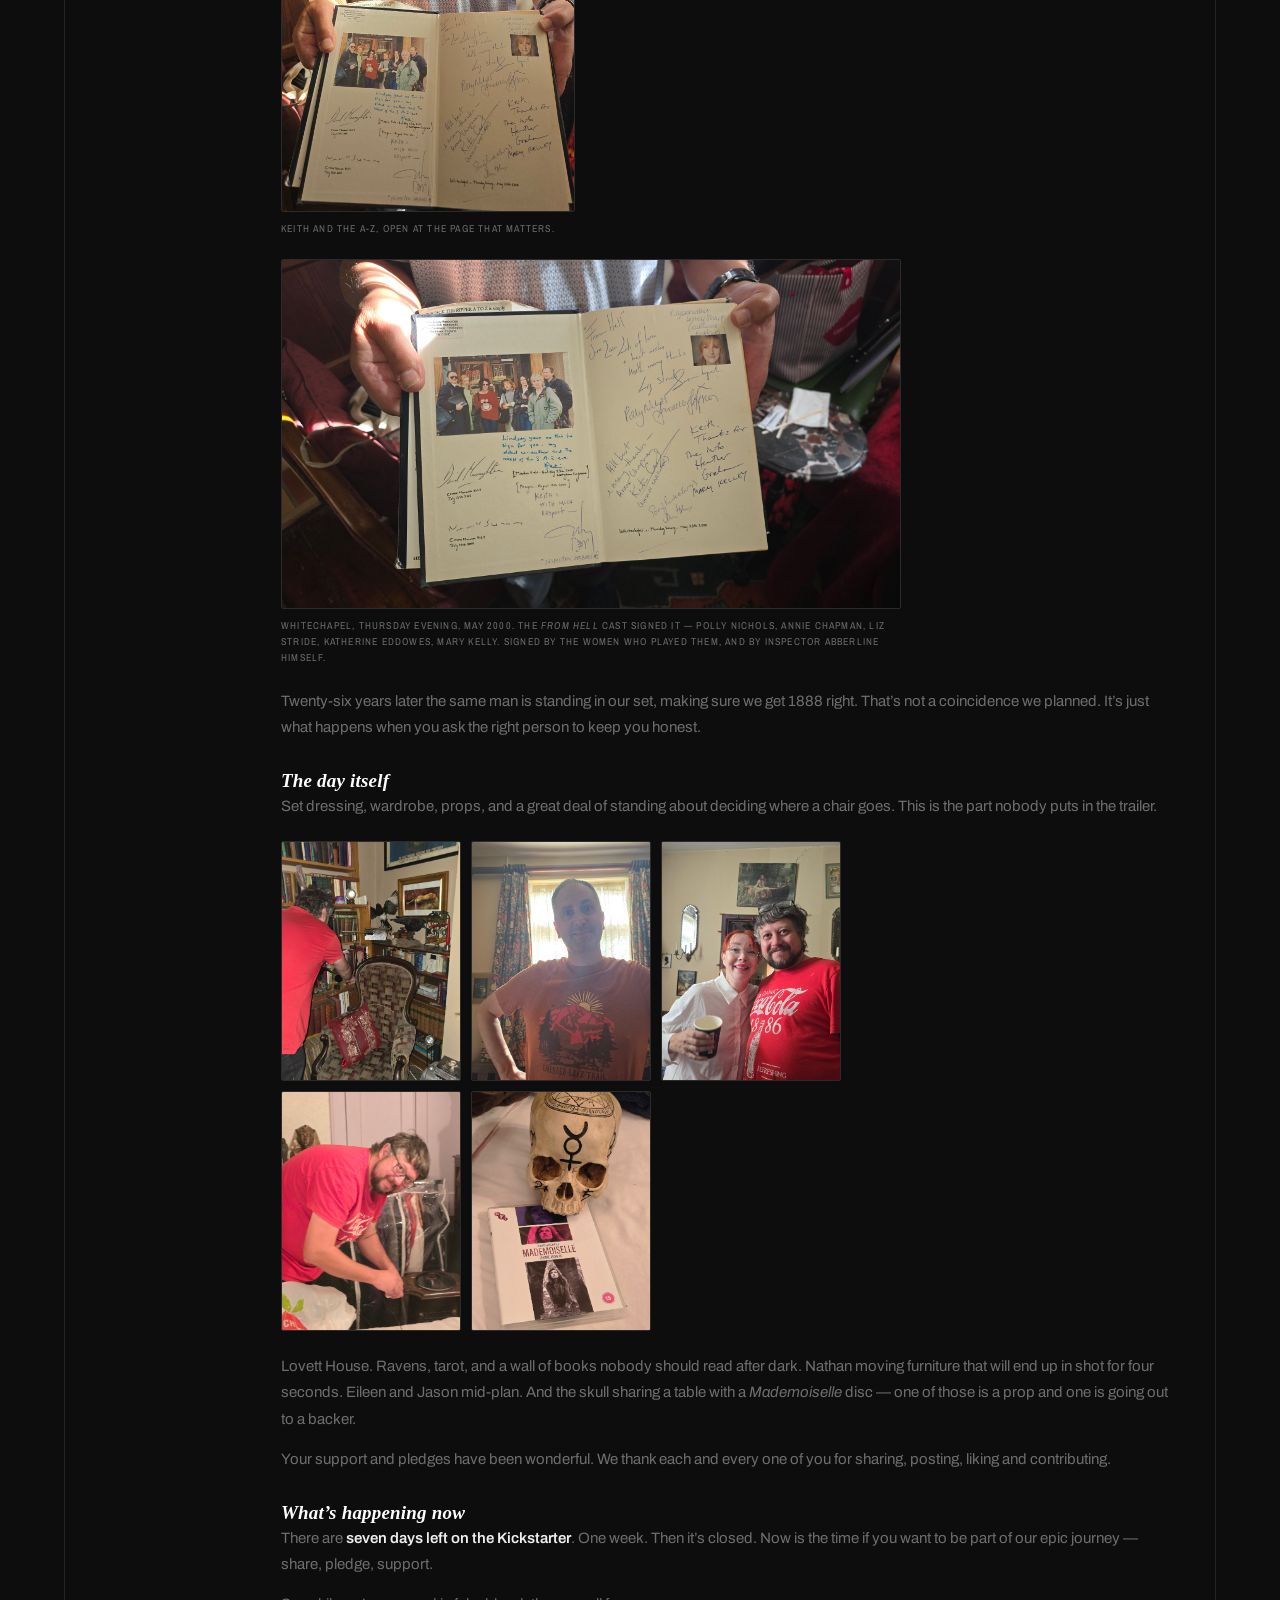
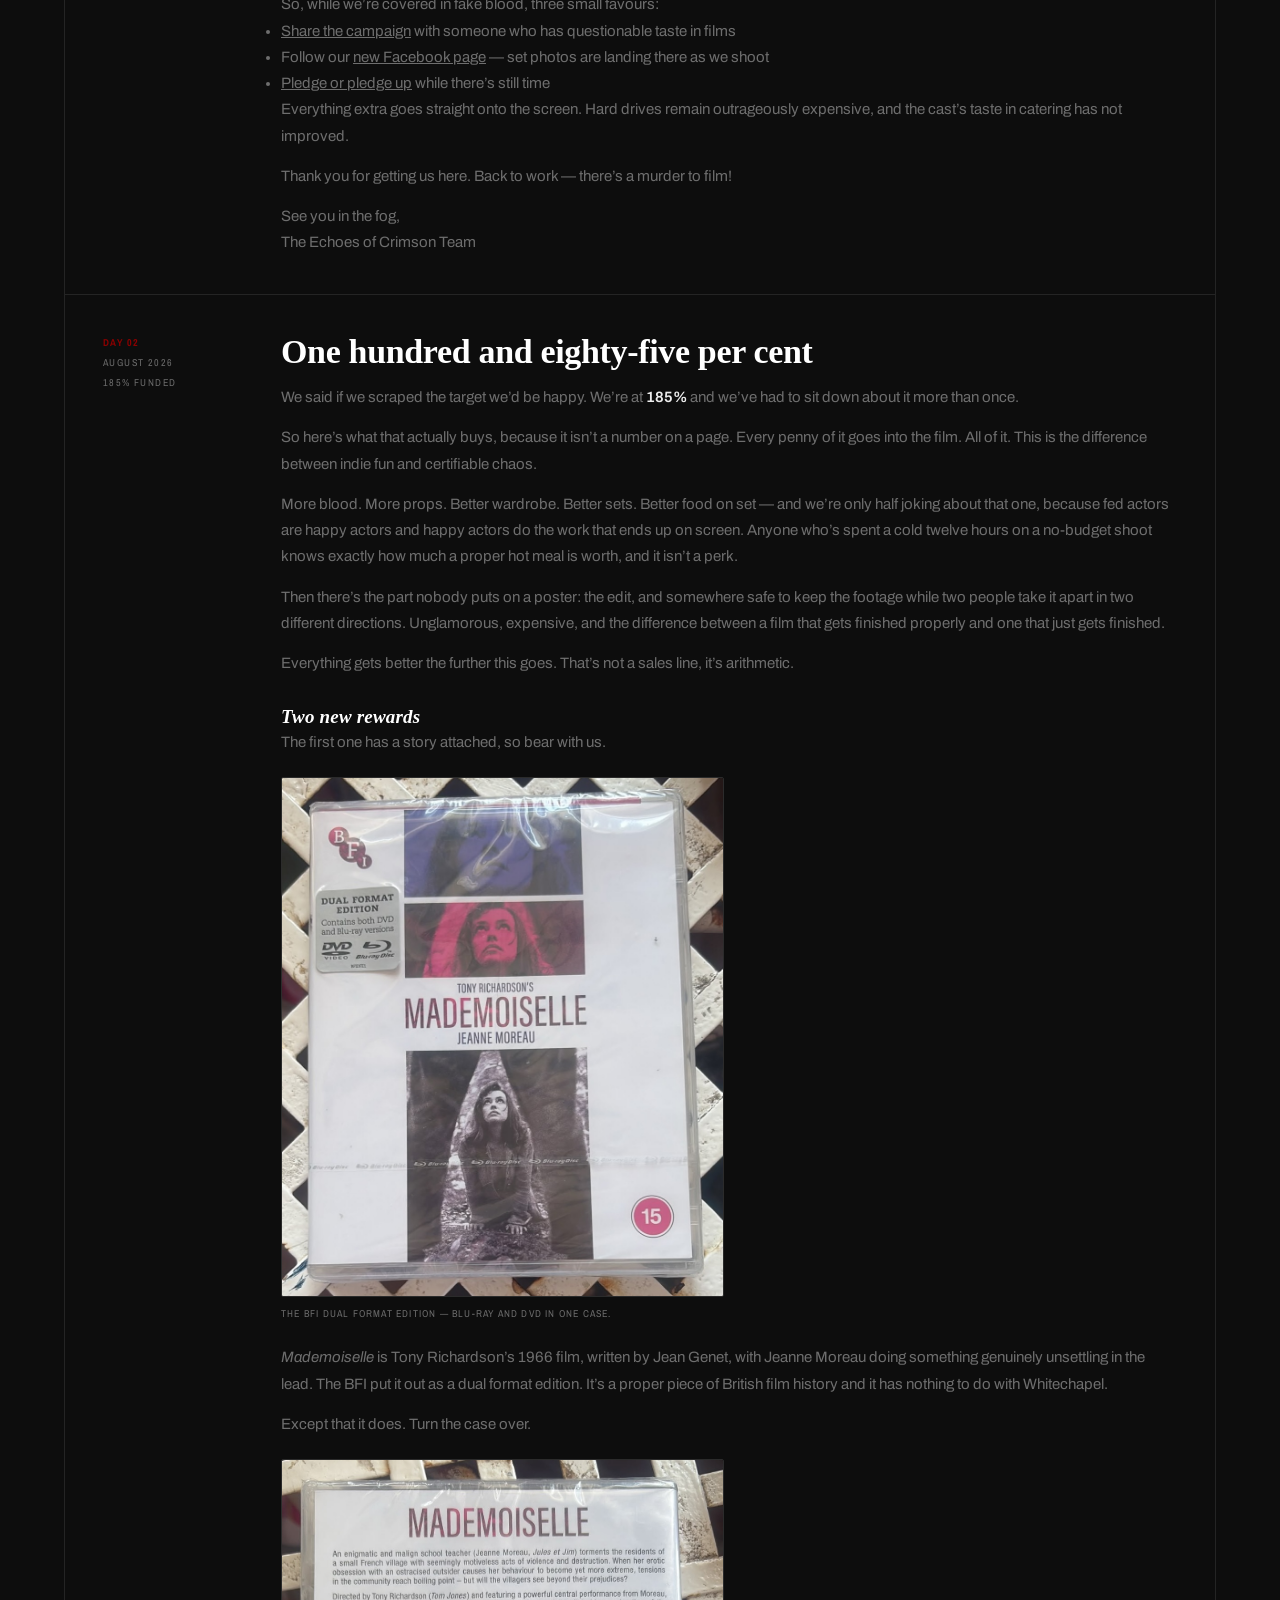
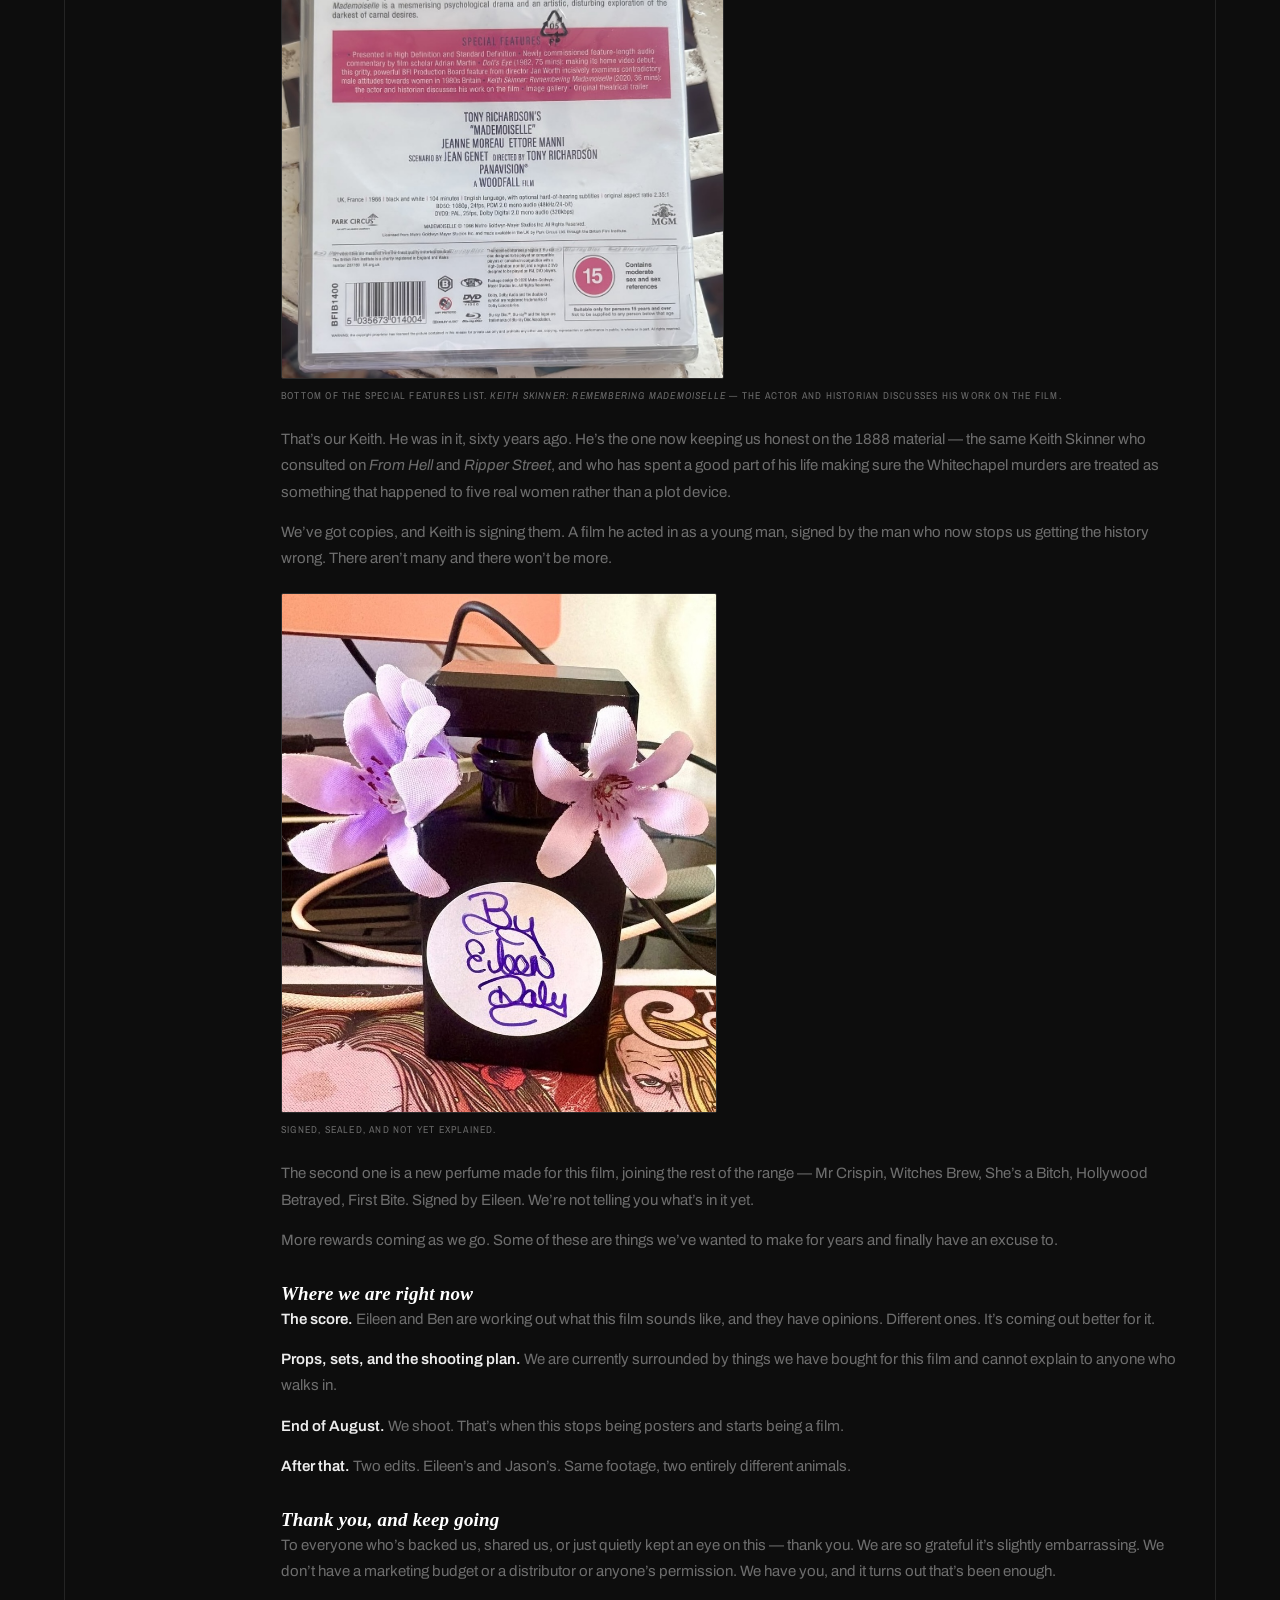
<file: journal.html>
<!DOCTYPE html>
<html lang="en">
<head>
<meta charset="utf-8">
<meta name="viewport" content="width=device-width, initial-scale=1">
<title>Journal — Echoes of Crimson</title>
<meta name="description" content="Prep, the shoot, and two edits. Notes from making a Jack the Ripper film twice.">
<link rel="preconnect" href="https://fonts.googleapis.com">
<link rel="preconnect" href="https://fonts.gstatic.com" crossorigin>
<link href="https://fonts.googleapis.com/css2?family=Archivo:wght@400;500;600;700&family=Archivo+Narrow:wght@400;600;700&display=swap" rel="stylesheet">
<link rel="stylesheet" href="style.css">
</head>
<body>
<nav class="nav">
  <div class="nav-in">
    <a class="mark" href="index.html">Echoes of <span>Crimson</span></a>
    <ul class="nav-links">
      <li><a href="index.html">Home</a></li>
      <li><a href="kickstarter.html">The Campaign</a></li>
      <li><a href="rewards.html">Rewards</a></li>
      <li><a href="journal.html" aria-current="page">Journal</a></li>
      <li><a href="watch.html">Watch</a></li>
      <li><a href="cast.html">Cast &amp; Crew</a></li>
      <li><a href="backers.html">Backer Wall</a></li>
    </ul>
    <div class="nav-right">
      <ul class="socials"><li data-social="instagram"></li><li data-social="tiktok"></li><li data-social="youtube"></li><li data-social="facebook"></li><li data-social="x"></li></ul>
      <a class="btn btn-ks" href="https://www.kickstarter.com/projects/echoesofcrimson/echoes-of-crimson/rewards" target="_blank" rel="noopener">Late pledge</a>
    </div>
  </div>
</nav>

<header class="phead">
  <div class="inner">
    <p class="eyebrow">Journal</p>
    <h1 class="ptitle">Notes from<br><em>the alley</em></h1>
    <p class="plede">Prep, the shoot, and two people arguing over the same footage. Newest first.</p>
  </div>
</header>

<section>
  <div class="inner">
    <div class="posts">

<!-- ══════════════════════════════════════════════════════════════
     TO ADD A NEW POST:
     1. Copy the TEMPLATE block below (everything between TEMPLATE START
        and TEMPLATE END). It's inside a comment, so it doesn't show on
        the site.
     2. Paste it directly UNDER this instruction, ABOVE the newest post.
     3. Delete the two lines "TEMPLATE START ..." and "TEMPLATE END ..."
        so your copy is no longer commented out.
     4. Change the date, title, words, and image file names.
     Newest post always goes at the TOP.

     TEMPLATE START ▼  (leave this original copy commented — it's your master)
      <article class="post" id="day-XX">
        <div class="meta"><b>Day 01</b>Month 2026<br>Stage</div>
        <div>
          <h2>Your headline here</h2>
          <div class="body">
            <p>First paragraph. Write it like you're telling a mate in a pub.</p>
            <p>Second paragraph.</p>
            <figure class="shot">
              <img src="your-photo.jpg" alt="short description of the photo">
              <figcaption>A line under the photo. Optional.</figcaption>
            </figure>
          </div>
        </div>
      </article>
     TEMPLATE END ▲ -->

<!-- ▼▼▼  NEWEST POST GOES HERE  ▼▼▼ -->
      <!-- ═══════════════════════════════════════════════════════════
     DAY 06 — THAT'S A WRAP
     Newest post. Sits above the "day-05" article.

     IMAGES — upload these 14 to the repo root. Rename them on your
     COMPUTER first, then Add file > Upload files. Do NOT use
     GitHub's rename tool on jpgs, it corrupts them.

       sfx-wounds.jpg          heather-sfx.jpg
       pauline-bw.jpg          eileen-pauline.jpg
       keith-pauline-nathan.jpg
       kurt-hat.jpg            ripper-art.jpg
       rachel-camera.jpg       jason-camera1.jpg
       jason-mirror2.jpg       maddie-heather.jpg
       eileen-script.jpg       eileen-dress.jpg
       crew-script.jpg
     ═══════════════════════════════════════════════════════════ -->

      <article class="post" id="day-06">
        <div class="meta"><b>Day 06</b>September 2026<br>That&rsquo;s a wrap &middot; Post has begun</div>
        <div>
          <h2>That&rsquo;s a wrap. Now comes the hard part.</h2>
          <div class="body">
            <p>We finished. Every scene, every set&#8209;up, every drop of blood &mdash; shot. Cast wrapped, crew wrapped, house handed back in roughly the condition we found it.</p>
            <p>Everybody went home and it went very quiet&hellip;</p>

            <figure class="shot shot-wide">
              <img src="crewscript.jpg" alt="The signed front page of the Echoes of Crimson script, covered in cast signatures and drawings">
              <figcaption>&ldquo;I&rsquo;M THE RIPPER!&rdquo; &mdash; and underneath, Kurt&rsquo;s reply: <em>I AM!</em> This page is going in a frame.</figcaption>
            </figure>

            <p>If you have ever made a film you will know: the shoot is the fun bit. The shoot is people, tea, laughing despite being shattered, someone in a Victorian dress sweating through a heatwave and still nailing a take. Post&#8209;production is the hard part &mdash; one editor, one screen, and several hundred hours of decisions nobody will ever notice unless you get them wrong. Jason and Eileen have their work cut out for them with this one!</p>
            <p>That&rsquo;s where we are now. And that&rsquo;s why we&rsquo;re asking one more time.</p>

            <h3 class="sub">We hit the target. Almost twice over.</h3>
            <p>You did that. We asked for a number, you doubled it and kept going, and every penny of it ended up on screen &mdash; better props, better wardrobe, better sets, proper food for people who gave us twelve&#8209;hour days.</p>
            <p>The campaign has closed, but <strong>late pledges are open</strong>, and this is the part that actually finishes the film.</p>

            <h3 class="sub">What late pledges are paying for</h3>
            <p>No mystery, no vague &ldquo;post&#8209;production costs&rdquo;. Here&rsquo;s the actual list.</p>
            <p><strong>Three drives.</strong> SSD and HDD prices have gone through the roof this year &mdash; not slightly, massively (thanks to corporate greed and AI data centres). We need three: one for Eileen, one for Jason and most importantly one back&#8209;up, just in case one fails. We have been saying hard drives are expensive since day one.</p>
            <p><strong>Our actors.</strong> Travel, food, expenses. People drove across the country to be in this. Some of them slept in strange houses next to a wall of books nobody should read after dark. Reimbursing them properly is not optional and it is not a stretch goal &mdash; it&rsquo;s the bare minimum for a set we&rsquo;d want to work on ourselves.</p>
            <p><strong>The finish.</strong> Grade, sound, score, titles, the effects work that turns a good day&rsquo;s shooting into something that holds up on a big screen. This is the invisible spend. You only see it when it hasn&rsquo;t been done.</p>
            <p><strong>And the one we really want: a physical release. Both cuts.</strong> Discs you can hold, art you can put on a shelf, a film that exists as an object and not just a file that vanishes when a streaming platform reshuffles its library. That is the goal. That&rsquo;s what this final push is for.</p>

            <h3 class="sub">Four weeks</h3>
            <p>That&rsquo;s the window. Four weeks of late pledges, all available rewards will be shipped out right after that, and then we wait for the final cut of the films, ready for a festival run.</p>
            <p><strong>Over 40 perks, starting at &pound;1.</strong></p>
            <ul>
              <li><strong>Every single pledge</strong> gets a Special Thanks in the credits of both films. Every one, from a quid up.</li>
              <li><strong>&pound;10 and over</strong> &mdash; Jason&rsquo;s cut, digital, the moment it&rsquo;s finished.</li>
              <li><strong>&pound;25 and over</strong> &mdash; <strong>both cuts</strong>. Eileen&rsquo;s chaos horror comedy and Jason&rsquo;s darker, colder one. Same footage, two entirely different animals, both yours.</li>
            </ul>
            <p>Above that there&rsquo;s signed artwork, signed scripts, DVDs, perfume, screen&#8209;worn costume and a handful of one&#8209;of&#8209;one props that genuinely will not exist again once they&rsquo;re gone.</p>
            <p><a href="https://www.kickstarter.com/projects/echoesofcrimson/echoes-of-crimson/rewards" target="_blank" rel="noopener"><strong>Late pledge here</strong></a> &mdash; or see <a href="rewards.html">the full list of rewards</a>.</p>

            <h3 class="sub">And if you can&rsquo;t</h3>
            <p>Same as it&rsquo;s always been, and we mean it every time. <strong>Not everyone has spare money, and a horror film is nobody&rsquo;s priority over a food shop.</strong> If you can&rsquo;t pledge, help us by sharing our posts and links, liking and commenting on socials and following along for the ride!</p>
            <p>Share it. Post the poster, tag the one person you know with interesting taste in films, leave a comment. That is not a consolation prize &mdash; sharing is the thing that doubled our target in the first place. We have no marketing budget and no distributor. We have you, and so far that&rsquo;s been enough.</p>

            <h3 class="sub">The set, before we forget it</h3>
            <p>We&rsquo;re going to be tucked away editing for a while, so before that &mdash; a few things worth keeping.</p>

            <p>Robbie&rsquo;s work. Prosthetic wounds laid out on a chopping board next to the brushes and somebody&rsquo;s glasses, because that&rsquo;s what indie horror actually looks like at half seven in the morning. And Heather, who spent a considerable part of her day opened up from throat to hip and remained cheerful about it.</p>
            <div class="gallery">
              <img src="sfx-wounds.jpg" alt="Prosthetic wounds laid out on a board beside brushes and glasses">
              <img src="heathersfx.jpg" alt="Heather Waugh in full prosthetic gore make-up on set">
            </div>

            <p>Pauline Peart, who can do more with one look than most scripts manage in a page. Eileen and Pauline mid&#8209;scene. Keith, Pauline and Nathan, which is the closest this production ever got to a formal portrait. Kurt under the hat, red&#8209;eyed, being unsettling at the exact moment he&rsquo;s asked to and never a second before.</p>
            <div class="gallery">
              <img src="pauline-bw.jpg" alt="Pauline Peart in costume, black and white">
              <img src="eileen-pauline.jpg" alt="Eileen Daly and Pauline Peart in character on set">
              <img src="3stooges.jpg" alt="Keith Skinner, Pauline Peart and Nathan Head in costume on set">
              <img src="kurt-hat.jpg" alt="Close on the Ripper's red eyes beneath the top hat">
              <img src="ripperart.jpg" alt="Kurt Dirt as Jack the Ripper in full costume and cape">
              <img src="eileendress.jpg" alt="Eileen Daly surrounded by the Ripper case papers and photographs">
            </div>

            <p>Rachel on the boom, Jason behind the camera and Jason in a mirror, which is either an artistic choice or the only clean shot available. Both are true.</p>
            <div class="gallery">
              <img src="rachelcamera.jpg" alt="Rachel Impey operating the boom beside the camera">
              <img src="jasoncamera1.jpg" alt="Jason Impey behind the camera wearing headphones">
              <img src="jasonmirror2.jpg" alt="Jason Impey reflected in a mirror with the camera">
              <img src="maddieheather.jpg" alt="Make-up being applied on set between takes">
            </div>

            <figure class="shot shot-wide">
              <img src="eileenscript.jpg" alt="Eileen Daly reading from the red book under the boom microphone">
              <figcaption>Eileen, the red book, and a boom that spent a fortnight above somebody&rsquo;s head.</figcaption>
            </figure>

            <h3 class="sub">Thank you. Properly.</h3>
            <p>To everyone who backed, shared, commented, turned up, lent us a house, drove three hours, wore Victorian outfits in August or held a boom above their head until their arms gave out &mdash; thank you. We had a genuinely brilliant time making this, which is not a thing you can say about every film, and we know it.</p>
            <p>We&rsquo;re not going quiet. Posts and updates keep coming while we cut.</p>
            <p>Four weeks. Let&rsquo;s finish it properly.</p>
            <p>See you in the fog,<br>The Echoes of Crimson Team</p>
          </div>
        </div>
      </article>

      <!-- ═══════════════════════════════════════════════════════════
     DAY 05 — MID-SHOOT
     Paste ABOVE the "day-04" article in journal.html.
     Uses your existing classes: article.post, div.meta, h3.sub,
     figure.shot, figure.shot-wide, div.gallery.

     IMAGES — upload all 20 to the repo root (rename on your
     COMPUTER first, then Add file > Upload files. Do NOT use
     GitHub's rename on jpgs, it corrupts them).
     ═══════════════════════════════════════════════════════════ -->

      <article class="post" id="day-05">
        <div class="meta"><b>Day 05</b>August 2026<br>Day 4 of the shoot</div>
        <div>
          <h2>Three days down. Nobody has run away yet.</h2>
          <div class="body">
            <p>Day four today, and we are getting ready to go again.</p>
            <p>Days one, two and three have been <strong>genuinely brilliant</strong>. Brilliant in the way where you look at the monitor and realise the thing in your head is now a thing on a screen, and it's better than you thought.</p>

            <figure class="shot shot-wide">
              <img src="ripper-church.jpg" alt="The Ripper standing in a ruined gothic arch, knife in hand">
              <figcaption>Some locations you have to build. This one was just there, begging to be used, who doesn't love old church ruins!.</figcaption>
            </figure>

            <h3 class="sub">The cast</h3>
            <p>The actors have been extraordinary. Long days, hot weather, Victorian layers, and not one complaint.</p>
            <p>Kurt uses his talents to create an unsettling characterisation in the Ripper. There's a stillness to it that we didn&rsquo;t write and wouldn&rsquo;t have thought to ask for. Eileen is doing two jobs at once, in costume, behind the camera, and directing everyone on set. Nathan looks dapper at the Priest and always gives 100%. And Keith &mdash; the main man keeping our history on track &mdash; gives an incredible performance as the haunted Dr. Martin.</p>

            <div class="gallery">
              <img src="churchset.jpg" alt="Cast and crew in the graveyard between takes">
              <img src="kurt-ripper.jpg" alt="The Ripper watching from between two trees">
              <img src="mary-eileen2.jpg" alt="Eileen Daly in costume, seated among the gravestones">
              <img src="priest-nathan.jpg" alt="The priest silhouetted at the churchyard gate">
              <img src="keith-kurt.jpg" alt="The Ripper raising a knife over Dr Martin against a stone wall">
              <img src="dr-martin.jpg" alt="Dr Martin against the churchyard wall">
              <img src="theripper-kurt.jpg" alt="The Ripper from behind, cloaked, walking into the ruins">
              <img src="ripper1.jpg" alt="The Ripper in the hallway">
            </div>

            <h3 class="sub">The two of them</h3>
            <p>Eileen and Jason have not stopped. Blocking, lighting, resetting, arguing pleasantly about a shot and then getting a better one out of it than either had on their own. This is the bit people don&rsquo;t see &mdash; the film gets made in the fifteen minutes between takes, not during them.</p>

            <figure class="shot shot-wide">
              <img src="eileen-jason.jpg" alt="Jason Impey at the camera with Eileen Daly on set">
              <figcaption>Two directors, one shot, no arguments we&rsquo;d put in writing.</figcaption>
            </figure>

            <p>The house scenes have gone somewhere we didn&rsquo;t expect. Reds and greens, hard shadows, a grandfather clock doing more acting than it was hired for. Jason&rsquo;s cut is going to be a very different animal to Eileen&rsquo;s, and you can already see the seams where the two films will split.</p>

            <div class="gallery">
              <img src="kurtripperclock.jpg" alt="The Ripper beside the grandfather clock, lit red and green">
              <img src="eileen-kurtclock.jpg" alt="The Ripper behind Eileen Daly in the red and green lit room">
              <img src="kurt-theripper.jpg" alt="The Ripper looking up, lit in green and red">
              <img src="ripperkurt2.jpg" alt="The Ripper lit in pink, leaning in">
              <img src="jasoncamera.jpg" alt="Jason Impey behind the camera under red light">
              <img src="camera1.jpg" alt="Monitor view of a bedroom scene during filming">
              <img src="bwcamara.jpg" alt="Camera set up in the graveyard, black and white">
              <img src="kieran1.jpg" alt="Crew on set under the red lighting">
            </div>

            <h3 class="sub">And the rest of it</h3>
            <p>Between the murders there has been a great deal of tea, a lot of standing around in the sun in black wool, and at least one person pulling a face at a camera when they thought nobody was looking (Nathan!). We have photographic evidence.</p>

            <div class="gallery">
              <img src="eileengarden.jpg" alt="Eileen Daly in the garden between setups">
              <img src="nathan-silly.jpg" alt="Nathan Head pulling a face on set">
            </div>

            <h3 class="sub">The campaign</h3>
            <p>The Kickstarter is into its final days. Everything raised from here goes straight into the parts of this you&rsquo;ll actually see &mdash; the effects, the finish and most importantly the physical release of both cuts.</p>
            <p>And the same as always: <strong>if you can&rsquo;t pledge, share it.</strong> That&rsquo;s not a consolation prize, it&rsquo;s the thing that got us to double our goal in the first place.</p>
            <p>More photos going up on <a href="https://www.instagram.com/echoesofcrimson/" target="_blank" rel="noopener">Instagram</a> and <a href="https://www.facebook.com/profile.php?id=61592602180465" target="_blank" rel="noopener">Facebook</a> as we shoot.</p>
            <p>Right. Back to it.</p>
            <p>See you in the fog,<br>The Echoes of Crimson Team</p>
          </div>
        </div>
      </article>

      <article class="post" id="day-03">
        <div class="meta"><b>Day 03</b>August 2026<br>On set &middot; 7 days to go</div>
        <div>
          <h2>We&rsquo;re on set. It&rsquo;s happening.</h2>
          <div class="body">
            <p>It&rsquo;s really happening.</p>
            <p><strong>We are on set today.</strong> Cameras are up, it&rsquo;s time to start rolling. We are finally on set today, planning the shots, planning the scenes, making this happen!</p>

            <h3 class="sub">Keith, and a book full of ghosts</h3>
            <p>Before anything else, this. Keith brought his copy of <em>The Jack the Ripper A&#8209;Z</em> to set &mdash; the one he co&#8209;authored &mdash; and opened it for us.</p>
            <figure class="shot">
              <img src="keithwithbook.jpg" alt="Keith Skinner holding his signed copy of The Jack the Ripper A to Z">
              <figcaption>Keith and the A&#8209;Z, open at the page that matters.</figcaption>
            </figure>
            <figure class="shot shot-wide">
              <img src="bookcloseup.jpg" alt="Close on the signed pages of The Jack the Ripper A to Z, signed by the From Hell cast">
              <figcaption>Whitechapel, Thursday evening, May 2000. The <em>From Hell</em> cast signed it &mdash; Polly Nichols, Annie Chapman, Liz Stride, Katherine Eddowes, Mary Kelly. Signed by the women who played them, and by Inspector Abberline himself.</figcaption>
            </figure>
            <p>Twenty&#8209;six years later the same man is standing in our set, making sure we get 1888 right. That&rsquo;s not a coincidence we planned. It&rsquo;s just what happens when you ask the right person to keep you honest.</p>

            <h3 class="sub">The day itself</h3>
            <p>Set dressing, wardrobe, props, and a great deal of standing about deciding where a chair goes. This is the part nobody puts in the trailer.</p>
            <div class="gallery">
              <img src="lovetthouse.jpg" alt="Lovett House, the location for the shoot">
              <img src="nathan.jpg" alt="Nathan Head dressing the set">
              <img src="jasonandeileen.jpg" alt="Jason Impey and Eileen Daly on set">
              <img src="jason.jpg" alt="Jason Impey on set, day one">
              <img src="bluraywithskull.jpg" alt="A sigil-marked skull beside the BFI edition of Mademoiselle">
            </div>
            <p>Lovett House. Ravens, tarot, and a wall of books nobody should read after dark. Nathan moving furniture that will end up in shot for four seconds. Eileen and Jason mid&#8209;plan. And the skull sharing a table with a <em>Mademoiselle</em> disc &mdash; one of those is a prop and one is going out to a backer.</p>
            <p>Your support and pledges have been wonderful. We thank each and every one of you for sharing, posting, liking and contributing.</p>

            <h3 class="sub">What&rsquo;s happening now</h3>
            <p>There are <strong>seven days left on the Kickstarter</strong>. One week. Then it&rsquo;s closed. Now is the time if you want to be part of our epic journey &mdash; share, pledge, support.</p>
            <p>So, while we&rsquo;re covered in fake blood, three small favours:</p>
            <ul>
              <li><a href="https://www.kickstarter.com/projects/echoesofcrimson/echoes-of-crimson/rewards" target="_blank" rel="noopener">Share the campaign</a> with someone who has questionable taste in films</li>
              <li>Follow our <a href="https://www.facebook.com/profile.php?id=61592602180465" target="_blank" rel="noopener">new Facebook page</a> &mdash; set photos are landing there as we shoot</li>
              <li><a href="https://www.kickstarter.com/projects/echoesofcrimson/echoes-of-crimson/rewards" target="_blank" rel="noopener">Pledge or pledge up</a> while there&rsquo;s still time</li>
            </ul>
            <p>Everything extra goes straight onto the screen. Hard drives remain outrageously expensive, and the cast&rsquo;s taste in catering has not improved.</p>
            <p>Thank you for getting us here. Back to work &mdash; there&rsquo;s a murder to film!</p>
            <p>See you in the fog,<br>The Echoes of Crimson Team</p>
          </div>
        </div>
      </article>

      <article class="post" id="day-02">
        <div class="meta"><b>Day 02</b>August 2026<br>185% funded</div>
        <div>
          <h2>One hundred and eighty&#8209;five per cent</h2>
          <div class="body">
            <p>We said if we scraped the target we&rsquo;d be happy. We&rsquo;re at <strong>185%</strong> and we&rsquo;ve had to sit down about it more than once.</p>
            <p>So here&rsquo;s what that actually buys, because it isn&rsquo;t a number on a page. Every penny of it goes into the film. All of it. This is the difference between indie fun and certifiable chaos.</p>
            <p>More blood. More props. Better wardrobe. Better sets. Better food on set &mdash; and we&rsquo;re only half joking about that one, because fed actors are happy actors and happy actors do the work that ends up on screen. Anyone who&rsquo;s spent a cold twelve hours on a no&#8209;budget shoot knows exactly how much a proper hot meal is worth, and it isn&rsquo;t a perk.</p>
            <p>Then there&rsquo;s the part nobody puts on a poster: the edit, and somewhere safe to keep the footage while two people take it apart in two different directions. Unglamorous, expensive, and the difference between a film that gets finished properly and one that just gets finished.</p>
            <p>Everything gets better the further this goes. That&rsquo;s not a sales line, it&rsquo;s arithmetic.</p>

            <h3 class="sub">Two new rewards</h3>
            <p>The first one has a story attached, so bear with us.</p>
            <figure class="shot">
              <img src="reward-mademoiselle-front.jpg" alt="The BFI dual format edition of Mademoiselle, Tony Richardson's 1966 film starring Jeanne Moreau">
              <figcaption>The BFI dual format edition &mdash; Blu&#8209;ray and DVD in one case.</figcaption>
            </figure>
            <p><em>Mademoiselle</em> is Tony Richardson&rsquo;s 1966 film, written by Jean Genet, with Jeanne Moreau doing something genuinely unsettling in the lead. The BFI put it out as a dual format edition. It&rsquo;s a proper piece of British film history and it has nothing to do with Whitechapel.</p>
            <p>Except that it does. Turn the case over.</p>
            <figure class="shot">
              <img src="reward-mademoiselle-back.jpg" alt="Back of the Mademoiselle case, listing Keith Skinner: Remembering Mademoiselle among the special features">
              <figcaption>Bottom of the special features list. <em>Keith Skinner: Remembering Mademoiselle</em> &mdash; the actor and historian discusses his work on the film.</figcaption>
            </figure>
            <p>That&rsquo;s our Keith. He was in it, sixty years ago. He&rsquo;s the one now keeping us honest on the 1888 material &mdash; the same Keith Skinner who consulted on <em>From Hell</em> and <em>Ripper Street</em>, and who has spent a good part of his life making sure the Whitechapel murders are treated as something that happened to five real women rather than a plot device.</p>
            <p>We&rsquo;ve got copies, and Keith is signing them. A film he acted in as a young man, signed by the man who now stops us getting the history wrong. There aren&rsquo;t many and there won&rsquo;t be more.</p>
            <figure class="shot">
              <img src="reward-echoes-perfume.jpg" alt="An unlabelled black perfume bottle signed by Eileen Daly, the new Echoes of Crimson scent">
              <figcaption>Signed, sealed, and not yet explained.</figcaption>
            </figure>
            <p>The second one is a new perfume made for this film, joining the rest of the range &mdash; Mr Crispin, Witches Brew, She&rsquo;s a Bitch, Hollywood Betrayed, First Bite. Signed by Eileen. We&rsquo;re not telling you what&rsquo;s in it yet.</p>
            <p>More rewards coming as we go. Some of these are things we&rsquo;ve wanted to make for years and finally have an excuse to.</p>

            <h3 class="sub">Where we are right now</h3>
            <p><strong>The score.</strong> Eileen and Ben are working out what this film sounds like, and they have opinions. Different ones. It&rsquo;s coming out better for it.</p>
            <p><strong>Props, sets, and the shooting plan.</strong> We are currently surrounded by things we have bought for this film and cannot explain to anyone who walks in.</p>
            <p><strong>End of August.</strong> We shoot. That&rsquo;s when this stops being posters and starts being a film.</p>
            <p><strong>After that.</strong> Two edits. Eileen&rsquo;s and Jason&rsquo;s. Same footage, two entirely different animals.</p>

            <h3 class="sub">Thank you, and keep going</h3>
            <p>To everyone who&rsquo;s backed us, shared us, or just quietly kept an eye on this &mdash; thank you. We are so grateful it&rsquo;s slightly embarrassing. We don&rsquo;t have a marketing budget or a distributor or anyone&rsquo;s permission. We have you, and it turns out that&rsquo;s been enough.</p>
            <p>At this point the share button does more for us than the pledge button. Every person who passes this to someone who likes horror is doing the job of an advertising spend we haven&rsquo;t got. Keep sharing. It&rsquo;s working.</p>
          </div>
        </div>
      </article>

      <article class="post" id="day-01">
        <div class="meta"><b>Day 01</b>July 2026<br>Campaign live</div>
        <div>
          <h2>It&rsquo;s live. Here&rsquo;s what that actually means.</h2>
          <div class="body">
            <p>The Kickstarter is up. After months of scripts, scouting, and buying fake blood in quantities that raise eyebrows at the till &mdash; there&rsquo;s a page with a button on it and a number that starts at zero.</p>
            <p>Let&rsquo;s be straight about what this is. <strong>We&rsquo;re making this film either way.</strong> Our own money is already in it. The Kickstarter doesn&rsquo;t decide whether <em>Echoes of Crimson</em> exists &mdash; it decides how far it travels, how much we can pay the people who turn up, and whether the version you eventually watch looks like what&rsquo;s in our heads or a compromise we settled for.</p>

            <h3 class="sub">On backing it</h3>
            <p>Tiers start at &pound;5. From &pound;25 you get <strong>both cuts</strong> &mdash; Eileen&rsquo;s chaos comedy horror and Jason&rsquo;s darker, colder one, the same footage taken into two rooms and coming out as two different films. Above that there&rsquo;s signed artwork, DVDs, screen&#8209;worn costume, and a handful of one&#8209;of&#8209;one props that when they&rsquo;re gone are gone.</p>
            <p>If you&rsquo;re going to back it, <strong>back it early</strong>. We&rsquo;re not saying that to rush you. Kickstarter&rsquo;s algorithm surfaces campaigns that move fast in the first couple of days, and a project that stalls out of the gate rarely recovers no matter how good it is. A fiver on day one genuinely does more work than fifty quid in week three. That&rsquo;s not sales talk, it&rsquo;s just how the platform behaves.</p>
            <p>And every backer name goes up on <a href="backers.html">the Backer Wall</a>, in the order it arrived. First in, top of the wall, and it stays that way for good.</p>

            <h3 class="sub">On not backing it</h3>
            <p>Here&rsquo;s the part we mean most. <strong>Not everyone has spare money, and we&rsquo;re not going to pretend otherwise.</strong> Times are hard and a horror film is not anybody&rsquo;s priority over a food shop. If you can&rsquo;t pledge, that is completely fine, and you are not less welcome here for it.</p>
            <p>Sharing is real support. It costs nothing and it works. Independent films don&rsquo;t find their audience through advertising budgets &mdash; they find it because somebody tagged a mate who likes British horror. Post the link. Repost the poster. Tell one person who&rsquo;d get it. Leave a comment on the campaign, because comments push a project up the page in a way that silence never will.</p>
            <p>We have watched films we love disappear because nobody outside the room ever heard about them. If you spread this thing further than it would have gone on its own, you have done something for it. We&rsquo;ll take that as gladly as a pledge, and we mean that plainly.</p>

            <h3 class="sub">Where to start</h3>
            <p>If you want to know who&rsquo;s making this before you decide anything &mdash; fair enough. <a href="watch.html">The Watch page</a> now has Eileen&rsquo;s showreel, Jason&rsquo;s showreel, and trailers for what the pair of us have made before. Thirty years of British horror between us and no interest in slowing down.</p>
            <p>Then come back and press the button. Or don&rsquo;t, and tell somebody instead. Both help.</p>
          </div>
        </div>
      </article>

      <article class="post" id="day-00">
        <div class="meta"><b>Day 00</b>July 2026<br>Pre‑production</div>
        <div>
          <h2>Before a single frame</h2>
          <div class="body">
            <p>Nothing's been shot yet. We're writing this from the wrong side of it — scripts locked, locations scouted, fake blood ordered in a quantity that got a look at the till. August is when the cameras roll. This is us telling you <strong>before</strong>, not after.</p>
            <figure class="shot">
              <img src="echoes-of-crimson-key-art.jpg" alt="Echoes of Crimson key art — the title cut two ways">
              <figcaption>The key art. One title, two worlds — the whole idea in a single frame.</figcaption>
            </figure>
            <p>The experiment: one shoot, one cast, one set of performances in the fog and cobbles of 1888 Whitechapel. Then the footage goes into two rooms and comes out as two films. Eileen cuts the comedy horror — chaos, teeth, jokes that shouldn't land and do. Jason cuts the dark one — slower, colder, the version that follows you home. Neither is the "real" cut. That's the point.</p>
            <p>We're making it either way. Our own money's already down and we're not waiting for anyone's blessing. The Kickstarter decides how far it travels, nothing more. If you're going to back it, back it early — early is the only thing that actually moves the needle.</p>
            <div class="gallery">
              <img src="still-victorian-sepia.jpg" alt="Victorian sepia still from prep">
              <img src="still-directors-onset.jpg" alt="Eileen and Jason on set">
              <img src="still-rose-window.jpg" alt="Rose window location">
              <img src="still-seance-bts.jpg" alt="Behind the scenes at the s&eacute;ance set-up">
              <img src="still-ripper-and-rose.jpg" alt="The Ripper and Rose, blood-soaked and grinning">
              <img src="still-ripper-eyes.jpg" alt="Close on the Ripper's eyes">
            </div>
            <p>Prep photos above. The first proper mess arrives when we're on set.</p>

            <h3 class="sub">Two posters, one film</h3>

            <figure class="shot shot-wide">
              <img src="banner-echoes-wide.jpg" alt="Echoes of Crimson wide banner &mdash; Mary Kelly veiled, the Ripper in the alley">
              <figcaption>Her half and his half, side by side. That's the whole film in one picture.</figcaption>
            </figure>
          </div>
        </div>
      </article>

    </div>

    <div class="cta-row">
      <a class="btn btn-ks btn-lg" href="https://www.kickstarter.com/projects/echoesofcrimson/echoes-of-crimson/rewards" target="_blank" rel="noopener">Late pledge now</a>
      <span class="secondary">Or see the <a href="rewards.html">full reward list</a>.</span>
    </div>
  </div>
</section>
<footer>
  <ul class="footer-socials"><li data-social="instagram"></li><li data-social="tiktok"></li><li data-social="youtube"></li><li data-social="facebook"></li><li data-social="x"></li></ul>
  <p>Echoes of Crimson · A film by Eileen Daly · Shot by Jason Impey<br>Whitechapel, 1888 · Late pledges open now</p>
</footer>
<script src="site.js"></script>
</body>
</html>
</file>
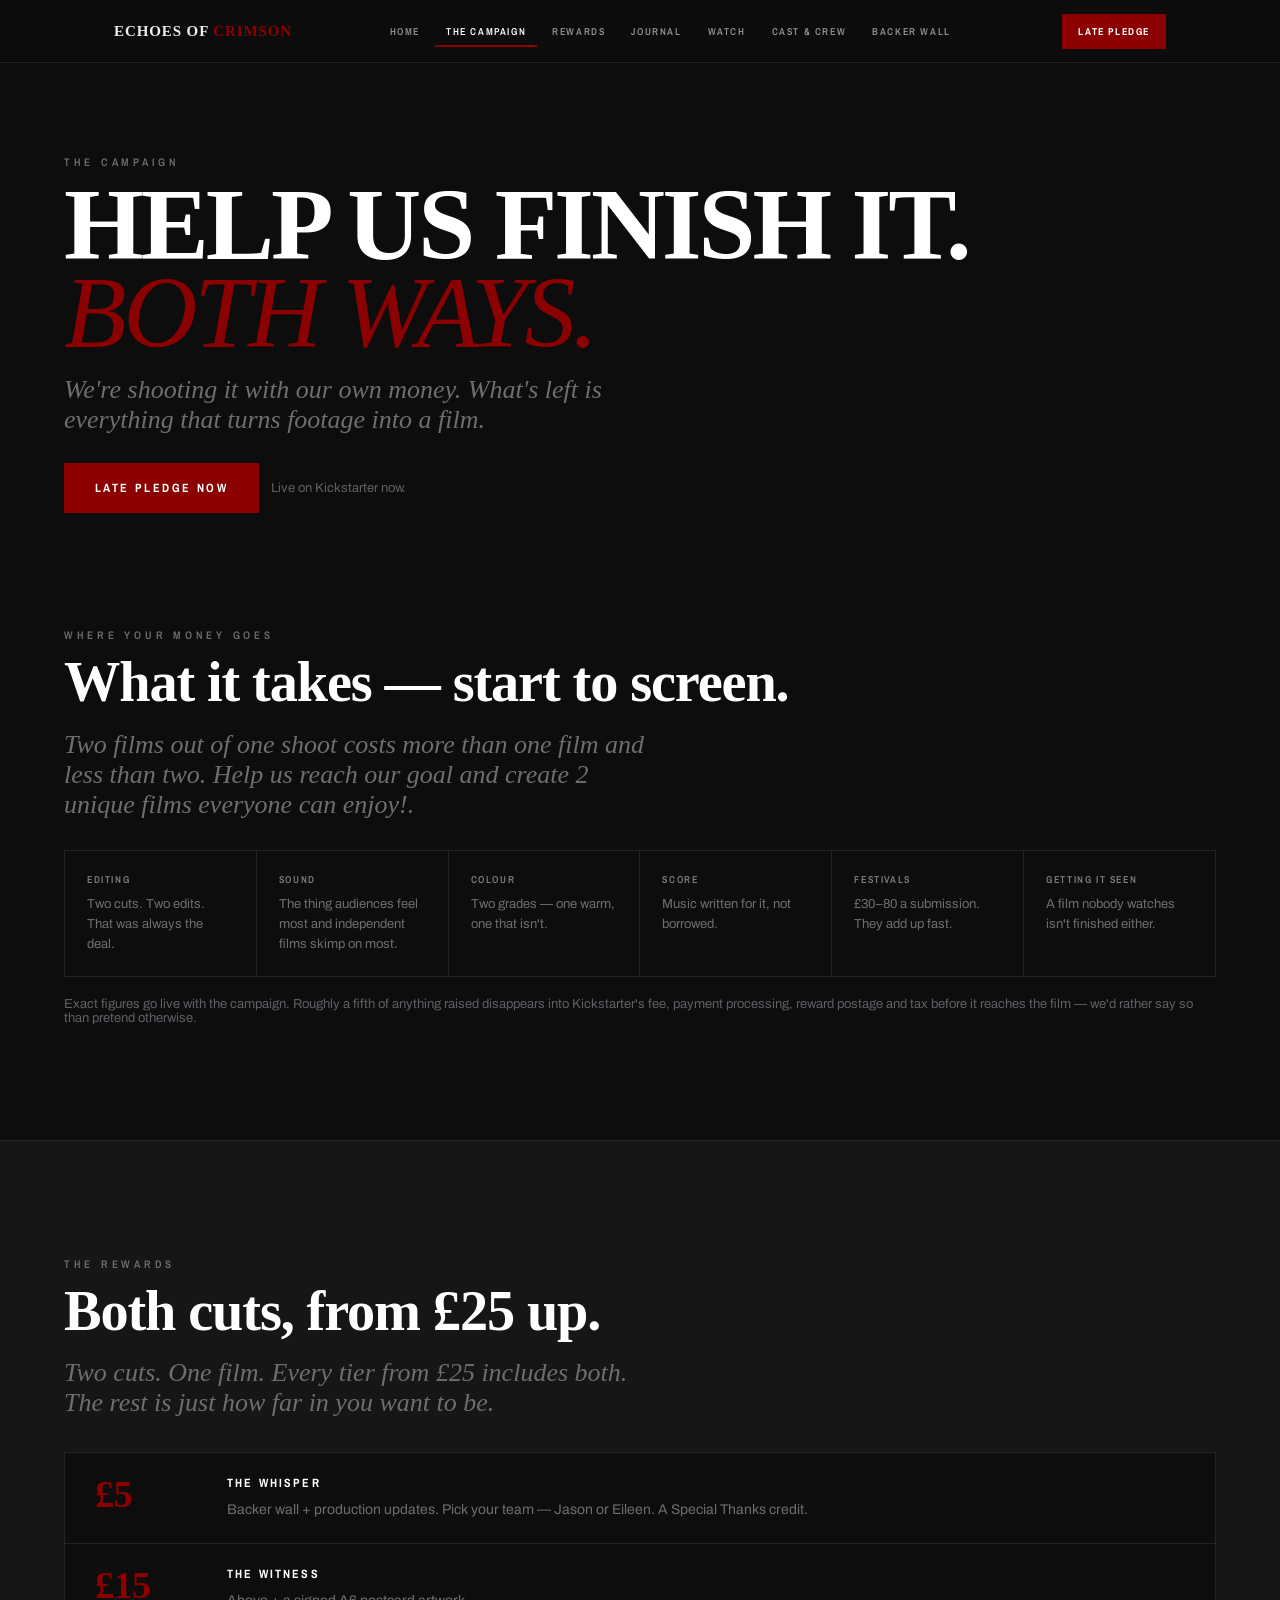
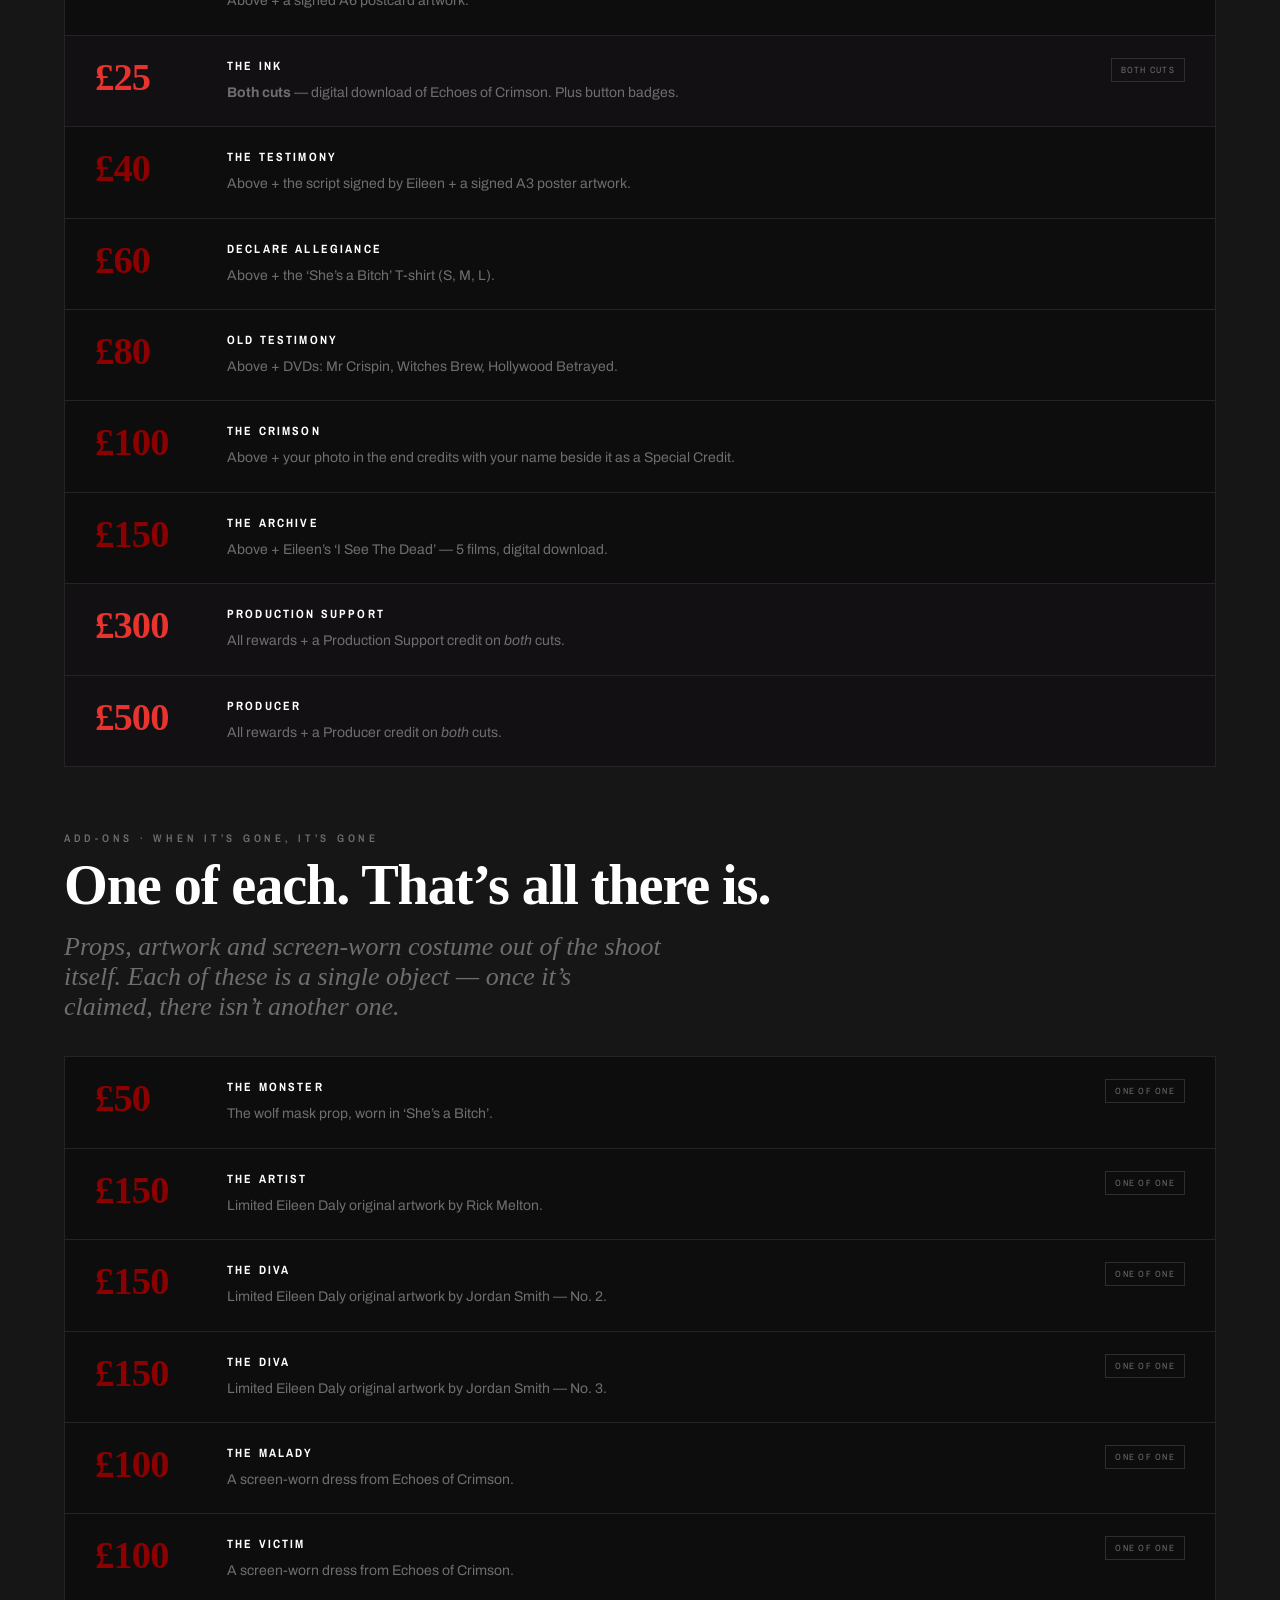
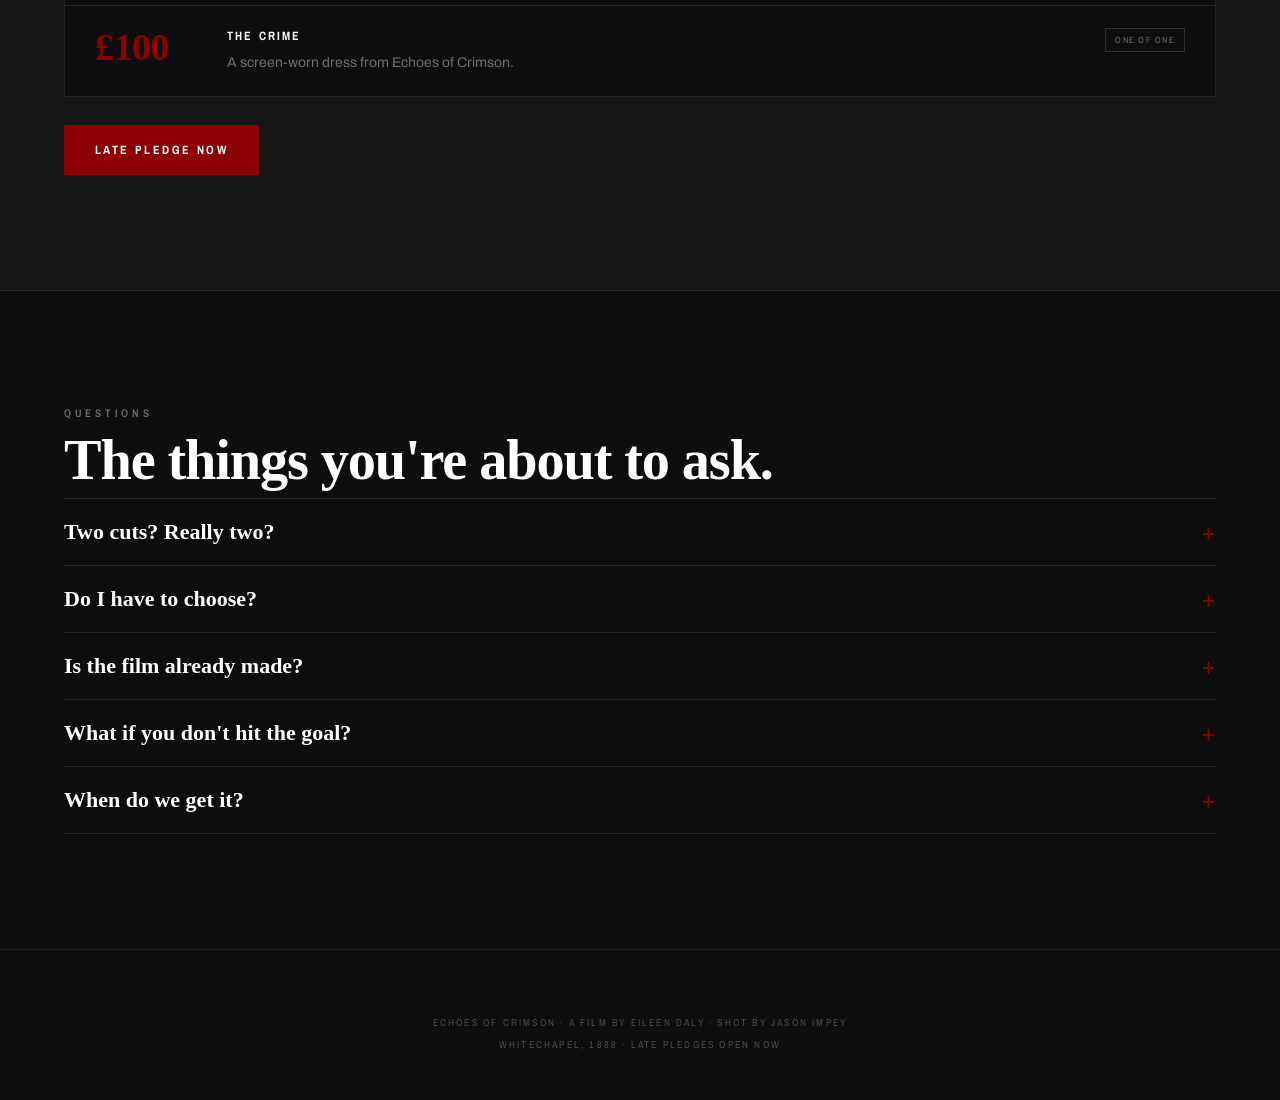
<file: kickstarter.html>
<!DOCTYPE html>
<html lang="en">
<head>
<meta charset="utf-8">
<meta name="viewport" content="width=device-width, initial-scale=1">
<title>The Campaign — Echoes of Crimson</title>
<meta name="description" content="What we are raising, what you get, and why every backer receives both cuts of the film.">
<link rel="preconnect" href="https://fonts.googleapis.com">
<link rel="preconnect" href="https://fonts.gstatic.com" crossorigin>
<link href="https://fonts.googleapis.com/css2?family=Archivo:wght@400;500;600;700&family=Archivo+Narrow:wght@400;600;700&display=swap" rel="stylesheet">
<link rel="stylesheet" href="style.css">
</head>
<body>
<nav class="nav">
  <div class="nav-in">
    <a class="mark" href="index.html">Echoes of <span>Crimson</span></a>
    <ul class="nav-links">
      <li><a href="index.html">Home</a></li>
      <li><a href="kickstarter.html" aria-current="page">The Campaign</a></li>
      <li><a href="rewards.html">Rewards</a></li>
      <li><a href="journal.html">Journal</a></li>
      <li><a href="watch.html">Watch</a></li>
      <li><a href="cast.html">Cast &amp; Crew</a></li>
      <li><a href="backers.html">Backer Wall</a></li>
    </ul>
    <div class="nav-right">
      <ul class="socials"><li data-social="instagram"></li><li data-social="tiktok"></li><li data-social="youtube"></li><li data-social="facebook"></li><li data-social="x"></li></ul>
      <a class="btn btn-ks" href="https://www.kickstarter.com/projects/echoesofcrimson/echoes-of-crimson/rewards" target="_blank" rel="noopener">Late pledge</a>
    </div>
  </div>
</nav>

<header class="phead">
  <div class="inner">
    <p class="eyebrow">The campaign</p>
    <h1 class="ptitle">Help us finish it.<br><em>Both ways.</em></h1>
    <p class="plede">We're shooting it with our own money. What's left is everything that turns footage into a film.</p>
    <div class="cta-row">
      <a class="btn btn-ks btn-lg" href="https://www.kickstarter.com/projects/echoesofcrimson/echoes-of-crimson/rewards" target="_blank" rel="noopener">Late pledge now</a>
      <span class="secondary" data-when-pending>Launching <span data-launch-line>right now</span> on Kickstarter.</span>
      <span class="secondary" data-when-live hidden>Live on Kickstarter now.</span>
    </div>
  </div>
</header>

<section>
  <div class="inner">
    <p class="eyebrow">Where your money goes</p>
    <h2 class="h2">What it takes — start to screen.</h2>
    <p class="plede" style="margin-bottom:30px">Two films out of one shoot costs more than one film and less than two. Help us reach our goal and create 2 unique films everyone can enjoy!.</p>
    <div class="money">
      <div><dt>Editing</dt><p>Two cuts. Two edits. That was always the deal.</p></div>
      <div><dt>Sound</dt><p>The thing audiences feel most and independent films skimp on most.</p></div>
      <div><dt>Colour</dt><p>Two grades — one warm, one that isn't.</p></div>
      <div><dt>Score</dt><p>Music written for it, not borrowed.</p></div>
      <div><dt>Festivals</dt><p>£30–80 a submission. They add up fast.</p></div>
      <div><dt>Getting it seen</dt><p>A film nobody watches isn't finished either.</p></div>
    </div>
    <p class="secondary" style="margin-top:20px">Exact figures go live with the campaign. Roughly a fifth of anything raised disappears into Kickstarter's fee, payment processing, reward postage and tax before it reaches the film — we'd rather say so than pretend otherwise.</p>
  </div>
</section>

<section class="band">
  <div class="inner">
    <p class="eyebrow">The rewards</p>
    <h2 class="h2">Both cuts, from &pound;25 up.</h2>
    <p class="plede" style="margin-bottom:34px">Two cuts. One film. Every tier from &pound;25 includes both. The rest is just how far in you want to be.</p>
    <div class="tiers">
      <div class="tier">
        <div class="amt">&pound;5</div>
        <div><h3>The Whisper</h3><p>Backer wall + production updates. Pick your team &mdash; Jason or Eileen. A Special Thanks credit.</p></div>
        <span></span>
      </div>
      <div class="tier">
        <div class="amt">&pound;15</div>
        <div><h3>The Witness</h3><p>Above + a signed A6 postcard artwork.</p></div>
        <span></span>
      </div>
      <div class="tier hi">
        <div class="amt">&pound;25</div>
        <div><h3>The Ink</h3><p><strong>Both cuts</strong> &mdash; digital download of Echoes of Crimson. Plus button badges.</p></div>
        <span class="lim">Both cuts</span>
      </div>
      <div class="tier">
        <div class="amt">&pound;40</div>
        <div><h3>The Testimony</h3><p>Above + the script signed by Eileen + a signed A3 poster artwork.</p></div>
        <span></span>
      </div>
      <div class="tier">
        <div class="amt">&pound;60</div>
        <div><h3>Declare Allegiance</h3><p>Above + the &lsquo;She&rsquo;s a Bitch&rsquo; T&#8209;shirt (S, M, L).</p></div>
        <span></span>
      </div>
      <div class="tier">
        <div class="amt">&pound;80</div>
        <div><h3>Old Testimony</h3><p>Above + DVDs: Mr Crispin, Witches Brew, Hollywood Betrayed.</p></div>
        <span></span>
      </div>
      <div class="tier">
        <div class="amt">&pound;100</div>
        <div><h3>The Crimson</h3><p>Above + your photo in the end credits with your name beside it as a Special Credit.</p></div>
        <span></span>
      </div>
      <div class="tier">
        <div class="amt">&pound;150</div>
        <div><h3>The Archive</h3><p>Above + Eileen&rsquo;s &lsquo;I See The Dead&rsquo; &mdash; 5 films, digital download.</p></div>
        <span></span>
      </div>
      <div class="tier hi">
        <div class="amt">&pound;300</div>
        <div><h3>Production Support</h3><p>All rewards + a Production Support credit on <em>both</em> cuts.</p></div>
        <span></span>
      </div>
      <div class="tier hi">
        <div class="amt">&pound;500</div>
        <div><h3>Producer</h3><p>All rewards + a Producer credit on <em>both</em> cuts.</p></div>
        <span></span>
      </div>
    </div>

    <p class="eyebrow" style="margin-top:clamp(46px,5vw,74px)">Add&#8209;ons &middot; when it&rsquo;s gone, it&rsquo;s gone</p>
    <h2 class="h2">One of each. That&rsquo;s all there is.</h2>
    <p class="plede" style="margin-bottom:34px">Props, artwork and screen&#8209;worn costume out of the shoot itself. Each of these is a single object &mdash; once it&rsquo;s claimed, there isn&rsquo;t another one.</p>
    <div class="tiers">
      <div class="tier">
        <div class="amt">&pound;50</div>
        <div><h3>The Monster</h3><p>The wolf mask prop, worn in &lsquo;She&rsquo;s a Bitch&rsquo;.</p></div>
        <span class="lim">One of one</span>
      </div>
      <div class="tier">
        <div class="amt">&pound;150</div>
        <div><h3>The Artist</h3><p>Limited Eileen Daly original artwork by Rick Melton.</p></div>
        <span class="lim">One of one</span>
      </div>
      <div class="tier">
        <div class="amt">&pound;150</div>
        <div><h3>The Diva</h3><p>Limited Eileen Daly original artwork by Jordan Smith &mdash; No. 2.</p></div>
        <span class="lim">One of one</span>
      </div>
      <div class="tier">
        <div class="amt">&pound;150</div>
        <div><h3>The Diva</h3><p>Limited Eileen Daly original artwork by Jordan Smith &mdash; No. 3.</p></div>
        <span class="lim">One of one</span>
      </div>
      <div class="tier">
        <div class="amt">&pound;100</div>
        <div><h3>The Malady</h3><p>A screen&#8209;worn dress from Echoes of Crimson.</p></div>
        <span class="lim">One of one</span>
      </div>
      <div class="tier">
        <div class="amt">&pound;100</div>
        <div><h3>The Victim</h3><p>A screen&#8209;worn dress from Echoes of Crimson.</p></div>
        <span class="lim">One of one</span>
      </div>
      <div class="tier">
        <div class="amt">&pound;100</div>
        <div><h3>The Crime</h3><p>A screen&#8209;worn dress from Echoes of Crimson.</p></div>
        <span class="lim">One of one</span>
      </div>
    </div>
    <div class="cta-row">
      <a class="btn btn-ks btn-lg" href="https://www.kickstarter.com/projects/echoesofcrimson/echoes-of-crimson/rewards" target="_blank" rel="noopener">Late pledge now</a>
    </div>
  </div>
</section>

<section>
  <div class="inner">
    <p class="eyebrow">Questions</p>
    <h2 class="h2">The things you're about to ask.</h2>
    <div class="faq">
      <details>
        <summary>Two cuts? Really two?</summary>
        <p>Really two. Same shoot, same performances, same footage. Then Eileen takes it into one room and Jason takes it into another. Hers is the comedy horror — chaos, teeth, jokes that shouldn't be funny. His is the dark one. Neither is the &ldquo;real&rdquo; version and neither is a compromise. They're two films that happen to share a body.</p>
      </details>
      <details>
        <summary>Do I have to choose?</summary>
        <p>No. Every backer gets both, from £25 up. But we want you to declare anyway — pick Team Eileen or Team Jason when you back, and we'll keep a running tally while the two of them are insufferable about it.</p>
      </details>
      <details>
        <summary>Is the film already made?</summary>
        <p>No — not yet. We shoot in August, and we're doing that whether this campaign hits its number or not. What your backing changes is scale: how good it sounds, how it's graded, how many people ever get two films instead of one. Raise less and we adapt and make it work. Raise more and it goes further. It gets made either way.</p>
      </details>
      <details>
        <summary>What if you don't hit the goal?</summary>
        <p>Then nobody pays anything. Kickstarter is all‑or‑nothing: if we fall short, every pledge is released and no card is ever charged. You risk nothing by backing early — and backing early is the single most useful thing you can do.</p>
      </details>
      <details>
        <summary>When do we get it?</summary>
        <p>We'll give you an honest date once the edit's underway, and if it slips you'll hear why in an update rather than hearing nothing. Post always takes longer than anyone says. We'd rather tell you that now than apologise for it later.</p>
      </details>
    </div>
  </div>
</section>
<footer>
  <ul class="footer-socials"><li data-social="instagram"></li><li data-social="tiktok"></li><li data-social="youtube"></li><li data-social="facebook"></li><li data-social="x"></li></ul>
  <p>Echoes of Crimson · A film by Eileen Daly · Shot by Jason Impey<br>Whitechapel, 1888 · Late pledges open now</p>
</footer>
<script src="site.js"></script>
</body>
</html>
</file>
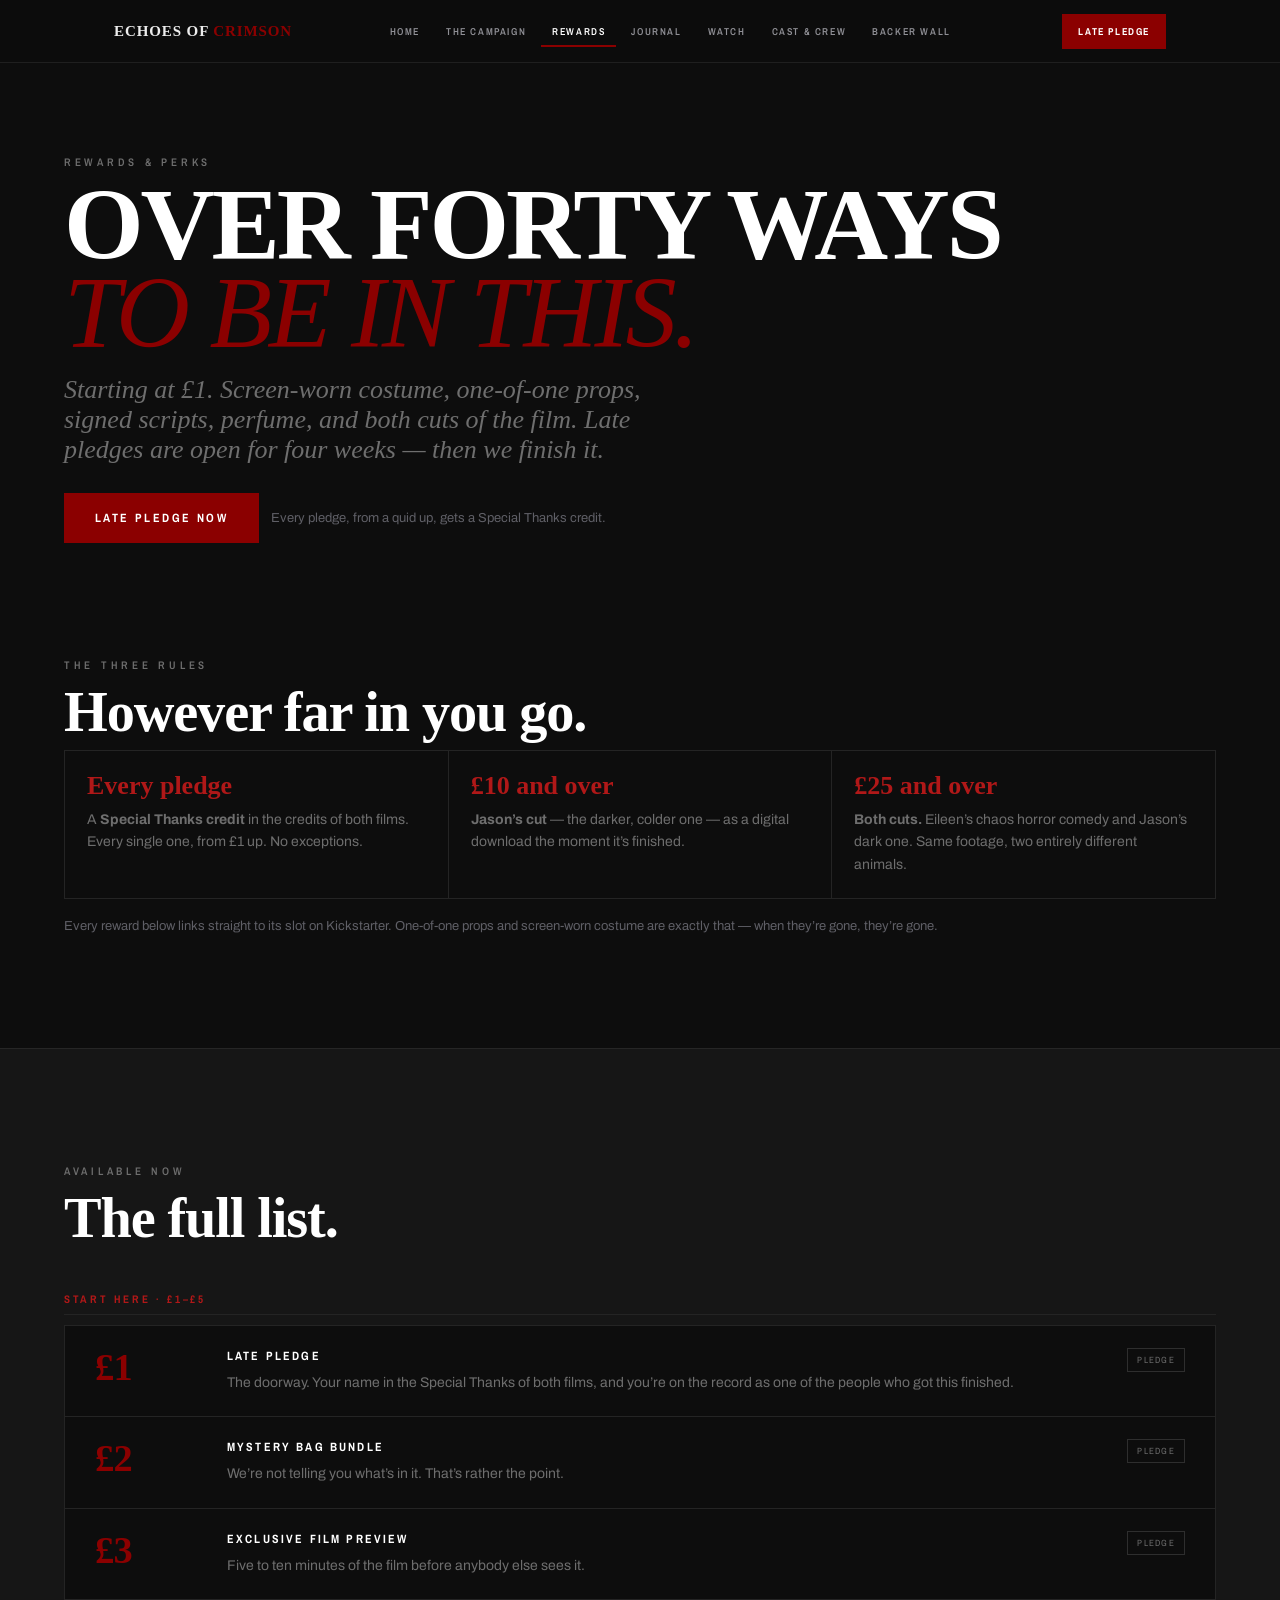
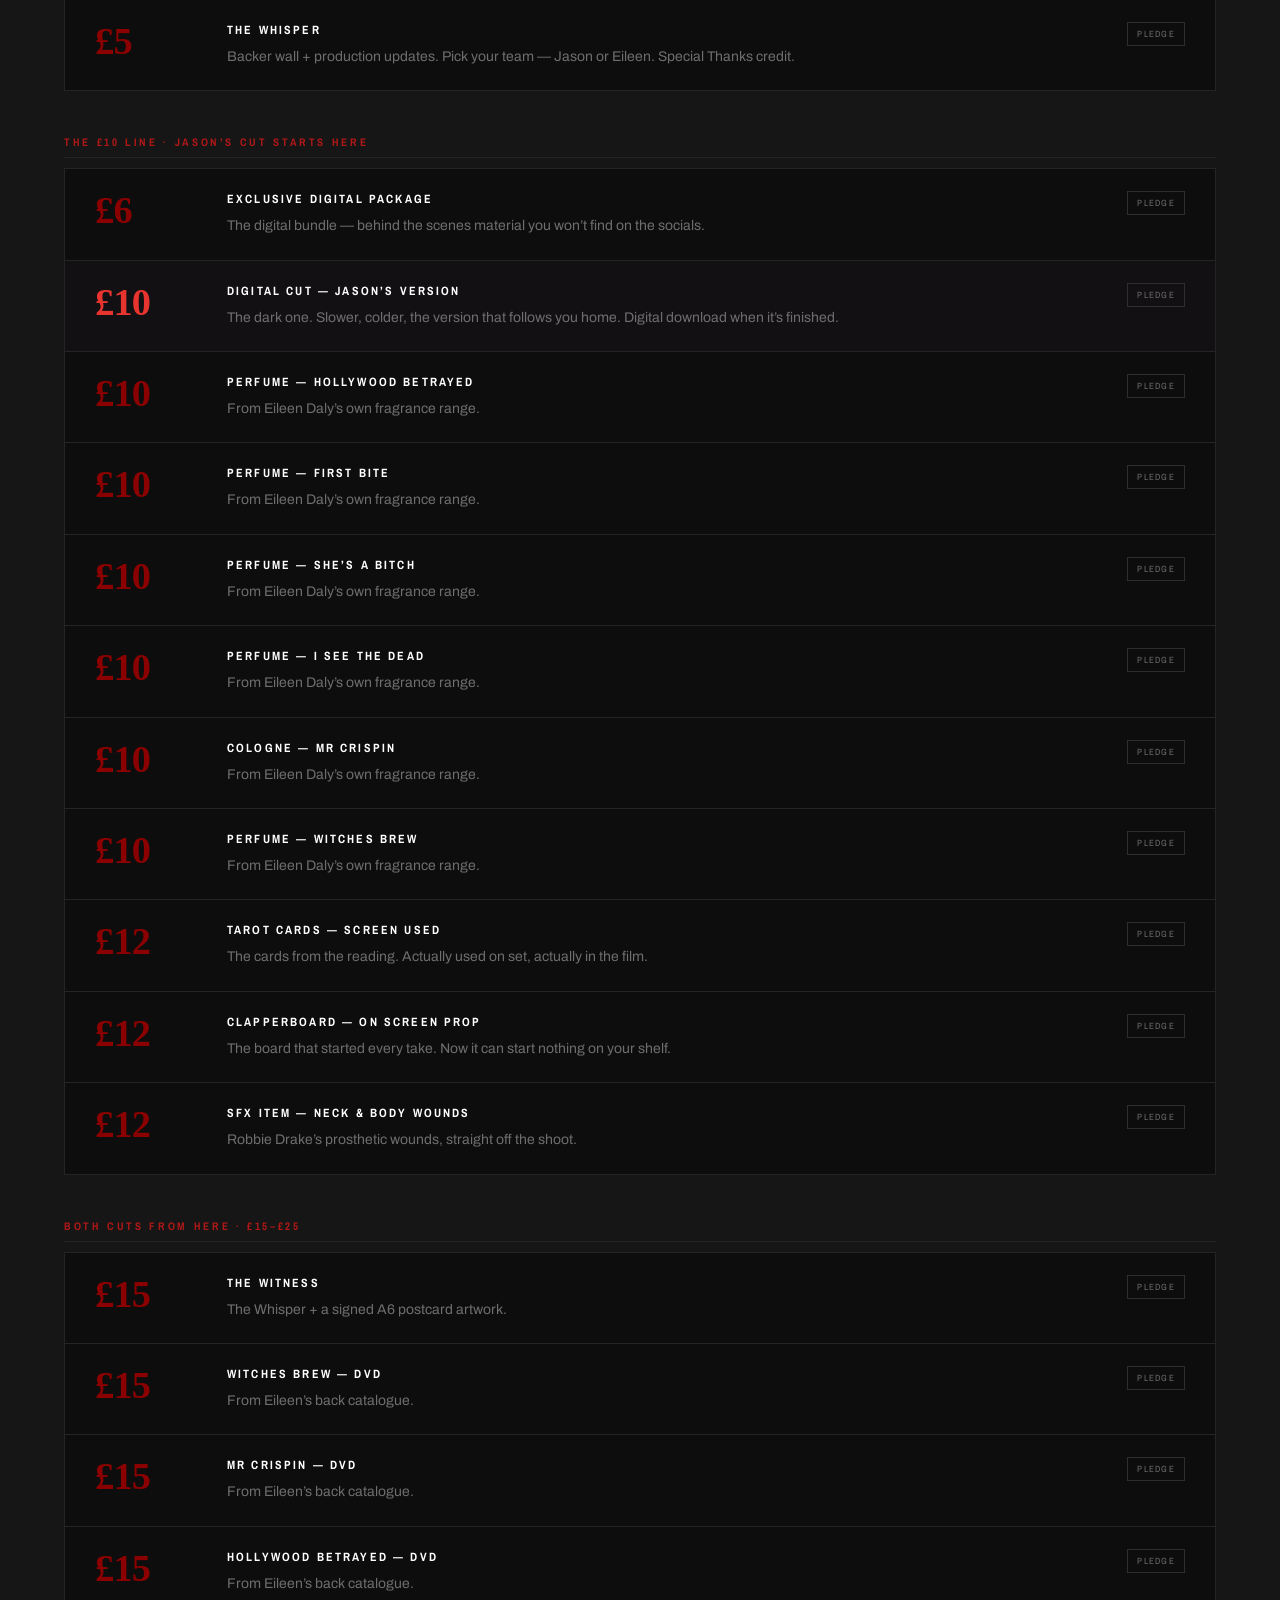
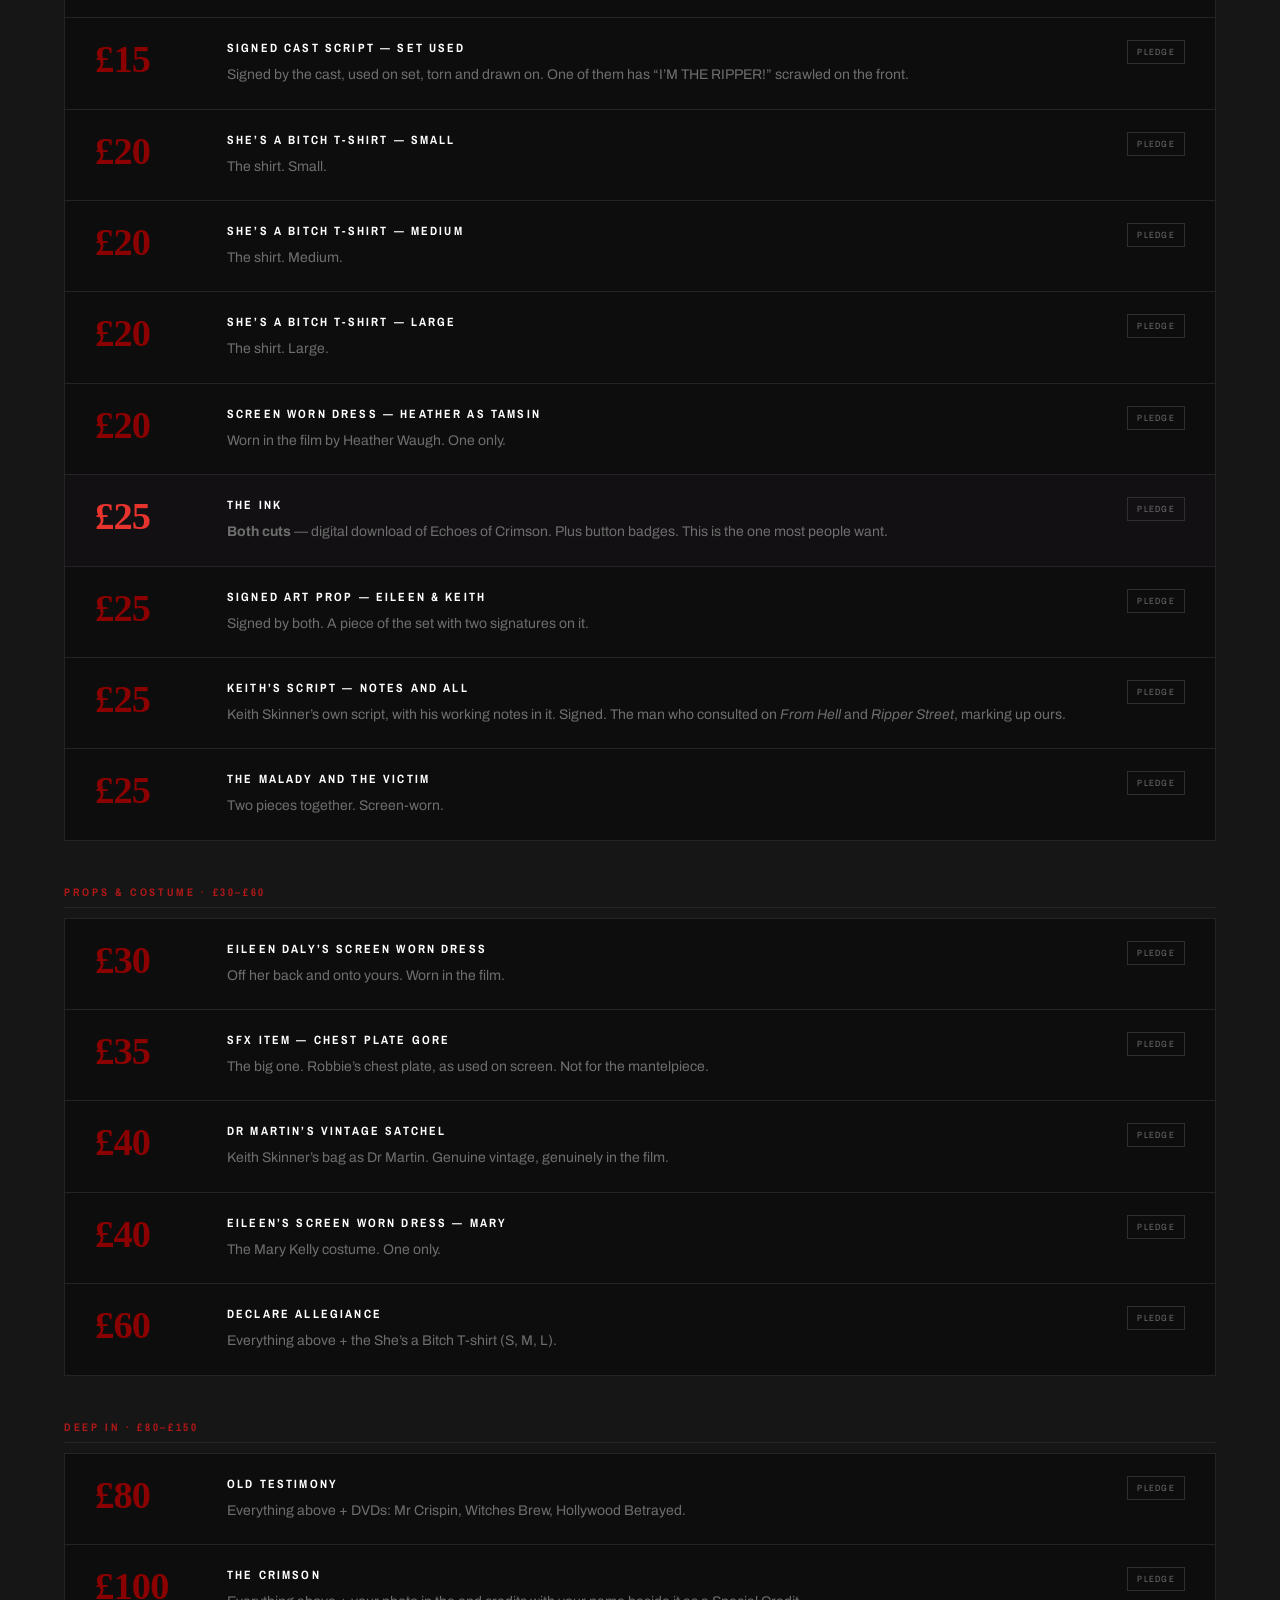
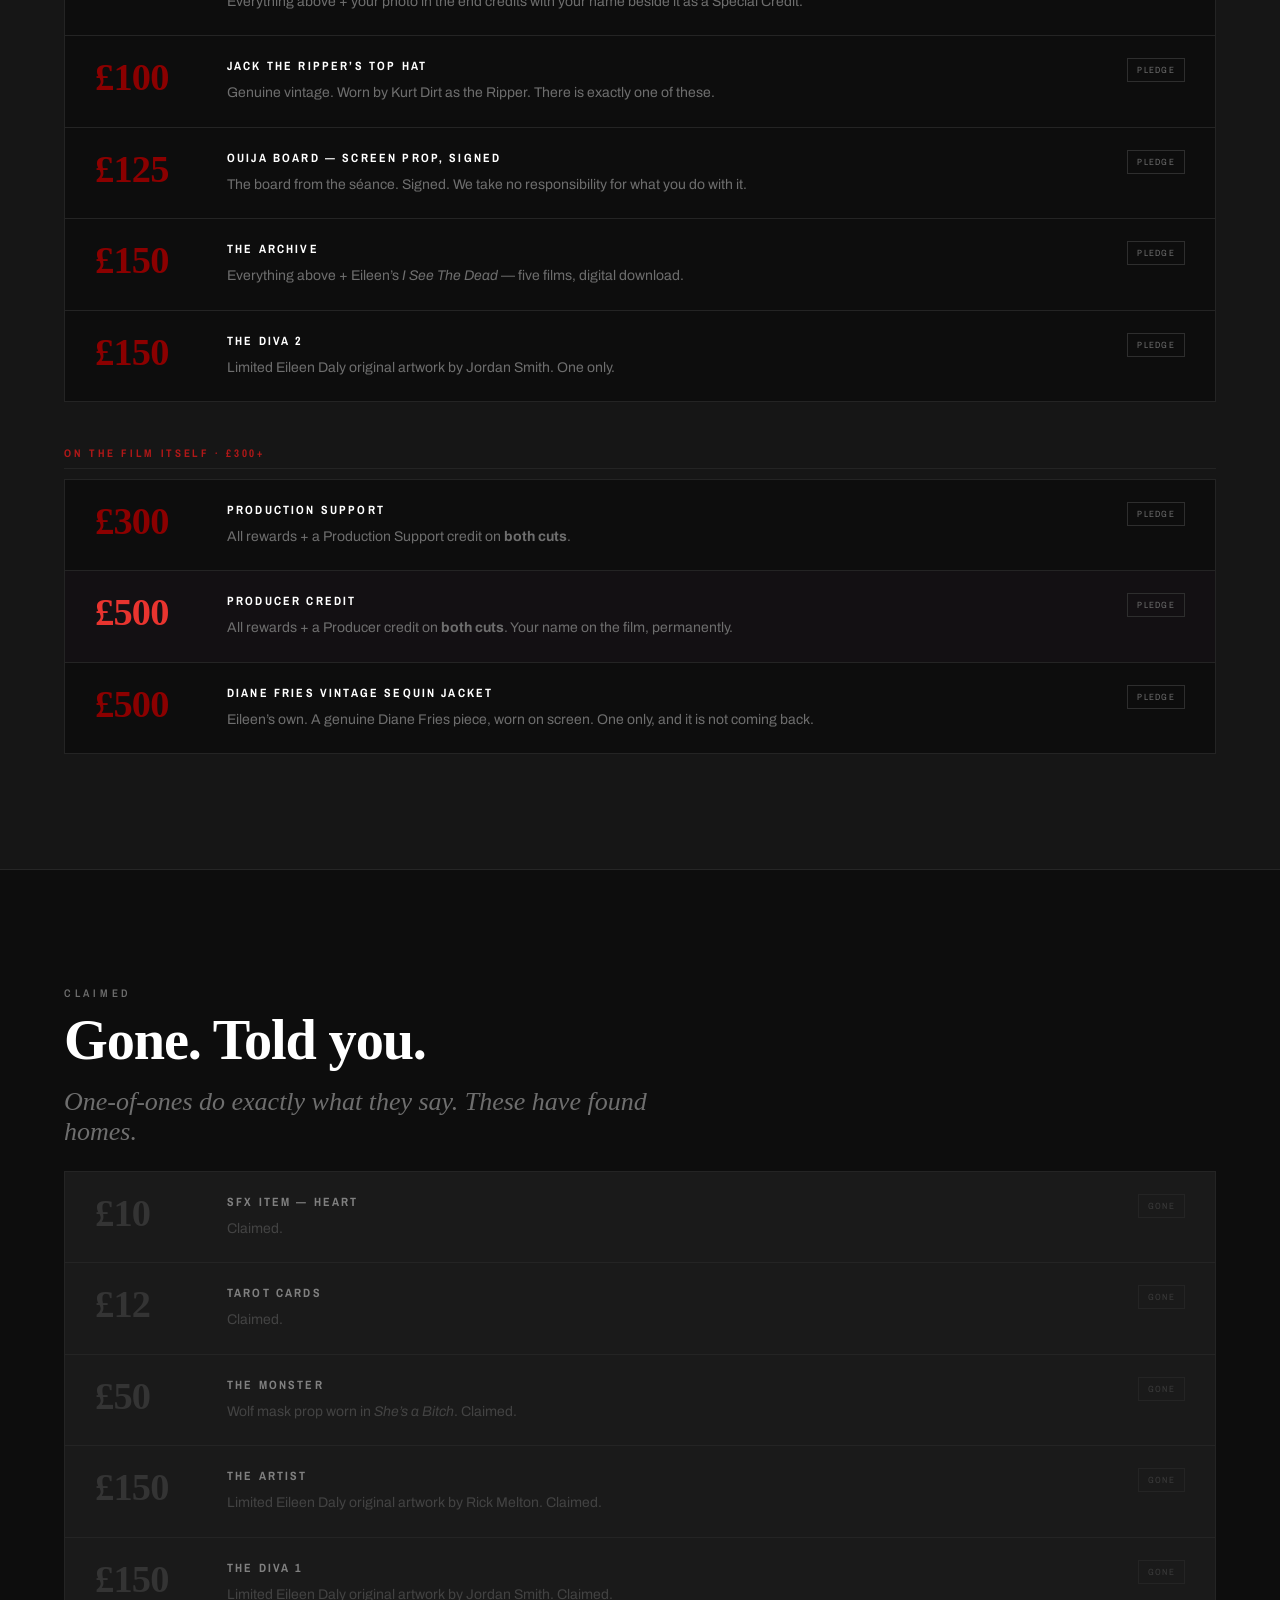
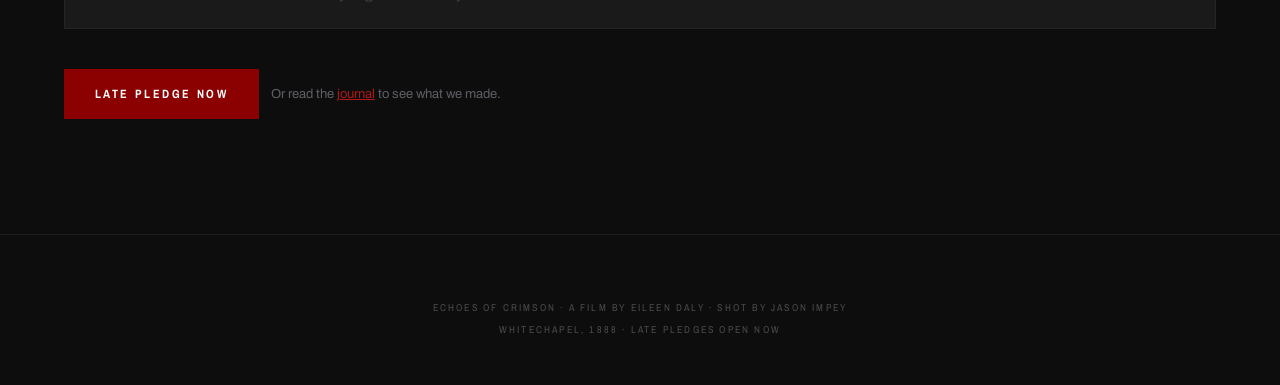
<file: rewards.html>
<!DOCTYPE html>
<html lang="en">
<head>
<meta charset="utf-8">
<meta name="viewport" content="width=device-width, initial-scale=1">
<title>Rewards &amp; Perks — Echoes of Crimson</title>
<meta name="description" content="Every reward and perk on the Echoes of Crimson late pledge. Over 40 of them, starting at £1. Both cuts from £25 up.">
<link rel="preconnect" href="https://fonts.googleapis.com">
<link rel="preconnect" href="https://fonts.gstatic.com" crossorigin>
<link href="https://fonts.googleapis.com/css2?family=Archivo:wght@400;500;600;700&family=Archivo+Narrow:wght@400;600;700&display=swap" rel="stylesheet">
<link rel="stylesheet" href="style.css">
<style>
  /* ---- page-only styles for the rewards list ---- */
  .rw-rules{
    display:grid;grid-template-columns:repeat(auto-fit,minmax(230px,1fr));
    gap:1px;background:#242424;border:1px solid #242424;margin-top:8px;
  }
  .rw-rules div{background:var(--pitch);padding:22px}
  .rw-rules b{
    font-family:var(--display);font-weight:900;font-size:26px;
    color:var(--crimson-hot);display:block;line-height:1;
  }
  .rw-rules p{color:var(--grey);font-size:14px;line-height:1.6;margin-top:10px}
  .rw-band{
    font-family:var(--util);text-transform:uppercase;letter-spacing:.24em;
    font-size:11px;font-weight:700;color:var(--crimson-hot);
    margin:44px 0 10px;padding-bottom:8px;border-bottom:1px solid #242424;
  }
  .rw-band:first-of-type{margin-top:0}
  a.lim{text-decoration:none;color:#8a8a8a;transition:all .18s ease}
  a.lim:hover{color:var(--white);border-color:var(--crimson-hot);background:var(--crimson-ox)}
  .tier.gone{opacity:.42}
  .tier.gone .amt{color:#4a4a4a}
  .tier.gone .lim{color:#5a5a5a;border-color:#242424}
</style>
</head>
<body>
<nav class="nav">
  <div class="nav-in">
    <a class="mark" href="index.html">Echoes of <span>Crimson</span></a>
    <ul class="nav-links">
      <li><a href="index.html">Home</a></li>
      <li><a href="kickstarter.html">The Campaign</a></li>
      <li><a href="rewards.html" aria-current="page">Rewards</a></li>
      <li><a href="journal.html">Journal</a></li>
      <li><a href="watch.html">Watch</a></li>
      <li><a href="cast.html">Cast &amp; Crew</a></li>
      <li><a href="backers.html">Backer Wall</a></li>
    </ul>
    <div class="nav-right">
      <ul class="socials"><li data-social="instagram"></li><li data-social="tiktok"></li><li data-social="youtube"></li><li data-social="facebook"></li><li data-social="x"></li></ul>
      <a class="btn btn-ks" href="https://www.kickstarter.com/projects/echoesofcrimson/echoes-of-crimson/rewards" target="_blank" rel="noopener">Late pledge</a>
    </div>
  </div>
</nav>

<header class="phead">
  <div class="inner">
    <p class="eyebrow">Rewards &amp; perks</p>
    <h1 class="ptitle">Over forty ways<br><em>to be in this.</em></h1>
    <p class="plede">Starting at &pound;1. Screen&#8209;worn costume, one&#8209;of&#8209;one props, signed scripts, perfume, and both cuts of the film. Late pledges are open for four weeks &mdash; then we finish it.</p>
    <div class="cta-row">
      <a class="btn btn-ks btn-lg" href="https://www.kickstarter.com/projects/echoesofcrimson/echoes-of-crimson/rewards" target="_blank" rel="noopener">Late pledge now</a>
      <span class="secondary">Every pledge, from a quid up, gets a Special Thanks credit.</span>
    </div>
  </div>
</header>

<section>
  <div class="inner">
    <p class="eyebrow">The three rules</p>
    <h2 class="h2">However far in you go.</h2>
    <div class="rw-rules">
      <div><b>Every pledge</b><p>A <strong>Special Thanks credit</strong> in the credits of both films. Every single one, from &pound;1 up. No exceptions.</p></div>
      <div><b>&pound;10 and over</b><p><strong>Jason&rsquo;s cut</strong> &mdash; the darker, colder one &mdash; as a digital download the moment it&rsquo;s finished.</p></div>
      <div><b>&pound;25 and over</b><p><strong>Both cuts.</strong> Eileen&rsquo;s chaos horror comedy and Jason&rsquo;s dark one. Same footage, two entirely different animals.</p></div>
    </div>
    <p class="secondary" style="margin-top:20px">Every reward below links straight to its slot on Kickstarter. One&#8209;of&#8209;one props and screen&#8209;worn costume are exactly that &mdash; when they&rsquo;re gone, they&rsquo;re gone.</p>
  </div>
</section>

<section class="band">
  <div class="inner">
    <p class="eyebrow">Available now</p>
    <h2 class="h2">The full list.</h2>

    <p class="rw-band">Start here &middot; &pound;1&ndash;&pound;5</p>
    <div class="tiers">

      <div class="tier">
        <div class="amt">&pound;1</div>
        <div><h3>Late Pledge</h3><p>The doorway. Your name in the Special Thanks of both films, and you&rsquo;re on the record as one of the people who got this finished.</p></div>
        <a class="lim" href="https://www.kickstarter.com/projects/echoesofcrimson/echoes-of-crimson/rewards#reward-UmV3YXJkLVVtVjNZWEprTFRFeE16ZzJNalE1" target="_blank" rel="noopener">Pledge</a>
      </div>

      <div class="tier">
        <div class="amt">&pound;2</div>
        <div><h3>Mystery Bag Bundle</h3><p>We&rsquo;re not telling you what&rsquo;s in it. That&rsquo;s rather the point.</p></div>
        <a class="lim" href="https://www.kickstarter.com/projects/echoesofcrimson/echoes-of-crimson/rewards#reward-UmV3YXJkLVVtVjNZWEprTFRFeE16ZzJNalE0" target="_blank" rel="noopener">Pledge</a>
      </div>

      <div class="tier">
        <div class="amt">&pound;3</div>
        <div><h3>Exclusive Film Preview</h3><p>Five to ten minutes of the film before anybody else sees it.</p></div>
        <a class="lim" href="https://www.kickstarter.com/projects/echoesofcrimson/echoes-of-crimson/rewards#reward-UmV3YXJkLVVtVjNZWEprTFRFeE16ZzJNalV3" target="_blank" rel="noopener">Pledge</a>
      </div>

      <div class="tier">
        <div class="amt">&pound;5</div>
        <div><h3>The Whisper</h3><p>Backer wall + production updates. Pick your team &mdash; Jason or Eileen. Special Thanks credit.</p></div>
        <a class="lim" href="https://www.kickstarter.com/projects/echoesofcrimson/echoes-of-crimson/rewards#reward-UmV3YXJkLVVtVjNZWEprTFRFeE16RTFOelk0" target="_blank" rel="noopener">Pledge</a>
      </div>

    </div>

    <p class="rw-band">The &pound;10 line &middot; Jason&rsquo;s cut starts here</p>
    <div class="tiers">

      <div class="tier">
        <div class="amt">&pound;6</div>
        <div><h3>Exclusive Digital Package</h3><p>The digital bundle &mdash; behind the scenes material you won&rsquo;t find on the socials.</p></div>
        <a class="lim" href="https://www.kickstarter.com/projects/echoesofcrimson/echoes-of-crimson/rewards#reward-UmV3YXJkLVVtVjNZWEprTFRFeE16ZzJNalEy" target="_blank" rel="noopener">Pledge</a>
      </div>

      <div class="tier hi">
        <div class="amt">&pound;10</div>
        <div><h3>Digital Cut &mdash; Jason&rsquo;s Version</h3><p>The dark one. Slower, colder, the version that follows you home. Digital download when it&rsquo;s finished.</p></div>
        <a class="lim" href="https://www.kickstarter.com/projects/echoesofcrimson/echoes-of-crimson/rewards#reward-UmV3YXJkLVVtVjNZWEprTFRFeE16ZzBOVFk1" target="_blank" rel="noopener">Pledge</a>
      </div>

      <div class="tier">
        <div class="amt">&pound;10</div>
        <div><h3>Perfume &mdash; Hollywood Betrayed</h3><p>From Eileen Daly&rsquo;s own fragrance range.</p></div>
        <a class="lim" href="https://www.kickstarter.com/projects/echoesofcrimson/echoes-of-crimson/rewards#reward-UmV3YXJkLVVtVjNZWEprTFRFeE16RTJOelF5" target="_blank" rel="noopener">Pledge</a>
      </div>

      <div class="tier">
        <div class="amt">&pound;10</div>
        <div><h3>Perfume &mdash; First Bite</h3><p>From Eileen Daly&rsquo;s own fragrance range.</p></div>
        <a class="lim" href="https://www.kickstarter.com/projects/echoesofcrimson/echoes-of-crimson/rewards#reward-UmV3YXJkLVVtVjNZWEprTFRFeE16RTJOelUw" target="_blank" rel="noopener">Pledge</a>
      </div>

      <div class="tier">
        <div class="amt">&pound;10</div>
        <div><h3>Perfume &mdash; She&rsquo;s a Bitch</h3><p>From Eileen Daly&rsquo;s own fragrance range.</p></div>
        <a class="lim" href="https://www.kickstarter.com/projects/echoesofcrimson/echoes-of-crimson/rewards#reward-UmV3YXJkLVVtVjNZWEprTFRFeE16RTJOelUx" target="_blank" rel="noopener">Pledge</a>
      </div>

      <div class="tier">
        <div class="amt">&pound;10</div>
        <div><h3>Perfume &mdash; I See the Dead</h3><p>From Eileen Daly&rsquo;s own fragrance range.</p></div>
        <a class="lim" href="https://www.kickstarter.com/projects/echoesofcrimson/echoes-of-crimson/rewards#reward-UmV3YXJkLVVtVjNZWEprTFRFeE16RTJOelUz" target="_blank" rel="noopener">Pledge</a>
      </div>

      <div class="tier">
        <div class="amt">&pound;10</div>
        <div><h3>Cologne &mdash; Mr Crispin</h3><p>From Eileen Daly&rsquo;s own fragrance range.</p></div>
        <a class="lim" href="https://www.kickstarter.com/projects/echoesofcrimson/echoes-of-crimson/rewards#reward-UmV3YXJkLVVtVjNZWEprTFRFeE16RTJOelU1" target="_blank" rel="noopener">Pledge</a>
      </div>

      <div class="tier">
        <div class="amt">&pound;10</div>
        <div><h3>Perfume &mdash; Witches Brew</h3><p>From Eileen Daly&rsquo;s own fragrance range.</p></div>
        <a class="lim" href="https://www.kickstarter.com/projects/echoesofcrimson/echoes-of-crimson/rewards#reward-UmV3YXJkLVVtVjNZWEprTFRFeE16RTJOell3" target="_blank" rel="noopener">Pledge</a>
      </div>

      <div class="tier">
        <div class="amt">&pound;12</div>
        <div><h3>Tarot Cards &mdash; Screen Used</h3><p>The cards from the reading. Actually used on set, actually in the film.</p></div>
        <a class="lim" href="https://www.kickstarter.com/projects/echoesofcrimson/echoes-of-crimson/rewards#reward-UmV3YXJkLVVtVjNZWEprTFRFeE16ZzJNalUw" target="_blank" rel="noopener">Pledge</a>
      </div>

      <div class="tier">
        <div class="amt">&pound;12</div>
        <div><h3>Clapperboard &mdash; On Screen Prop</h3><p>The board that started every take. Now it can start nothing on your shelf.</p></div>
        <a class="lim" href="https://www.kickstarter.com/projects/echoesofcrimson/echoes-of-crimson/rewards#reward-UmV3YXJkLVVtVjNZWEprTFRFeE16ZzJORGMz" target="_blank" rel="noopener">Pledge</a>
      </div>

      <div class="tier">
        <div class="amt">&pound;12</div>
        <div><h3>SFX Item &mdash; Neck &amp; Body Wounds</h3><p>Robbie Drake&rsquo;s prosthetic wounds, straight off the shoot.</p></div>
        <a class="lim" href="https://www.kickstarter.com/projects/echoesofcrimson/echoes-of-crimson/rewards#reward-UmV3YXJkLVVtVjNZWEprTFRFeE16ZzJOVFUx" target="_blank" rel="noopener">Pledge</a>
      </div>

    </div>

    <p class="rw-band">Both cuts from here &middot; &pound;15&ndash;&pound;25</p>
    <div class="tiers">

      <div class="tier">
        <div class="amt">&pound;15</div>
        <div><h3>The Witness</h3><p>The Whisper + a signed A6 postcard artwork.</p></div>
        <a class="lim" href="https://www.kickstarter.com/projects/echoesofcrimson/echoes-of-crimson/rewards#reward-UmV3YXJkLVVtVjNZWEprTFRFeE16RTFOemN3" target="_blank" rel="noopener">Pledge</a>
      </div>

      <div class="tier">
        <div class="amt">&pound;15</div>
        <div><h3>Witches Brew &mdash; DVD</h3><p>From Eileen&rsquo;s back catalogue.</p></div>
        <a class="lim" href="https://www.kickstarter.com/projects/echoesofcrimson/echoes-of-crimson/rewards#reward-UmV3YXJkLVVtVjNZWEprTFRFeE16RTJOemMw" target="_blank" rel="noopener">Pledge</a>
      </div>

      <div class="tier">
        <div class="amt">&pound;15</div>
        <div><h3>Mr Crispin &mdash; DVD</h3><p>From Eileen&rsquo;s back catalogue.</p></div>
        <a class="lim" href="https://www.kickstarter.com/projects/echoesofcrimson/echoes-of-crimson/rewards#reward-UmV3YXJkLVVtVjNZWEprTFRFeE16RTJOemMx" target="_blank" rel="noopener">Pledge</a>
      </div>

      <div class="tier">
        <div class="amt">&pound;15</div>
        <div><h3>Hollywood Betrayed &mdash; DVD</h3><p>From Eileen&rsquo;s back catalogue.</p></div>
        <a class="lim" href="https://www.kickstarter.com/projects/echoesofcrimson/echoes-of-crimson/rewards#reward-UmV3YXJkLVVtVjNZWEprTFRFeE16RTJOemMy" target="_blank" rel="noopener">Pledge</a>
      </div>

      <div class="tier">
        <div class="amt">&pound;15</div>
        <div><h3>Signed Cast Script &mdash; Set Used</h3><p>Signed by the cast, used on set, torn and drawn on. One of them has &ldquo;I&rsquo;M THE RIPPER!&rdquo; scrawled on the front.</p></div>
        <a class="lim" href="https://www.kickstarter.com/projects/echoesofcrimson/echoes-of-crimson/rewards#reward-UmV3YXJkLVVtVjNZWEprTFRFeE16ZzJORGcz" target="_blank" rel="noopener">Pledge</a>
      </div>

      <div class="tier">
        <div class="amt">&pound;20</div>
        <div><h3>She&rsquo;s a Bitch T&#8209;shirt &mdash; Small</h3><p>The shirt. Small.</p></div>
        <a class="lim" href="https://www.kickstarter.com/projects/echoesofcrimson/echoes-of-crimson/rewards#reward-UmV3YXJkLVVtVjNZWEprTFRFeE16RTJOelkx" target="_blank" rel="noopener">Pledge</a>
      </div>

      <div class="tier">
        <div class="amt">&pound;20</div>
        <div><h3>She&rsquo;s a Bitch T&#8209;shirt &mdash; Medium</h3><p>The shirt. Medium.</p></div>
        <a class="lim" href="https://www.kickstarter.com/projects/echoesofcrimson/echoes-of-crimson/rewards#reward-UmV3YXJkLVVtVjNZWEprTFRFeE16RTJOelky" target="_blank" rel="noopener">Pledge</a>
      </div>

      <div class="tier">
        <div class="amt">&pound;20</div>
        <div><h3>She&rsquo;s a Bitch T&#8209;shirt &mdash; Large</h3><p>The shirt. Large.</p></div>
        <a class="lim" href="https://www.kickstarter.com/projects/echoesofcrimson/echoes-of-crimson/rewards#reward-UmV3YXJkLVVtVjNZWEprTFRFeE16RTJOelk0" target="_blank" rel="noopener">Pledge</a>
      </div>

      <div class="tier">
        <div class="amt">&pound;20</div>
        <div><h3>Screen Worn Dress &mdash; Heather as Tamsin</h3><p>Worn in the film by Heather Waugh. One only.</p></div>
        <a class="lim" href="https://www.kickstarter.com/projects/echoesofcrimson/echoes-of-crimson/rewards#reward-UmV3YXJkLVVtVjNZWEprTFRFeE16ZzJOVGMz" target="_blank" rel="noopener">Pledge</a>
      </div>

      <div class="tier hi">
        <div class="amt">&pound;25</div>
        <div><h3>The Ink</h3><p><strong>Both cuts</strong> &mdash; digital download of Echoes of Crimson. Plus button badges. This is the one most people want.</p></div>
        <a class="lim" href="https://www.kickstarter.com/projects/echoesofcrimson/echoes-of-crimson/rewards#reward-UmV3YXJkLVVtVjNZWEprTFRFeE16RTFOemN4" target="_blank" rel="noopener">Pledge</a>
      </div>

      <div class="tier">
        <div class="amt">&pound;25</div>
        <div><h3>Signed Art Prop &mdash; Eileen &amp; Keith</h3><p>Signed by both. A piece of the set with two signatures on it.</p></div>
        <a class="lim" href="https://www.kickstarter.com/projects/echoesofcrimson/echoes-of-crimson/rewards#reward-UmV3YXJkLVVtVjNZWEprTFRFeE16Y3pNemN5" target="_blank" rel="noopener">Pledge</a>
      </div>

      <div class="tier">
        <div class="amt">&pound;25</div>
        <div><h3>Keith&rsquo;s Script &mdash; Notes and All</h3><p>Keith Skinner&rsquo;s own script, with his working notes in it. Signed. The man who consulted on <em>From Hell</em> and <em>Ripper Street</em>, marking up ours.</p></div>
        <a class="lim" href="https://www.kickstarter.com/projects/echoesofcrimson/echoes-of-crimson/rewards#reward-UmV3YXJkLVVtVjNZWEprTFRFeE16ZzJOVEUx" target="_blank" rel="noopener">Pledge</a>
      </div>

      <div class="tier">
        <div class="amt">&pound;25</div>
        <div><h3>The Malady and The Victim</h3><p>Two pieces together. Screen&#8209;worn.</p></div>
        <a class="lim" href="https://www.kickstarter.com/projects/echoesofcrimson/echoes-of-crimson/rewards" target="_blank" rel="noopener">Pledge</a>
      </div>

    </div>

    <p class="rw-band">Props &amp; costume &middot; &pound;30&ndash;&pound;60</p>
    <div class="tiers">

      <div class="tier">
        <div class="amt">&pound;30</div>
        <div><h3>Eileen Daly&rsquo;s Screen Worn Dress</h3><p>Off her back and onto yours. Worn in the film.</p></div>
        <a class="lim" href="https://www.kickstarter.com/projects/echoesofcrimson/echoes-of-crimson/rewards" target="_blank" rel="noopener">Pledge</a>
      </div>

      <div class="tier">
        <div class="amt">&pound;35</div>
        <div><h3>SFX Item &mdash; Chest Plate Gore</h3><p>The big one. Robbie&rsquo;s chest plate, as used on screen. Not for the mantelpiece.</p></div>
        <a class="lim" href="https://www.kickstarter.com/projects/echoesofcrimson/echoes-of-crimson/rewards#reward-UmV3YXJkLVVtVjNZWEprTFRFeE16ZzJOVFF6" target="_blank" rel="noopener">Pledge</a>
      </div>

      <div class="tier">
        <div class="amt">&pound;40</div>
        <div><h3>Dr Martin&rsquo;s Vintage Satchel</h3><p>Keith Skinner&rsquo;s bag as Dr Martin. Genuine vintage, genuinely in the film.</p></div>
        <a class="lim" href="https://www.kickstarter.com/projects/echoesofcrimson/echoes-of-crimson/rewards" target="_blank" rel="noopener">Pledge</a>
      </div>

      <div class="tier">
        <div class="amt">&pound;40</div>
        <div><h3>Eileen&rsquo;s Screen Worn Dress &mdash; Mary</h3><p>The Mary Kelly costume. One only.</p></div>
        <a class="lim" href="https://www.kickstarter.com/projects/echoesofcrimson/echoes-of-crimson/rewards#reward-UmV3YXJkLVVtVjNZWEprTFRFeE16ZzJOVGMy" target="_blank" rel="noopener">Pledge</a>
      </div>

      <div class="tier">
        <div class="amt">&pound;60</div>
        <div><h3>Declare Allegiance</h3><p>Everything above + the She&rsquo;s a Bitch T&#8209;shirt (S, M, L).</p></div>
        <a class="lim" href="https://www.kickstarter.com/projects/echoesofcrimson/echoes-of-crimson/rewards#reward-UmV3YXJkLVVtVjNZWEprTFRFeE16RTFPVFk0" target="_blank" rel="noopener">Pledge</a>
      </div>

    </div>

    <p class="rw-band">Deep in &middot; &pound;80&ndash;&pound;150</p>
    <div class="tiers">

      <div class="tier">
        <div class="amt">&pound;80</div>
        <div><h3>Old Testimony</h3><p>Everything above + DVDs: Mr Crispin, Witches Brew, Hollywood Betrayed.</p></div>
        <a class="lim" href="https://www.kickstarter.com/projects/echoesofcrimson/echoes-of-crimson/rewards" target="_blank" rel="noopener">Pledge</a>
      </div>

      <div class="tier">
        <div class="amt">&pound;100</div>
        <div><h3>The Crimson</h3><p>Everything above + your photo in the end credits with your name beside it as a Special Credit.</p></div>
        <a class="lim" href="https://www.kickstarter.com/projects/echoesofcrimson/echoes-of-crimson/rewards#reward-UmV3YXJkLVVtVjNZWEprTFRFeE16RTFPVGt3" target="_blank" rel="noopener">Pledge</a>
      </div>

      <div class="tier">
        <div class="amt">&pound;100</div>
        <div><h3>Jack the Ripper&rsquo;s Top Hat</h3><p>Genuine vintage. Worn by Kurt Dirt as the Ripper. There is exactly one of these.</p></div>
        <a class="lim" href="https://www.kickstarter.com/projects/echoesofcrimson/echoes-of-crimson/rewards#reward-UmV3YXJkLVVtVjNZWEprTFRFeE16ZzJOVEl4" target="_blank" rel="noopener">Pledge</a>
      </div>

      <div class="tier">
        <div class="amt">&pound;125</div>
        <div><h3>Ouija Board &mdash; Screen Prop, Signed</h3><p>The board from the s&eacute;ance. Signed. We take no responsibility for what you do with it.</p></div>
        <a class="lim" href="https://www.kickstarter.com/projects/echoesofcrimson/echoes-of-crimson/rewards#reward-UmV3YXJkLVVtVjNZWEprTFRFeE16Z3dNVFV3" target="_blank" rel="noopener">Pledge</a>
      </div>

      <div class="tier">
        <div class="amt">&pound;150</div>
        <div><h3>The Archive</h3><p>Everything above + Eileen&rsquo;s <em>I See The Dead</em> &mdash; five films, digital download.</p></div>
        <a class="lim" href="https://www.kickstarter.com/projects/echoesofcrimson/echoes-of-crimson/rewards#reward-UmV3YXJkLVVtVjNZWEprTFRFeE16RTJNREUx" target="_blank" rel="noopener">Pledge</a>
      </div>

      <div class="tier">
        <div class="amt">&pound;150</div>
        <div><h3>The Diva 2</h3><p>Limited Eileen Daly original artwork by Jordan Smith. One only.</p></div>
        <a class="lim" href="https://www.kickstarter.com/projects/echoesofcrimson/echoes-of-crimson/rewards#reward-UmV3YXJkLVVtVjNZWEprTFRFeE16RTJPRFV4" target="_blank" rel="noopener">Pledge</a>
      </div>

    </div>

    <p class="rw-band">On the film itself &middot; &pound;300+</p>
    <div class="tiers">

      <div class="tier">
        <div class="amt">&pound;300</div>
        <div><h3>Production Support</h3><p>All rewards + a Production Support credit on <strong>both cuts</strong>.</p></div>
        <a class="lim" href="https://www.kickstarter.com/projects/echoesofcrimson/echoes-of-crimson/rewards" target="_blank" rel="noopener">Pledge</a>
      </div>

      <div class="tier hi">
        <div class="amt">&pound;500</div>
        <div><h3>Producer Credit</h3><p>All rewards + a Producer credit on <strong>both cuts</strong>. Your name on the film, permanently.</p></div>
        <a class="lim" href="https://www.kickstarter.com/projects/echoesofcrimson/echoes-of-crimson/rewards#reward-UmV3YXJkLVVtVjNZWEprTFRFeE16RTJNREl5" target="_blank" rel="noopener">Pledge</a>
      </div>

      <div class="tier">
        <div class="amt">&pound;500</div>
        <div><h3>Diane Fries Vintage Sequin Jacket</h3><p>Eileen&rsquo;s own. A genuine Diane Fries piece, worn on screen. One only, and it is not coming back.</p></div>
        <a class="lim" href="https://www.kickstarter.com/projects/echoesofcrimson/echoes-of-crimson/rewards#reward-UmV3YXJkLVVtVjNZWEprTFRFeE16ZzJOVE0w" target="_blank" rel="noopener">Pledge</a>
      </div>

    </div>

  </div>
</section>

<section>
  <div class="inner">
    <p class="eyebrow">Claimed</p>
    <h2 class="h2">Gone. Told you.</h2>
    <p class="plede" style="margin-bottom:24px">One&#8209;of&#8209;ones do exactly what they say. These have found homes.</p>
    <div class="tiers">

      <div class="tier gone">
        <div class="amt">&pound;10</div>
        <div><h3>SFX Item &mdash; Heart</h3><p>Claimed.</p></div>
        <span class="lim">Gone</span>
      </div>

      <div class="tier gone">
        <div class="amt">&pound;12</div>
        <div><h3>Tarot Cards</h3><p>Claimed.</p></div>
        <span class="lim">Gone</span>
      </div>

      <div class="tier gone">
        <div class="amt">&pound;50</div>
        <div><h3>The Monster</h3><p>Wolf mask prop worn in <em>She&rsquo;s a Bitch</em>. Claimed.</p></div>
        <span class="lim">Gone</span>
      </div>

      <div class="tier gone">
        <div class="amt">&pound;150</div>
        <div><h3>The Artist</h3><p>Limited Eileen Daly original artwork by Rick Melton. Claimed.</p></div>
        <span class="lim">Gone</span>
      </div>

      <div class="tier gone">
        <div class="amt">&pound;150</div>
        <div><h3>The Diva 1</h3><p>Limited Eileen Daly original artwork by Jordan Smith. Claimed.</p></div>
        <span class="lim">Gone</span>
      </div>

    </div>

    <div class="cta-row" style="margin-top:40px">
      <a class="btn btn-ks btn-lg" href="https://www.kickstarter.com/projects/echoesofcrimson/echoes-of-crimson/rewards" target="_blank" rel="noopener">Late pledge now</a>
      <span class="secondary">Or read the <a href="journal.html">journal</a> to see what we made.</span>
    </div>
  </div>
</section>

<footer>
  <ul class="footer-socials"><li data-social="instagram"></li><li data-social="tiktok"></li><li data-social="youtube"></li><li data-social="facebook"></li><li data-social="x"></li></ul>
  <p>Echoes of Crimson · A film by Eileen Daly · Shot by Jason Impey<br>Whitechapel, 1888 · Late pledges open now</p>
</footer>
<script src="site.js"></script>
</body>
</html>
</file>
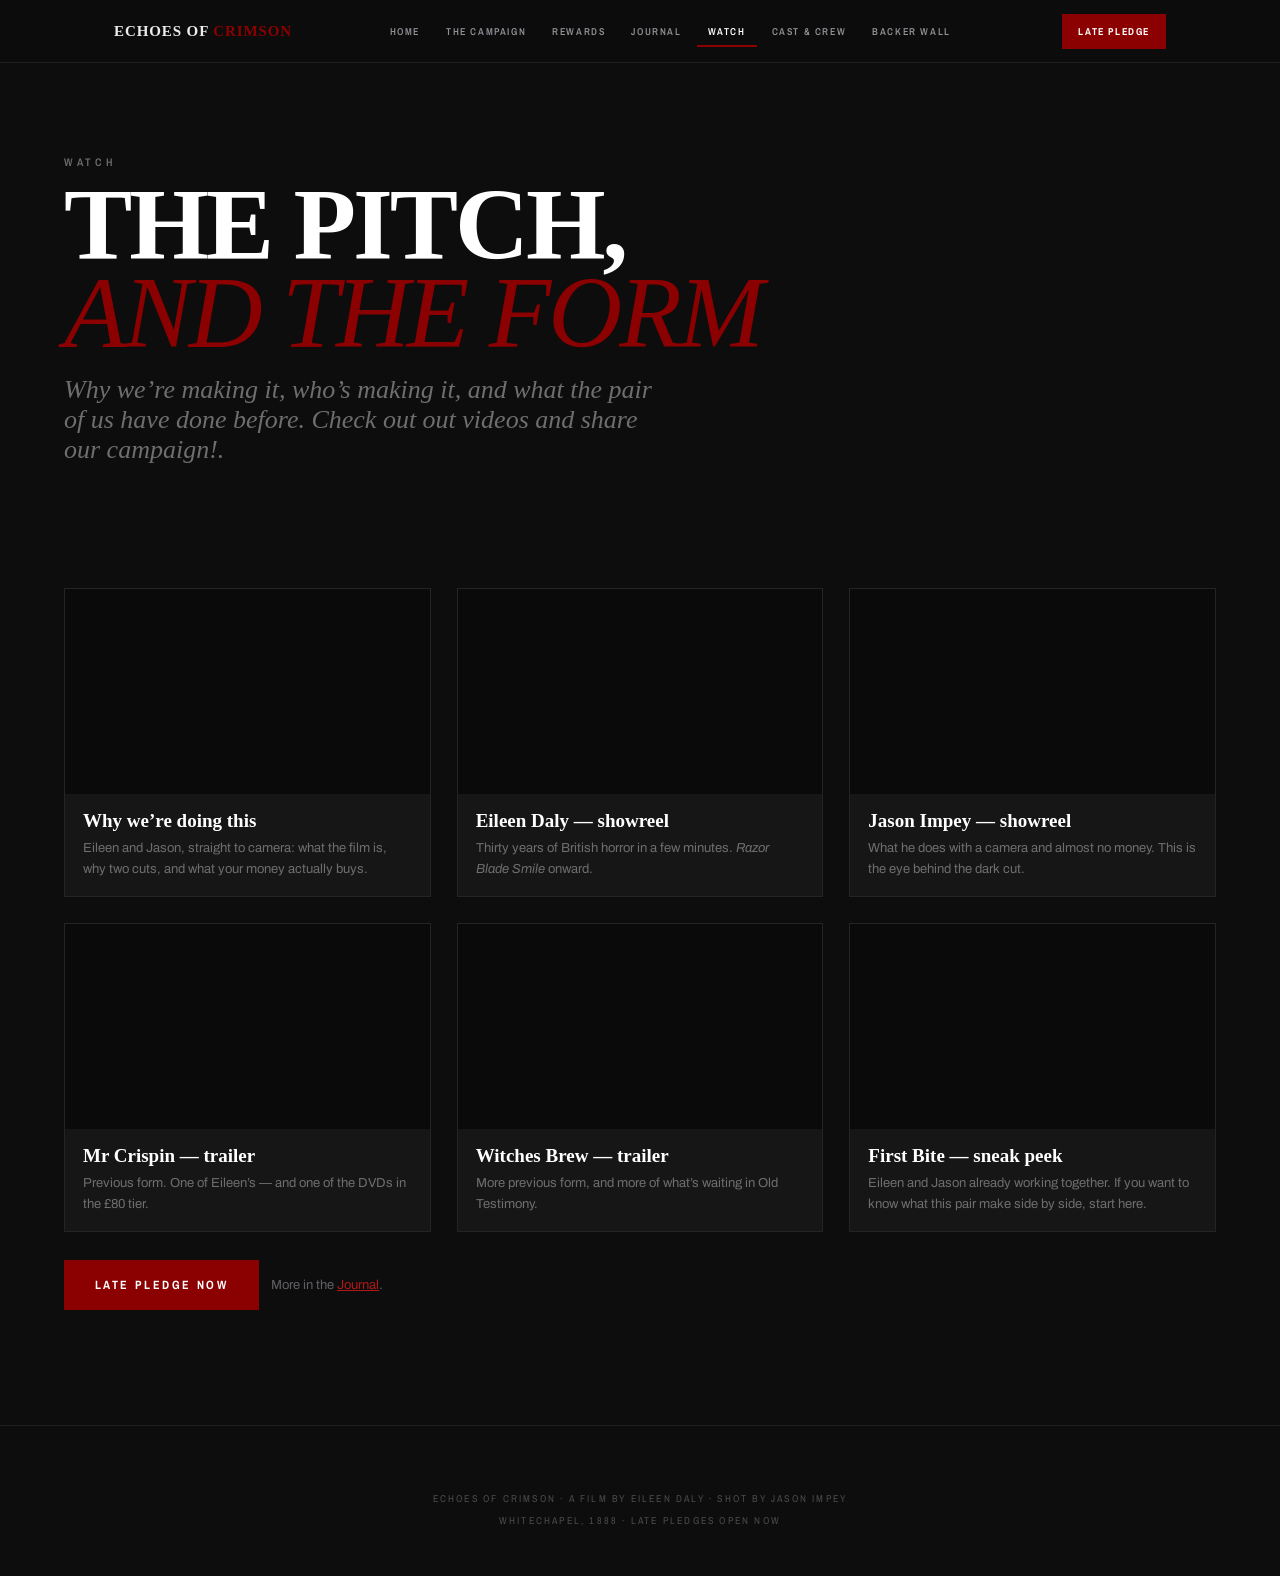
<file: watch.html>
<!DOCTYPE html>
<html lang="en">
<head>
<meta charset="utf-8">
<meta name="viewport" content="width=device-width, initial-scale=1">
<title>Watch — Echoes of Crimson</title>
<meta name="description" content="Vlogs, behind the scenes, and two trailers cut from identical footage.">
<link rel="preconnect" href="https://fonts.googleapis.com">
<link rel="preconnect" href="https://fonts.gstatic.com" crossorigin>
<link href="https://fonts.googleapis.com/css2?family=Archivo:wght@400;500;600;700&family=Archivo+Narrow:wght@400;600;700&display=swap" rel="stylesheet">
<link rel="stylesheet" href="style.css">
</head>
<body>
<nav class="nav">
  <div class="nav-in">
    <a class="mark" href="index.html">Echoes of <span>Crimson</span></a>
    <ul class="nav-links">
      <li><a href="index.html">Home</a></li>
      <li><a href="kickstarter.html">The Campaign</a></li>
      <li><a href="rewards.html">Rewards</a></li>
      <li><a href="journal.html">Journal</a></li>
      <li><a href="watch.html" aria-current="page">Watch</a></li>
      <li><a href="cast.html">Cast &amp; Crew</a></li>
      <li><a href="backers.html">Backer Wall</a></li>
    </ul>
    <div class="nav-right">
      <ul class="socials"><li data-social="instagram"></li><li data-social="tiktok"></li><li data-social="youtube"></li><li data-social="facebook"></li><li data-social="x"></li></ul>
      <a class="btn btn-ks" href="https://www.kickstarter.com/projects/echoesofcrimson/echoes-of-crimson/rewards" target="_blank" rel="noopener">Late pledge</a>
    </div>
  </div>
</nav>

<header class="phead">
  <div class="inner">
    <p class="eyebrow">Watch</p>
    <h1 class="ptitle">The pitch,<br><em>and the form</em></h1>
    <p class="plede">Why we&rsquo;re making it, who&rsquo;s making it, and what the pair of us have done before. Check out out videos and share our campaign!.</p>
  </div>
</header>

<section>
  <div class="inner">
    <div class="vids">
      <div class="vid">
        <figure>
          <div class="frame">
            <iframe src="https://www.youtube-nocookie.com/embed/UZM7Em_DopI" title="Echoes of Crimson &mdash; Kickstarter campaign video" frameborder="0" loading="lazy" allow="accelerometer; autoplay; clipboard-write; encrypted-media; gyroscope; picture-in-picture" allowfullscreen></iframe>
          </div>
          <figcaption>
            <h3>Why we&rsquo;re doing this</h3>
            <p>Eileen and Jason, straight to camera: what the film is, why two cuts, and what your money actually buys.</p>
          </figcaption>
        </figure>
      </div>
      <div class="vid">
        <figure>
          <div class="frame">
            <iframe src="https://www.youtube-nocookie.com/embed/X1HUEaMPSQw" title="Eileen Daly showreel" frameborder="0" loading="lazy" allow="accelerometer; autoplay; clipboard-write; encrypted-media; gyroscope; picture-in-picture" allowfullscreen></iframe>
          </div>
          <figcaption>
            <h3>Eileen Daly &mdash; showreel</h3>
            <p>Thirty years of British horror in a few minutes. <em>Razor Blade Smile</em> onward.</p>
          </figcaption>
        </figure>
      </div>
      <div class="vid">
        <figure>
          <div class="frame">
            <iframe src="https://www.youtube-nocookie.com/embed/l46a0otmw90" title="Jason Impey showreel" frameborder="0" loading="lazy" allow="accelerometer; autoplay; clipboard-write; encrypted-media; gyroscope; picture-in-picture" allowfullscreen></iframe>
          </div>
          <figcaption>
            <h3>Jason Impey &mdash; showreel</h3>
            <p>What he does with a camera and almost no money. This is the eye behind the dark cut.</p>
          </figcaption>
        </figure>
      </div>
      <div class="vid">
        <figure>
          <div class="frame">
            <iframe src="https://www.youtube-nocookie.com/embed/40ANuYOZzAw" title="Mr Crispin trailer" frameborder="0" loading="lazy" allow="accelerometer; autoplay; clipboard-write; encrypted-media; gyroscope; picture-in-picture" allowfullscreen></iframe>
          </div>
          <figcaption>
            <h3>Mr Crispin &mdash; trailer</h3>
            <p>Previous form. One of Eileen&rsquo;s &mdash; and one of the DVDs in the &pound;80 tier.</p>
          </figcaption>
        </figure>
      </div>
      <div class="vid">
        <figure>
          <div class="frame">
            <iframe src="https://www.youtube-nocookie.com/embed/v2OzOlIK0PI" title="Witches Brew trailer" frameborder="0" loading="lazy" allow="accelerometer; autoplay; clipboard-write; encrypted-media; gyroscope; picture-in-picture" allowfullscreen></iframe>
          </div>
          <figcaption>
            <h3>Witches Brew &mdash; trailer</h3>
            <p>More previous form, and more of what&rsquo;s waiting in Old Testimony.</p>
          </figcaption>
        </figure>
      </div>
      <div class="vid">
        <figure>
          <div class="frame">
            <iframe src="https://www.youtube-nocookie.com/embed/3Y-e115LJdY" title="First Bite sneak peek" frameborder="0" loading="lazy" allow="accelerometer; autoplay; clipboard-write; encrypted-media; gyroscope; picture-in-picture" allowfullscreen></iframe>
          </div>
          <figcaption>
            <h3>First Bite &mdash; sneak peek</h3>
            <p>Eileen and Jason already working together. If you want to know what this pair make side by side, start here.</p>
          </figcaption>
        </figure>
      </div>
    </div>

    <div class="cta-row">
      <a class="btn btn-ks btn-lg" href="https://www.kickstarter.com/projects/echoesofcrimson/echoes-of-crimson/rewards" target="_blank" rel="noopener">Late pledge now</a>
      <span class="secondary">More in the <a href="journal.html">Journal</a>.</span>
    </div>
  </div>
</section>

<!-- ══════════════════════════════════════════════════════════════
     HOW TO ADD A VIDEO
     1. Upload it to YouTube (never host video here — it will
        break, and it will be slow).
     2. On YouTube: Share → Embed → copy the <iframe> code.
     3. Above, find the video slot you want and replace the whole
        <div class="ph">...</div> with that iframe.
     4. Change the title and the line underneath it.
     It will size itself. You don't need to touch the CSS.
     ══════════════════════════════════════════════════════════════ -->
<footer>
  <ul class="footer-socials"><li data-social="instagram"></li><li data-social="tiktok"></li><li data-social="youtube"></li><li data-social="facebook"></li><li data-social="x"></li></ul>
  <p>Echoes of Crimson · A film by Eileen Daly · Shot by Jason Impey<br>Whitechapel, 1888 · Late pledges open now</p>
</footer>
<script src="site.js"></script>
</body>
</html>
</file>
<file: style.css>
:root{
  --crimson:#8B0000;
  --crimson-hot:#B01818;
  --crimson-ox:#4A0A0A;
  --black:#1A1A1A;
  --pitch:#0D0D0D;
  --panel:#161616;
  --grey:#6E6E6E;
  --grey-lt:#EDEDED;
  --white:#FFFFFF;
  --display:Georgia,"Times New Roman",serif;
  --util:"Archivo Narrow",Arial,sans-serif;
  --body:"Archivo",Helvetica,Arial,sans-serif;
  --split:50%;
  --gutter:clamp(20px,5vw,64px);
}
*{box-sizing:border-box;margin:0;padding:0}
html{scroll-behavior:smooth}
body{
  background:var(--pitch);
  color:var(--grey-lt);
  font-family:var(--body);
  -webkit-font-smoothing:antialiased;
  overflow-x:hidden;
}
::selection{background:var(--crimson);color:var(--white)}
a{color:inherit}

.eyebrow{
  font-family:var(--util);
  text-transform:uppercase;
  letter-spacing:.34em;
  font-size:11px;
  font-weight:600;
  color:var(--grey);
}

/* ---------- hero ---------- */
.hero{
  min-height:100svh;
  display:flex;flex-direction:column;justify-content:center;
  padding:110px var(--gutter) 48px;
  position:relative;
}
.hero-head{max-width:1180px;margin:0 auto;width:100%}
.rule{height:1px;background:linear-gradient(90deg,var(--crimson),#2a2a2a 60%,transparent);margin:18px 0 0}

.title{
  font-family:var(--display);
  font-weight:900;
  font-size:clamp(44px,10.5vw,150px);
  line-height:.84;
  letter-spacing:-.025em;
  color:var(--white);
  text-transform:uppercase;
  margin-top:14px;
}
.title em{
  font-style:italic;font-weight:400;
  color:var(--crimson);
  letter-spacing:-.01em;
}
.sub{
  font-family:var(--display);
  font-style:italic;
  font-size:clamp(17px,2.4vw,30px);
  color:var(--grey-lt);
  margin-top:12px;
  letter-spacing:.01em;
}

/* ---------- the split ---------- */
.split-wrap{max-width:1180px;margin:26px auto 0;width:100%}
.split{
  position:relative;
  aspect-ratio:21/9;
  min-height:230px;
  overflow:hidden;
  border:1px solid #2b2b2b;
  cursor:ew-resize;
  user-select:none;
  touch-action:none;
  background:var(--pitch);
}
.pane{position:absolute;inset:0;isolation:isolate}
.pane.eileen{z-index:1}
.pane.jason{z-index:2}

/* THE TITLE, CUT TWO WAYS — identical type, two worlds */
.scene{position:absolute;inset:0;overflow:hidden}

.field{position:absolute;inset:0}
.pane.eileen .field{
  background:
    radial-gradient(72% 96% at 50% 52%, rgba(200,30,30,.42) 0%, transparent 62%),
    url("slider-eyes.jpg") center 30% / cover no-repeat;
}
.pane.jason .field{
  background:
    radial-gradient(78% 100% at 50% 54%, rgba(60,60,66,.28) 0%, rgba(11,11,13,.62) 100%),
    url("slider-eyes.jpg") center 30% / cover no-repeat;
}

/* eileen: it splatters. jason: it doesn't. */
.splat{position:absolute;inset:0;pointer-events:none}
.splat i{
  position:absolute;border-radius:50%;
  background:#C81E1E;
  filter:blur(.4px);
}
.pane.jason .splat{opacity:.5;filter:grayscale(1) brightness(.4)}
.splat i:nth-child(1){left:12%;top:22%;width:15px;height:19px;transform:rotate(18deg)}
.splat i:nth-child(2){left:19%;top:64%;width:8px;height:8px}
.splat i:nth-child(3){left:80%;top:26%;width:11px;height:14px;transform:rotate(-24deg)}
.splat i:nth-child(4){left:88%;top:58%;width:19px;height:12px;transform:rotate(12deg)}
.splat i:nth-child(5){left:31%;top:13%;width:6px;height:6px}
.splat i:nth-child(6){left:66%;top:82%;width:9px;height:11px}
.splat i:nth-child(7){left:47%;top:8%;width:5px;height:7px}
.splat i:nth-child(8){left:73%;top:70%;width:4px;height:4px}

.titleblock{
  position:absolute;inset:0;
  display:flex;flex-direction:column;justify-content:center;
  padding:0 clamp(14px,3.5vw,52px);
  font-family:var(--display);
  font-weight:900;
  text-transform:uppercase;
  line-height:.82;
  letter-spacing:-.03em;
  font-size:clamp(34px,8.6vw,124px);
  z-index:2;
}
.titleblock .of{
  font-style:italic;font-weight:400;
  font-size:.42em;letter-spacing:.02em;
  text-transform:lowercase;
  padding-left:.06em;
}
.titleblock .l2{font-style:italic;font-weight:400;letter-spacing:-.012em;padding-left:.06em}

.pane.eileen .titleblock{
  color:#F2E9DC;
  text-shadow:0 0 34px rgba(200,30,30,.5), 0 5px 0 rgba(0,0,0,.42);
}
.pane.eileen .titleblock .of{color:#B01818}
.pane.jason .titleblock{
  color:#E9E9EC;
  text-shadow:0 0 40px rgba(0,0,0,.9);
}
.pane.jason .titleblock .of{color:#75757c}

/* it drips off the letters. only on her side. */
.drips{position:absolute;inset:0;z-index:3;pointer-events:none}
.drips i{
  position:absolute;width:3px;background:#C81E1E;border-radius:0 0 3px 3px;
}
.drips i::after{
  content:"";position:absolute;left:50%;bottom:-4px;
  transform:translateX(-50%);
  width:6px;height:6px;border-radius:50%;background:#C81E1E;
}
.pane.jason .drips{opacity:.45;filter:grayscale(1) brightness(.35)}
.drips i:nth-child(1){left:9%;top:56%;height:15%}
.drips i:nth-child(2){left:23%;top:58%;height:9%}
.drips i:nth-child(3){left:41%;top:57%;height:20%}
.drips i:nth-child(4){left:58%;top:59%;height:11%}
.drips i:nth-child(5){left:76%;top:56%;height:17%}

.fog{
  position:absolute;left:-30%;right:-30%;bottom:-14%;height:58%;z-index:1;
  background:radial-gradient(56% 100% at 50% 100%, rgba(220,220,232,.30), transparent 74%);
  filter:blur(28px);
  animation:drift 26s ease-in-out infinite alternate;
}
.fog.b{
  bottom:-20%;height:46%;opacity:.5;
  animation-duration:37s;animation-direction:alternate-reverse;
  background:radial-gradient(46% 100% at 38% 100%, rgba(190,190,205,.34), transparent 76%);
}
@keyframes drift{from{transform:translateX(-4%)}to{transform:translateX(4%)}}

.vig{
  position:absolute;inset:0;z-index:4;
  background:radial-gradient(84% 86% at 50% 50%, transparent 46%, rgba(0,0,0,.78) 100%);
}
.grain{
  position:absolute;inset:0;z-index:5;opacity:.13;mix-blend-mode:overlay;pointer-events:none;
  background-image:url("data:image/svg+xml,%3Csvg xmlns='http://www.w3.org/2000/svg' width='140' height='140'%3E%3Cfilter id='n'%3E%3CfeTurbulence type='fractalNoise' baseFrequency='.85' numOctaves='3'/%3E%3C/filter%3E%3Crect width='140' height='140' filter='url(%23n)'/%3E%3C/svg%3E");
}

/* the slider: her colour  ->  his black */
.pane.jason .scene{filter:grayscale(1) contrast(1.22)}
.pane.jason{clip-path:inset(0 0 0 var(--split))}

/* labels */
.tag{
  position:absolute;bottom:0;
  font-family:var(--util);text-transform:uppercase;
  letter-spacing:.22em;font-size:10px;font-weight:700;
  padding:9px 13px;color:var(--white);
  z-index:4;white-space:nowrap;
}
.tag.l{left:0;background:var(--crimson-hot)}
.tag.r{right:0;background:#111114;color:#d8d8dc;border:1px solid #34343c;border-right:0;border-bottom:0}

.handle{
  position:absolute;top:0;bottom:0;left:var(--split);
  width:2px;background:var(--grey-lt);
  transform:translateX(-1px);z-index:5;
  box-shadow:0 0 22px rgba(0,0,0,.9);
}
.grip{
  position:absolute;top:50%;left:50%;
  transform:translate(-50%,-50%);
  width:44px;height:44px;border-radius:50%;
  background:var(--grey-lt);
  display:grid;place-items:center;
  color:var(--black);font-size:13px;letter-spacing:-2px;
  box-shadow:0 0 0 1px rgba(0,0,0,.4),0 6px 24px rgba(0,0,0,.7);
}
.split:focus-visible{outline:2px solid var(--crimson-hot);outline-offset:3px}

.hint{
  display:flex;justify-content:space-between;align-items:baseline;
  margin-top:12px;gap:16px;flex-wrap:wrap;
}
.hint p{font-family:var(--util);text-transform:uppercase;letter-spacing:.2em;font-size:10px;color:var(--grey)}

.thesis{
  max-width:1180px;margin:44px auto 0;width:100%;
  font-family:var(--display);
  font-size:clamp(21px,3.4vw,44px);
  line-height:1.24;color:var(--white);font-weight:400;
  letter-spacing:-.01em;
}
.thesis b{font-weight:900;color:var(--crimson)}

/* ---------- sections ---------- */
section{padding:clamp(64px,9vw,120px) var(--gutter)}
.inner{max-width:1180px;margin:0 auto}
.h2{
  font-family:var(--display);font-weight:700;
  font-size:clamp(28px,4.4vw,58px);
  line-height:1.02;color:var(--white);letter-spacing:-.02em;
  margin-top:12px;
}

/* email — the actual job of this page */
.capture{background:var(--panel);border-top:1px solid #262626;border-bottom:1px solid #262626}
.capture .h2{max-width:16ch}
.capture p.lede{color:var(--grey);max-width:52ch;margin-top:16px;font-size:16px;line-height:1.65}
.form{display:flex;gap:10px;margin-top:26px;max-width:520px;flex-wrap:wrap}
.form input{
  flex:1 1 240px;min-width:0;
  background:var(--pitch);border:1px solid #333;color:var(--white);
  padding:15px 16px;font-family:var(--body);font-size:15px;
}
.form input::placeholder{color:#5a5a5a}
.form input:focus{outline:2px solid var(--crimson);outline-offset:-1px;border-color:transparent}
.form button{
  background:var(--crimson);color:var(--white);border:0;
  padding:15px 26px;cursor:pointer;
  font-family:var(--util);text-transform:uppercase;letter-spacing:.18em;
  font-size:11px;font-weight:700;transition:.2s;
}
.form button:hover,.form button:focus-visible{background:var(--crimson-hot)}
.note{font-size:12px;color:#565656;margin-top:14px}
.said{color:var(--crimson-hot);font-family:var(--util);text-transform:uppercase;letter-spacing:.16em;font-size:11px;margin-top:16px;min-height:14px}

/* makers */
.makers{display:grid;grid-template-columns:1fr 1fr;gap:1px;background:#262626;border:1px solid #262626;margin-top:40px}
.maker{background:var(--pitch);padding:clamp(24px,3.4vw,44px)}
.maker:first-child{border-top:3px solid var(--crimson-hot)}
.maker:last-child{border-top:3px solid var(--crimson-ox)}
.maker h3{
  font-family:var(--display);font-weight:900;
  font-size:clamp(24px,3vw,40px);color:var(--white);
  text-transform:uppercase;letter-spacing:-.02em;line-height:1;margin:10px 0 4px;
}
.role{font-family:var(--util);text-transform:uppercase;letter-spacing:.2em;font-size:10px;color:var(--crimson-hot);font-weight:700}
.maker:last-child .role{color:#8a3030}
.maker p{color:var(--grey);font-size:15px;line-height:1.7;margin-top:18px}
.creds{list-style:none;margin-top:20px;border-top:1px solid #242424;padding-top:16px}
.creds li{
  font-family:var(--util);font-size:11px;text-transform:uppercase;letter-spacing:.13em;
  color:#7d7d7d;padding:6px 0;display:flex;gap:11px;
}
.creds li::before{content:"—";color:var(--crimson);flex:none}

/* kickstarter */
.ks{background:var(--panel);border-top:1px solid #262626;text-align:center}
.ks .h2{max-width:22ch;margin-inline:auto}
.ks p{color:var(--grey);max-width:50ch;margin:18px auto 0;font-size:16px;line-height:1.65}
.when{
  font-family:var(--display);font-weight:900;
  font-size:clamp(56px,13vw,150px);line-height:.86;
  color:var(--crimson);text-transform:uppercase;letter-spacing:-.03em;
  margin-top:26px;
}
.ks-note{font-family:var(--util);text-transform:uppercase;letter-spacing:.26em;font-size:10px;color:#565656;margin-top:20px}

footer{padding:44px var(--gutter);border-top:1px solid #1f1f1f;text-align:center}
footer p{font-family:var(--util);text-transform:uppercase;letter-spacing:.22em;font-size:10px;color:#4a4a4a;line-height:2.2}

@media(max-width:760px){
  .makers{grid-template-columns:1fr}
  .split{aspect-ratio:4/3}
  .title{font-size:clamp(38px,13vw,70px)}
}
@media(prefers-reduced-motion:reduce){
  *{animation:none!important;transition:none!important}
  html{scroll-behavior:auto}
}

/* ---------- nav ---------- */
.nav{
  position:sticky;top:0;z-index:60;
  background:rgba(13,13,13,.94);
  backdrop-filter:blur(10px);
  border-bottom:1px solid #1f1f1f;
}
.nav-in{
  max-width:1180px;margin:0 auto;
  padding:0 var(--gutter);
  display:flex;align-items:center;justify-content:space-between;gap:18px;
  min-height:62px;
}
.mark{
  font-family:var(--display);font-weight:900;font-size:15px;
  letter-spacing:.06em;text-transform:uppercase;color:var(--grey-lt);
  text-decoration:none;white-space:nowrap;flex:none;
}
.mark span{color:var(--crimson)}
.nav-links{display:flex;align-items:center;gap:4px;list-style:none;flex-wrap:wrap}
.nav-links a{
  font-family:var(--util);text-transform:uppercase;letter-spacing:.16em;
  font-size:10px;font-weight:600;color:#8f8f95;text-decoration:none;
  padding:9px 11px;transition:.18s;display:block;
}
.nav-links a:hover,.nav-links a:focus-visible{color:var(--white)}
.nav-links a[aria-current="page"]{color:var(--white);box-shadow:inset 0 -2px 0 var(--crimson)}
.nav-right{display:flex;align-items:center;gap:14px;flex:none}

.socials{display:flex;gap:2px;list-style:none}
.socials a{
  display:grid;place-items:center;width:32px;height:32px;
  color:#7d7d84;transition:.18s;text-decoration:none;
}
.socials a:hover,.socials a:focus-visible{color:var(--crimson-hot)}
.socials svg{width:16px;height:16px;fill:currentColor;display:block}
.socials li.off{display:none}

.btn{
  font-family:var(--util);text-transform:uppercase;letter-spacing:.16em;
  font-size:10px;font-weight:700;text-decoration:none;
  padding:10px 15px;border:1px solid #3a3a3a;color:var(--grey-lt);
  transition:.2s;white-space:nowrap;display:inline-block;background:none;cursor:pointer;
}
.btn:hover,.btn:focus-visible{border-color:var(--crimson);background:var(--crimson);color:#fff}
.btn-ks{background:var(--crimson);border-color:var(--crimson);color:#fff}
.btn-ks:hover,.btn-ks:focus-visible{background:var(--crimson-hot);border-color:var(--crimson-hot)}
.btn-lg{font-size:12px;padding:16px 30px;letter-spacing:.2em}

@media(max-width:900px){
  .nav-in{flex-wrap:wrap;padding-top:10px;padding-bottom:10px;min-height:0}
  .nav-links{order:3;width:100%;justify-content:flex-start;gap:0;border-top:1px solid #1f1f1f;padding-top:4px;margin-top:2px}
  .nav-links a{padding:9px 10px 9px 0;margin-right:12px}
}

/* ---------- generic page head ---------- */
.phead{padding:clamp(52px,8vw,92px) var(--gutter) 0}
.phead .inner{max-width:1180px;margin:0 auto}
.ptitle{
  font-family:var(--display);font-weight:900;
  font-size:clamp(38px,8vw,104px);line-height:.86;
  color:var(--white);text-transform:uppercase;letter-spacing:-.03em;margin-top:12px;
}
.ptitle em{font-style:italic;font-weight:400;color:var(--crimson)}
.plede{
  font-family:var(--display);font-style:italic;
  font-size:clamp(16px,2.2vw,26px);color:var(--grey);
  margin-top:18px;max-width:46ch;
}

/* ---------- tiers ---------- */
.tiers{display:grid;gap:1px;background:#242424;border:1px solid #242424;margin-top:8px}
.tier{
  background:var(--pitch);padding:22px clamp(18px,2.4vw,30px);
  display:grid;grid-template-columns:110px 1fr auto;gap:22px;align-items:start;
}
.tier .amt{
  font-family:var(--display);font-weight:900;font-size:clamp(26px,3vw,40px);
  color:var(--crimson);line-height:1;letter-spacing:-.02em;
}
.tier h3{
  font-family:var(--util);text-transform:uppercase;letter-spacing:.18em;
  font-size:12px;font-weight:700;color:var(--white);
}
.tier p{color:var(--grey);font-size:14px;line-height:1.6;margin-top:8px}
.tier .lim{
  font-family:var(--util);text-transform:uppercase;letter-spacing:.14em;
  font-size:9px;color:#6a6a6a;border:1px solid #2e2e2e;padding:5px 9px;white-space:nowrap;
}
.tier.hi{background:#131013}
.tier.hi .amt{color:#E8342F}
@media(max-width:720px){
  .tier{grid-template-columns:1fr;gap:8px}
  .tier .lim{justify-self:start}
}

/* ---------- money ---------- */
.money{display:grid;grid-template-columns:repeat(auto-fit,minmax(190px,1fr));gap:1px;background:#242424;border:1px solid #242424;margin-top:8px}
.money div{background:var(--pitch);padding:22px}
.money dt{
  font-family:var(--util);text-transform:uppercase;letter-spacing:.16em;
  font-size:10px;color:#7d7d84;font-weight:600;
}
.money dd{font-family:var(--display);font-weight:700;font-size:26px;color:var(--white);margin-top:8px}
.money p{color:var(--grey);font-size:13px;line-height:1.55;margin-top:8px}

/* ---------- faq ---------- */
.faq{border-top:1px solid #242424;margin-top:8px}
.faq details{border-bottom:1px solid #242424}
.faq summary{
  cursor:pointer;padding:20px 0;list-style:none;
  font-family:var(--display);font-weight:700;font-size:clamp(17px,2vw,22px);color:var(--white);
  display:flex;justify-content:space-between;gap:18px;align-items:center;
}
.faq summary::-webkit-details-marker{display:none}
.faq summary::after{content:"+";color:var(--crimson);font-family:var(--body);font-weight:400;font-size:24px;flex:none}
.faq details[open] summary::after{content:"–"}
.faq details p{color:var(--grey);font-size:15px;line-height:1.7;padding:0 0 22px;max-width:70ch}

/* ---------- journal ---------- */
.posts{display:grid;gap:1px;background:#242424;border:1px solid #242424;margin-top:8px}
.post{background:var(--pitch);padding:clamp(22px,3vw,38px);display:grid;grid-template-columns:150px 1fr;gap:28px}
.post .meta{font-family:var(--util);text-transform:uppercase;letter-spacing:.14em;font-size:10px;color:#6a6a6a;line-height:2}
.post .meta b{display:block;color:var(--crimson);font-weight:700}
.post h2{font-family:var(--display);font-weight:700;font-size:clamp(22px,3vw,34px);color:var(--white);line-height:1.1;letter-spacing:-.01em}
.post .body{color:var(--grey);font-size:15px;line-height:1.75;margin-top:14px}
.post .body p+p{margin-top:14px}
.post .body strong{color:var(--grey-lt);font-weight:600}
@media(max-width:720px){.post{grid-template-columns:1fr;gap:10px}}

/* Journal images — capped by HEIGHT so portrait and landscape both behave.
   Change the max-height numbers below to resize. Nothing else needed. */
.shot{margin:22px 0;max-width:100%}
.shot img{
  max-width:100%;max-height:520px;
  width:auto;height:auto;display:block;
  border:1px solid #2b2b2b;border-radius:2px;
}
.shot figcaption{
  font-family:var(--util);text-transform:uppercase;letter-spacing:.12em;
  font-size:10px;color:#6a6a6a;margin-top:9px;line-height:1.6;
}
.gallery{
  display:grid;grid-template-columns:repeat(3,1fr);
  gap:10px;margin:22px 0;max-width:560px;
}
.gallery img{
  width:100%;aspect-ratio:3/4;object-fit:cover;
  display:block;border:1px solid #2b2b2b;border-radius:2px;
}
.gallery-2{grid-template-columns:repeat(2,1fr);max-width:420px}
.gallery-2 img{aspect-ratio:1/1.414}
.shot-wide{max-width:620px}
.shot-wide img{max-height:none;width:100%}
.post .body h3.sub{
  font-family:var(--display);font-weight:700;font-size:19px;
  color:var(--white);margin-top:30px;line-height:1.2;
}

@media(max-width:720px){
  .shot img{max-height:340px}
  .gallery{max-width:100%;gap:7px}
}

/* ---------- watch ---------- */
.vids{display:grid;grid-template-columns:repeat(auto-fit,minmax(310px,1fr));gap:26px;margin-top:8px}
.vid figure{border:1px solid #242424;background:var(--panel)}
.vid .frame{position:relative;aspect-ratio:16/9;background:#0a0a0a;display:grid;place-items:center}
.vid .frame iframe{position:absolute;inset:0;width:100%;height:100%;border:0}
.vid .ph{text-align:center;padding:20px}
.vid .ph span{font-family:var(--util);text-transform:uppercase;letter-spacing:.2em;font-size:10px;color:#4e4e54;display:block;line-height:2}
.vid figcaption{padding:16px 18px}
.vid h3{font-family:var(--display);font-weight:700;font-size:19px;color:var(--white)}
.vid p{color:var(--grey);font-size:13px;line-height:1.6;margin-top:6px}

/* ---------- shared bits ---------- */
.band{background:var(--panel);border-top:1px solid #262626;border-bottom:1px solid #262626}
.cta-row{display:flex;gap:12px;flex-wrap:wrap;margin-top:28px;align-items:center}
.secondary{color:#5f5f66;font-size:13px}
.secondary a{color:var(--crimson-hot)}
.footer-socials{display:flex;gap:6px;justify-content:center;margin-bottom:18px;list-style:none}
.footer-socials a{color:#5a5a60;display:grid;place-items:center;width:34px;height:34px}
.footer-socials a:hover{color:var(--crimson-hot)}
.footer-socials svg{width:17px;height:17px;fill:currentColor}
.footer-socials li.off{display:none}

/* ---------- the film (bio + posters) ---------- */
.film{border-top:1px solid #1f1f1f}
.film .h2{max-width:26ch}
.film-grid{
  display:grid;
  grid-template-columns:minmax(0,.68fr) minmax(0,1fr);
  gap:clamp(28px,4vw,56px);
  margin-top:44px;
  align-items:start;
}
.posters{display:grid;grid-template-columns:1fr 1fr;gap:14px;max-width:460px}
.poster{
  border:1px solid #2b2b2b;
  background:var(--panel);
  overflow:hidden;line-height:0;
}
.poster img{
  width:100%;aspect-ratio:9/16;
  object-fit:cover;display:block;
  transition:transform .5s ease,filter .5s ease;
  filter:saturate(.94);
}
.poster:hover img{transform:scale(1.03);filter:saturate(1.08)}
.film-copy{max-width:60ch}
.film-bio p{color:var(--grey-lt);font-size:16px;line-height:1.72}
.film-bio p+p{margin-top:16px}
.film-ask{
  color:var(--grey);font-size:15px;line-height:1.65;
  margin-top:28px;padding-top:22px;
  border-top:1px solid #242424;max-width:54ch;
}
.film .cta-row{margin-top:22px}
@media(max-width:860px){
  .film-grid{grid-template-columns:1fr}
  .film-copy{max-width:none}
}
</file>
